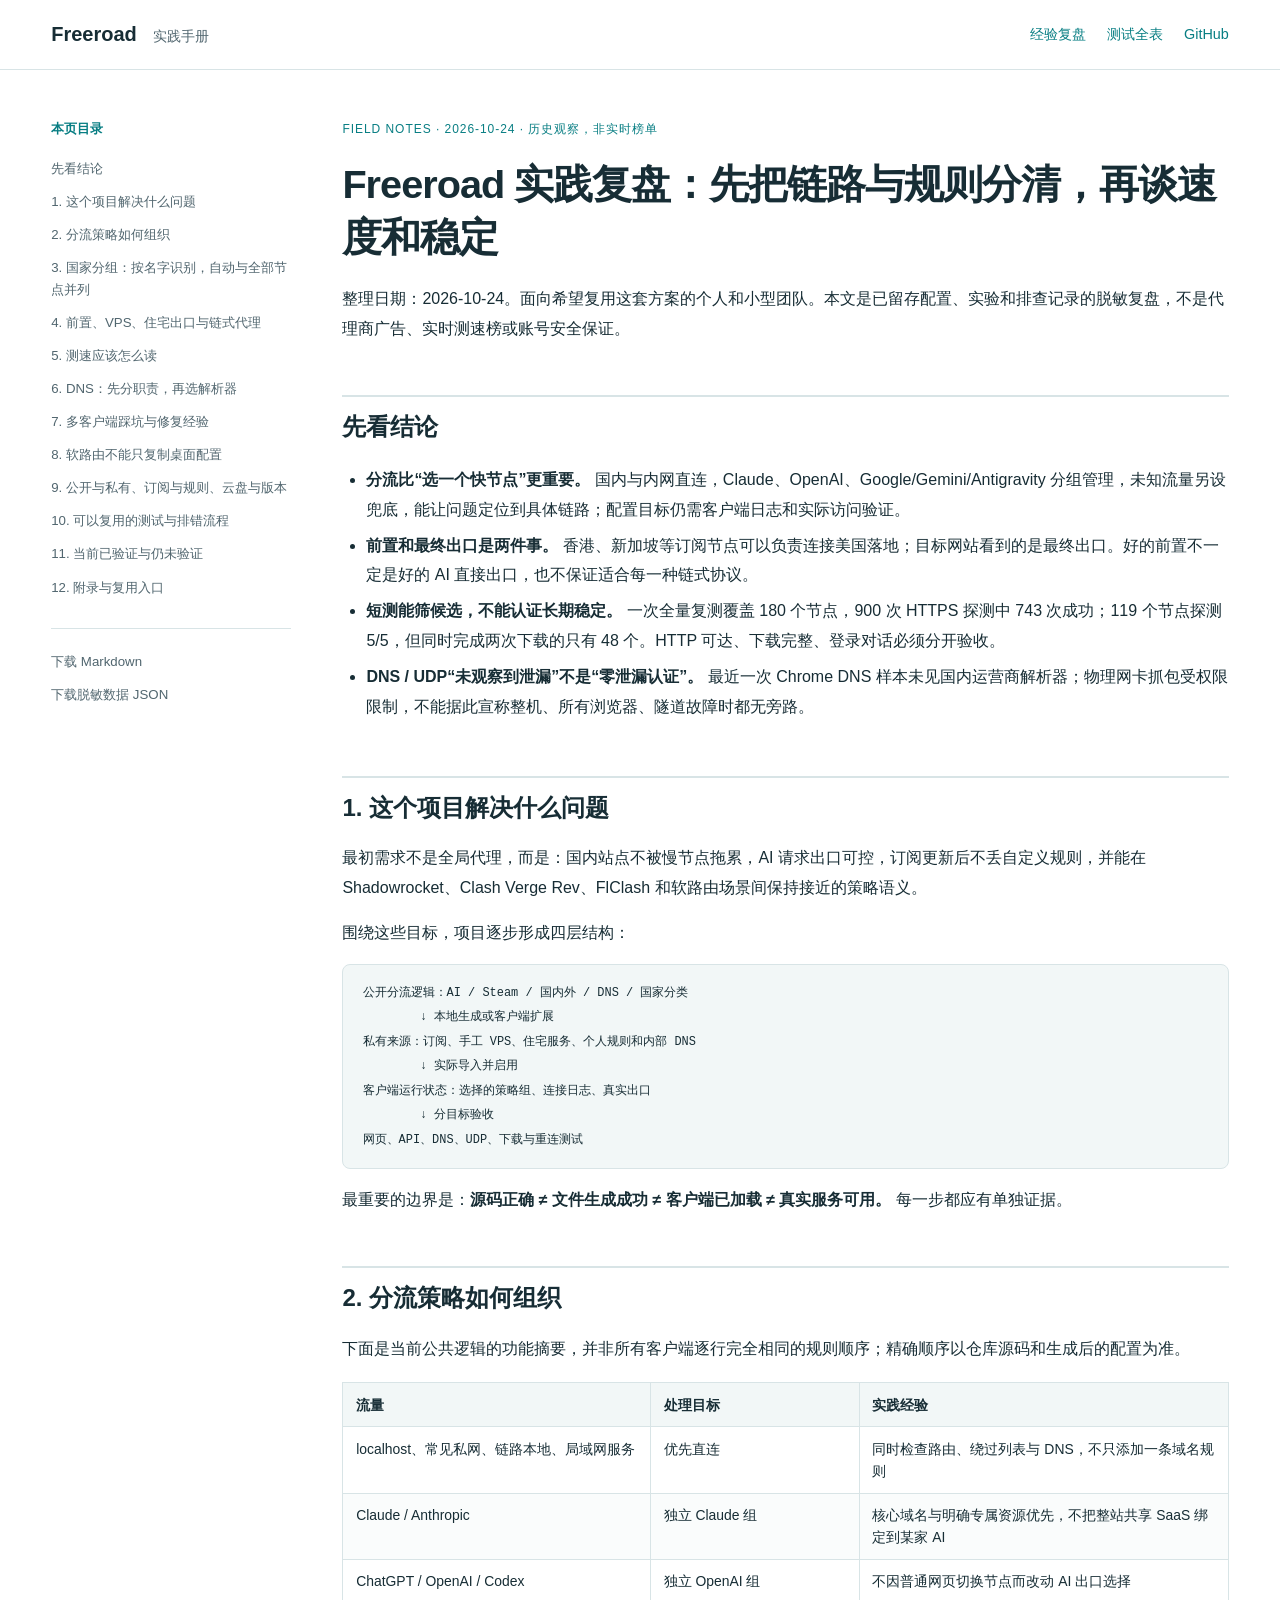
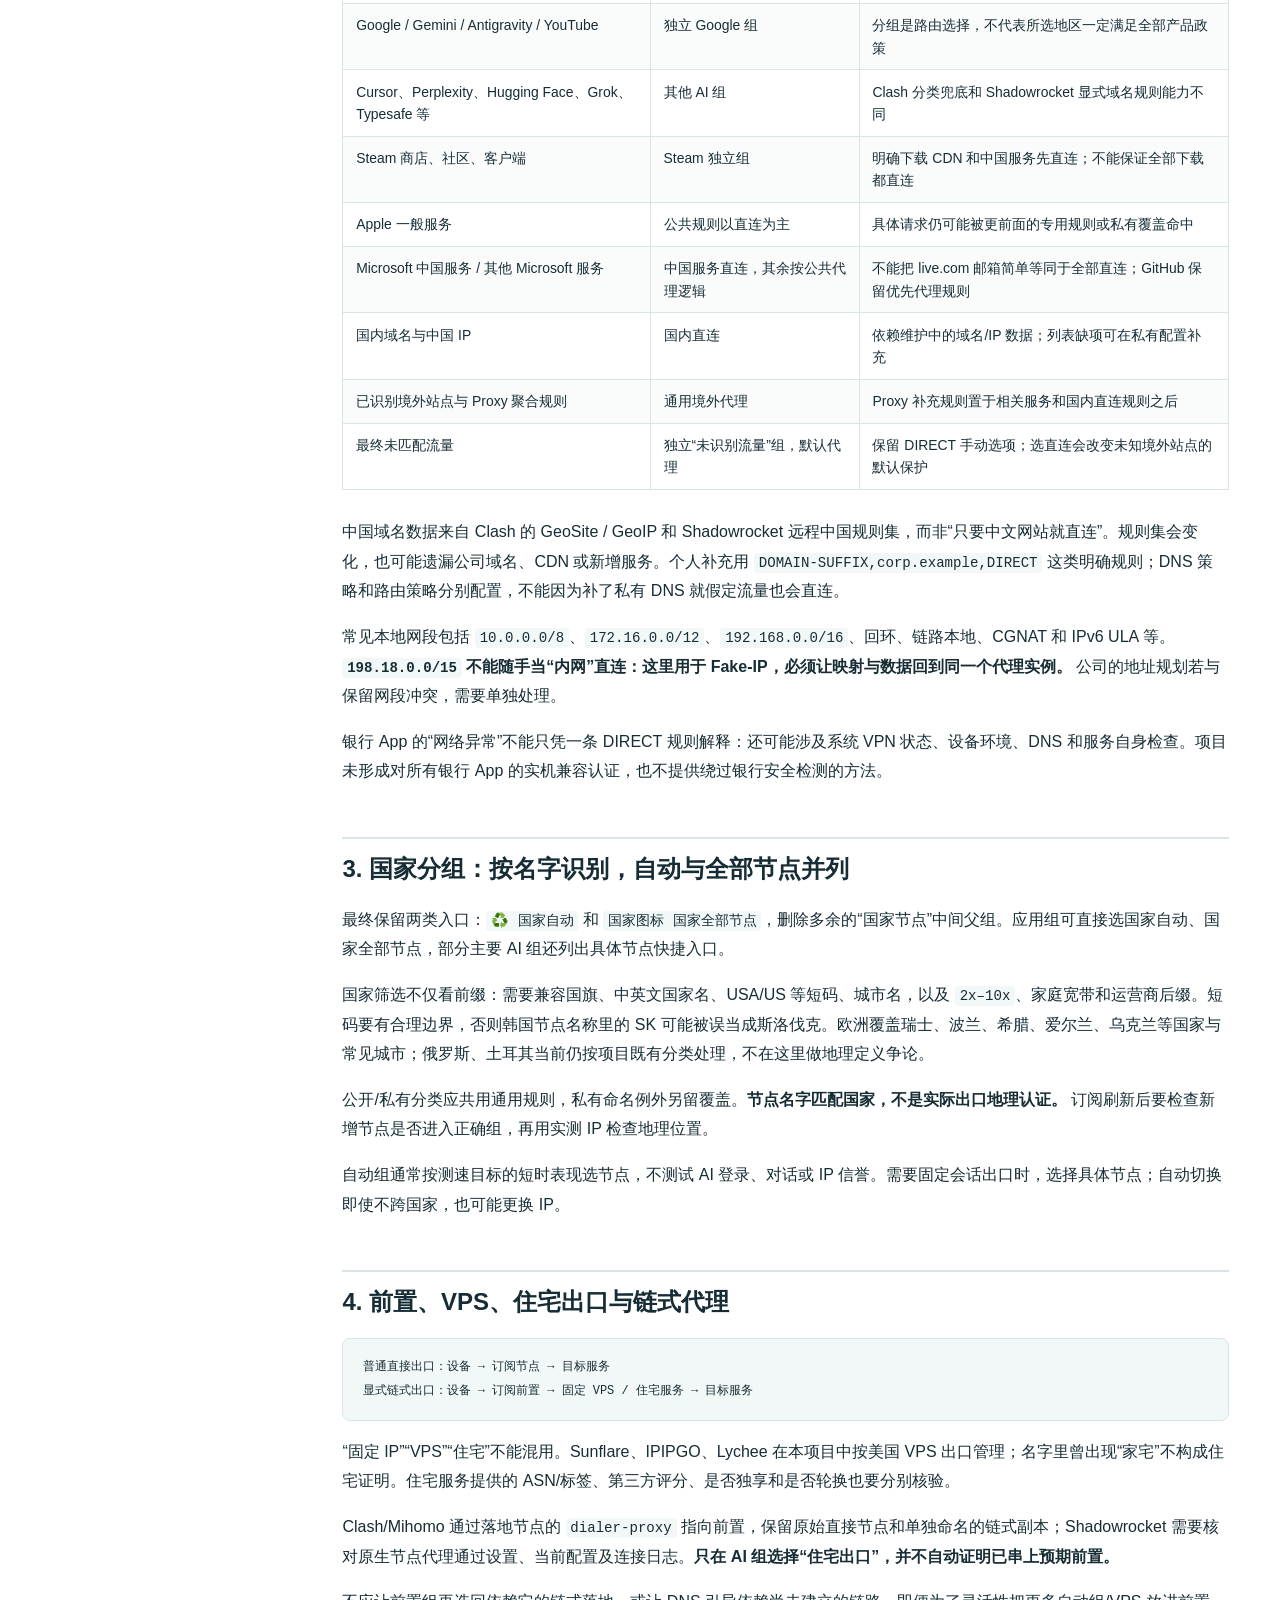
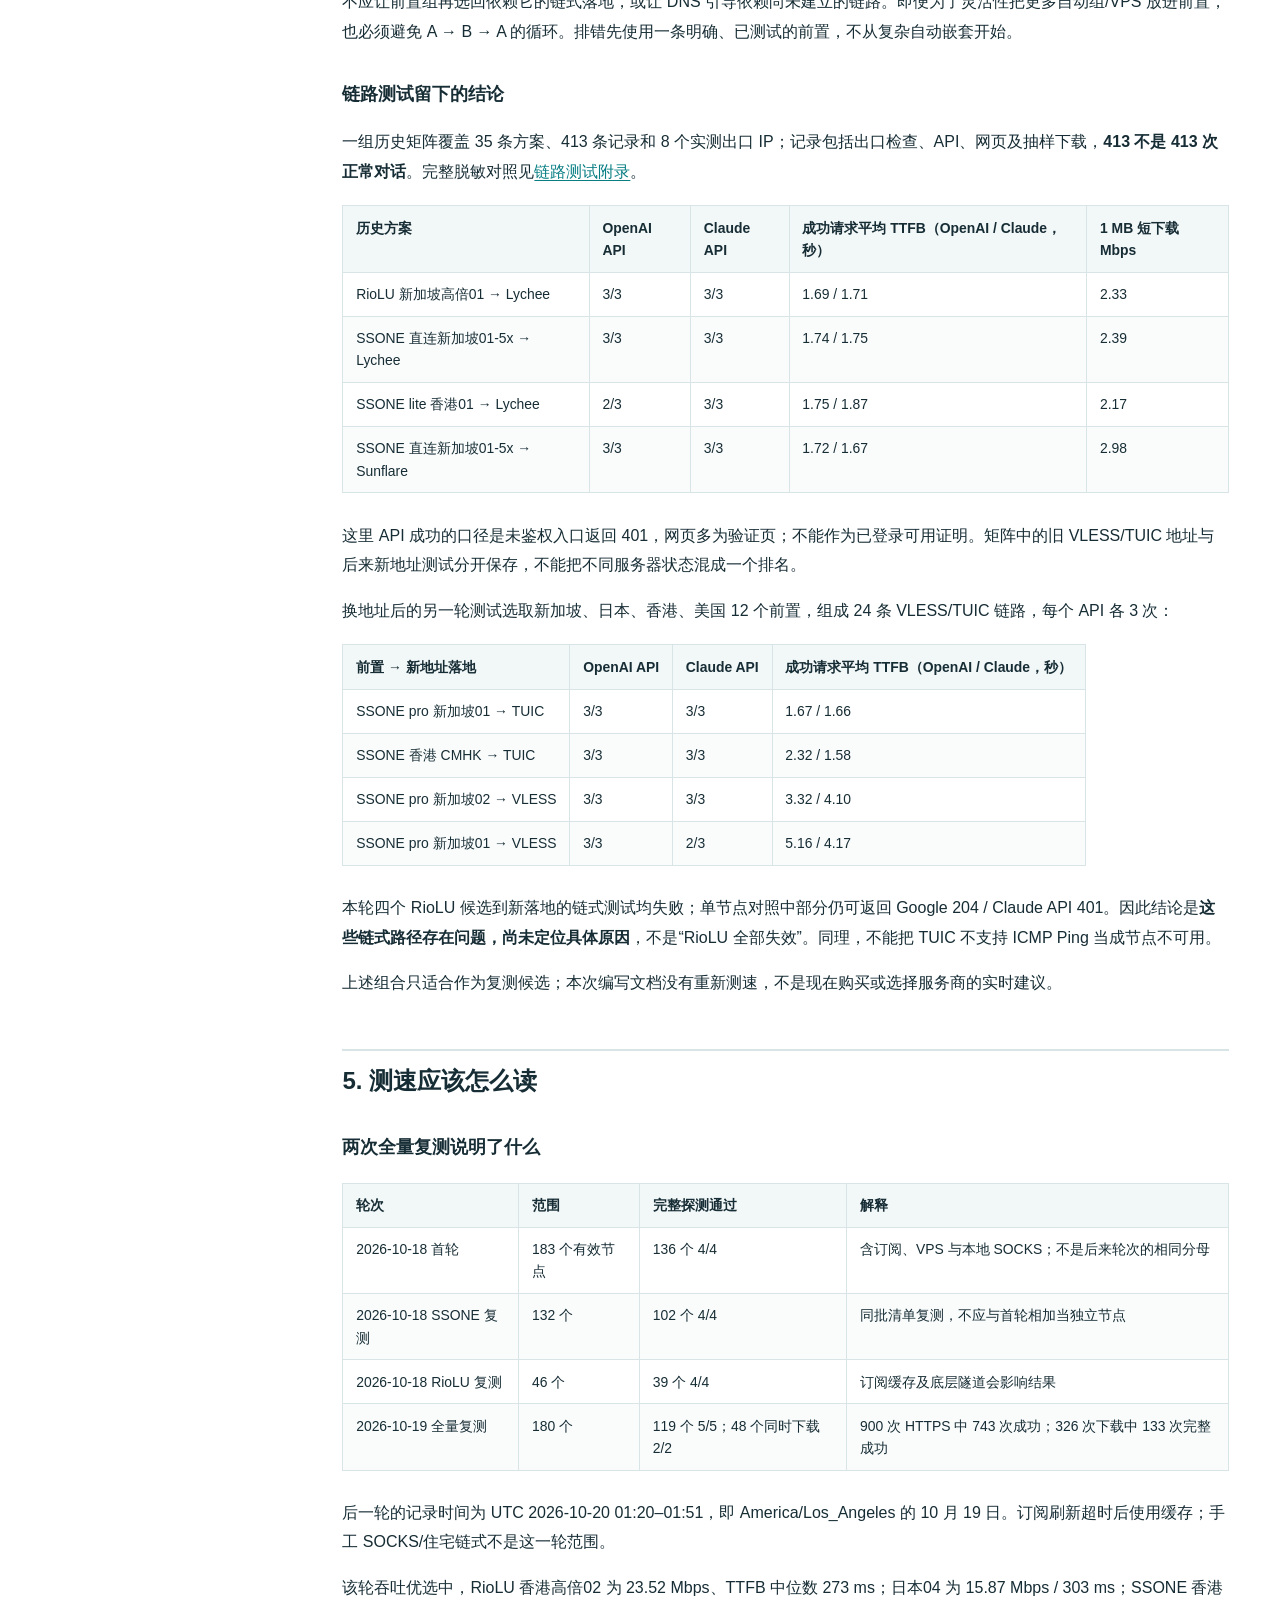
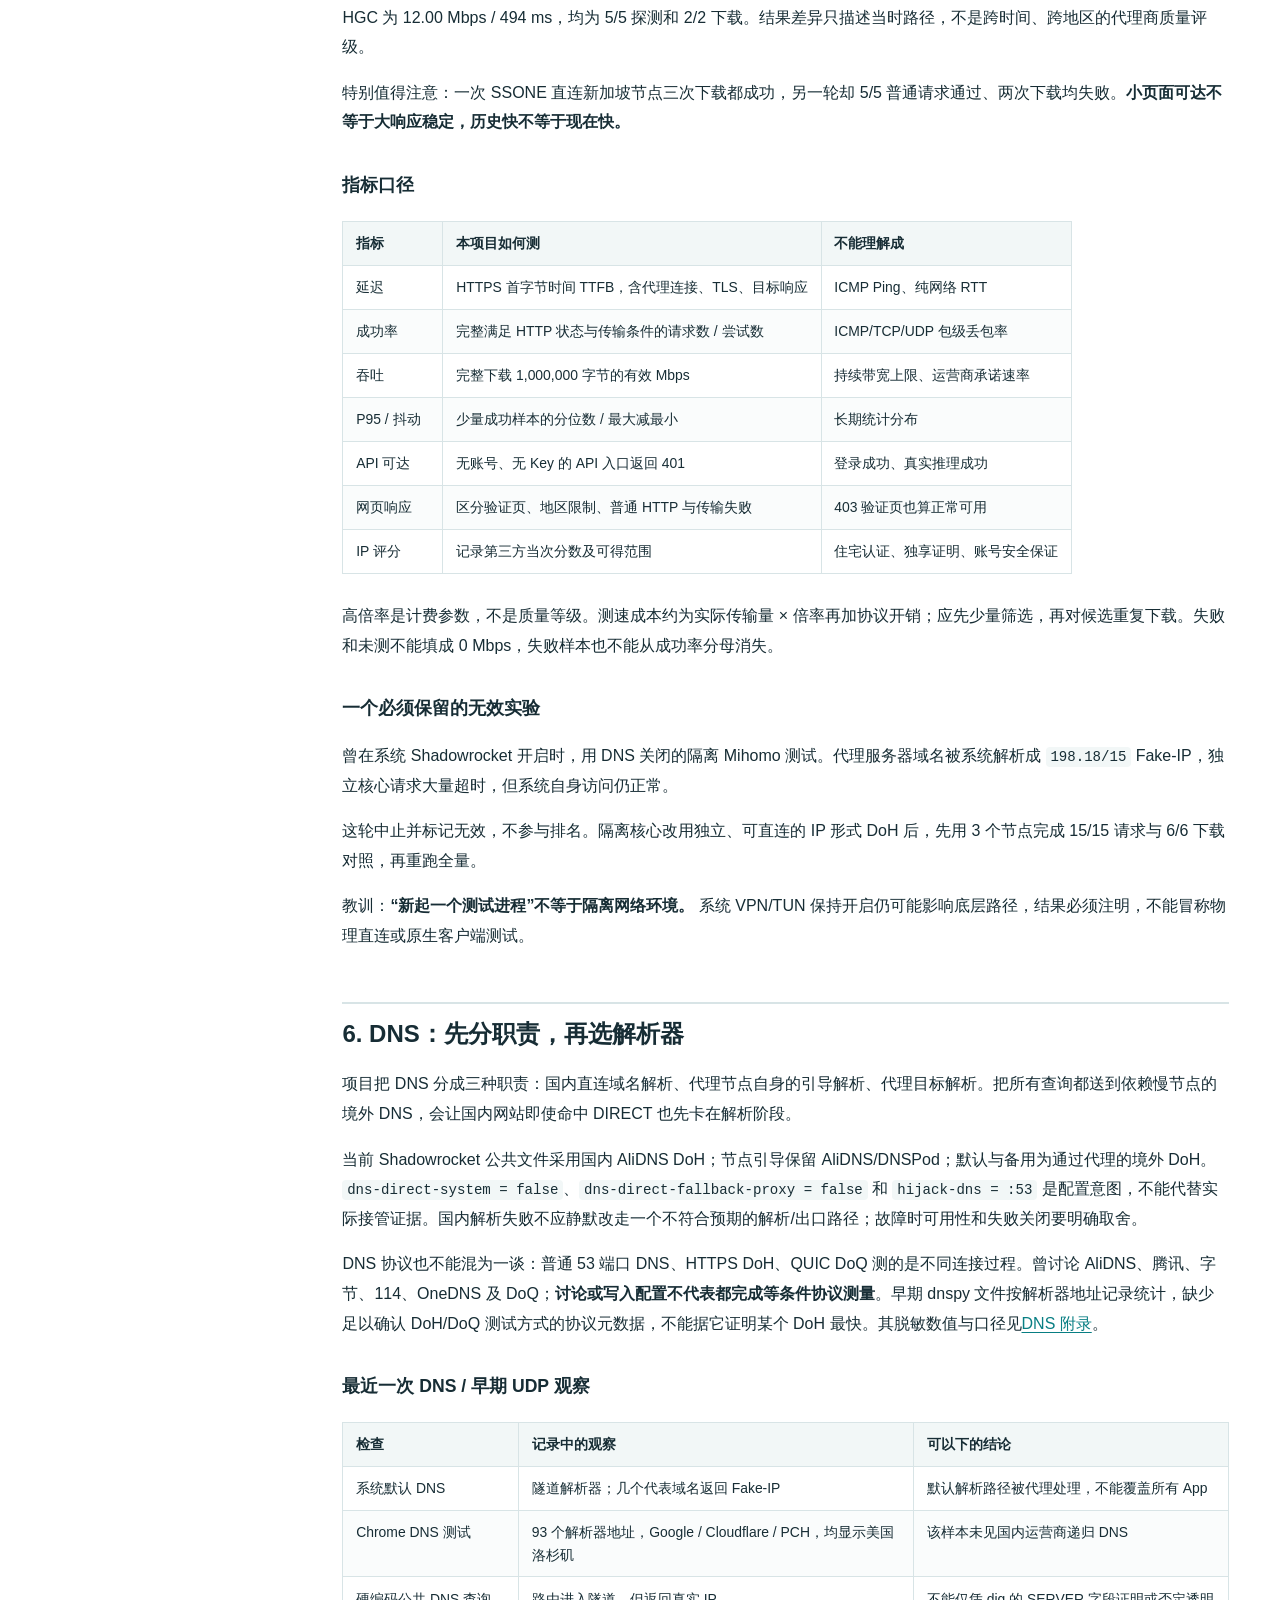
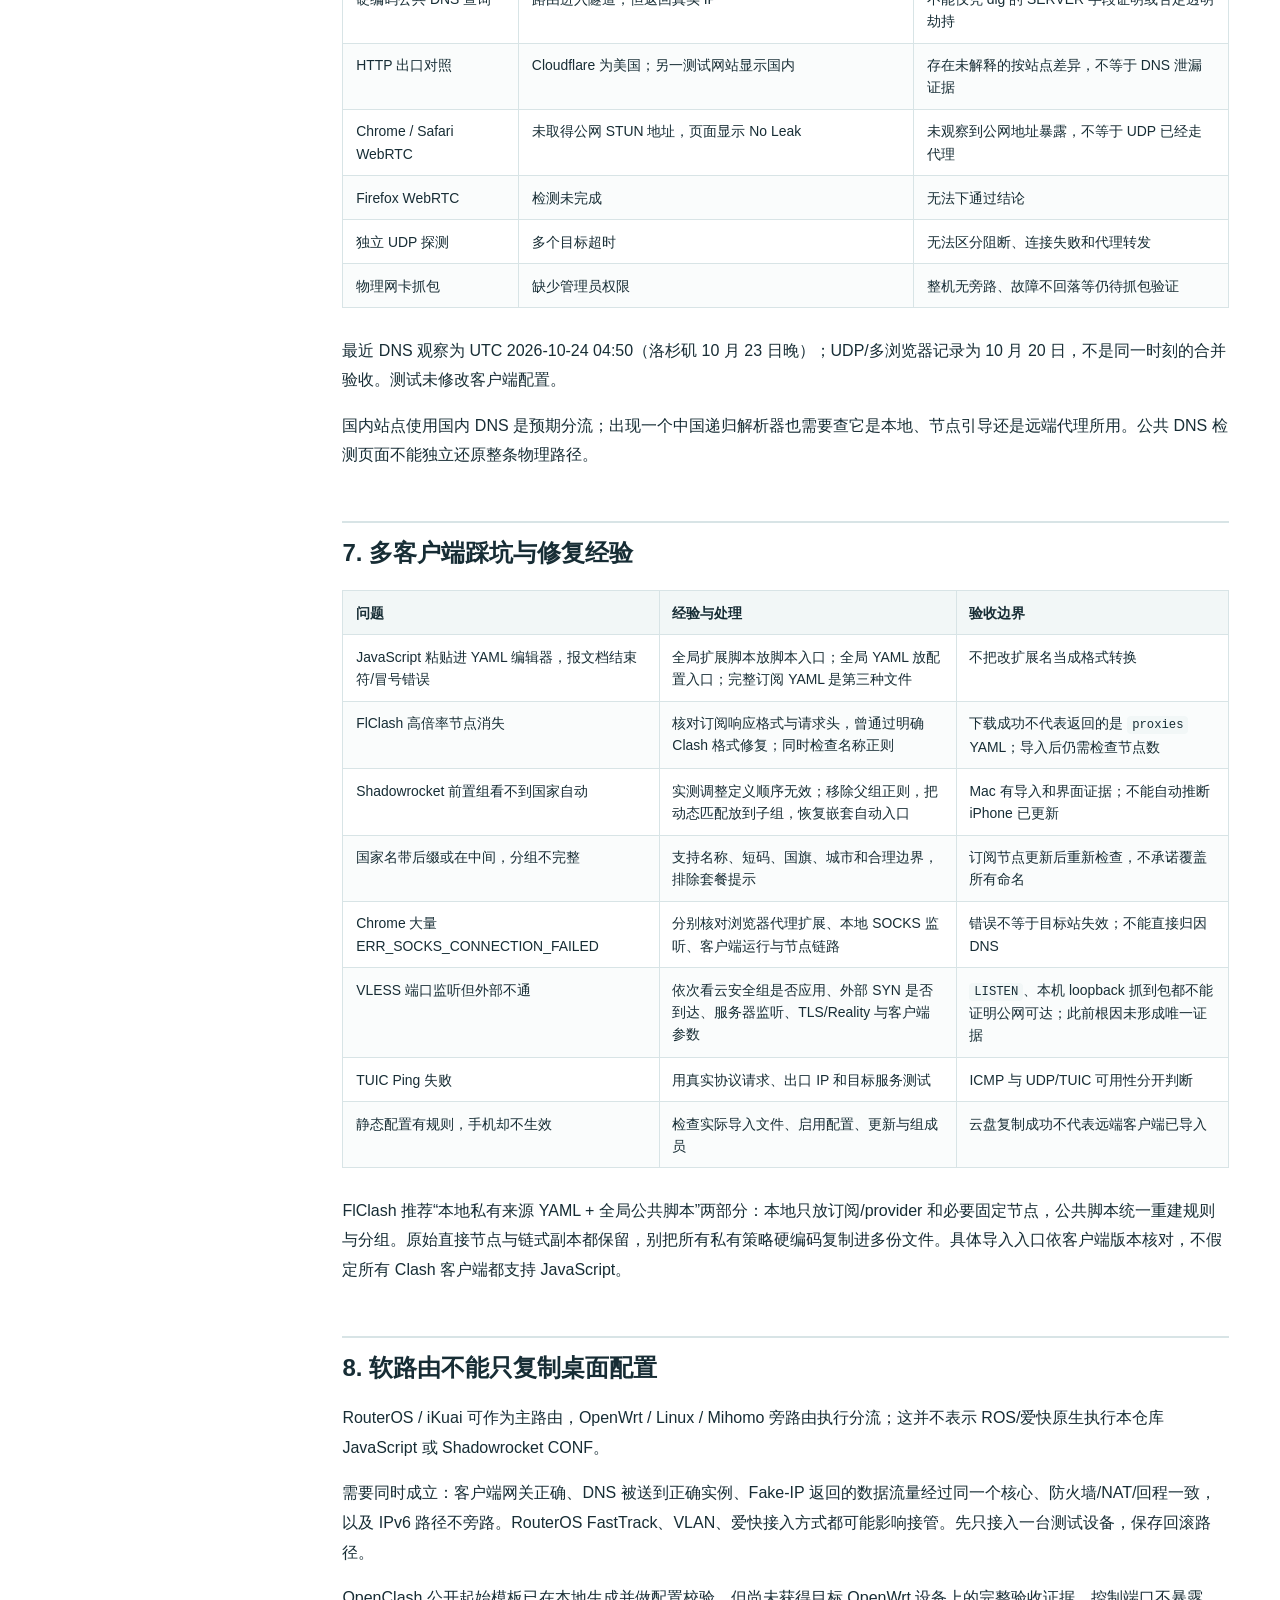
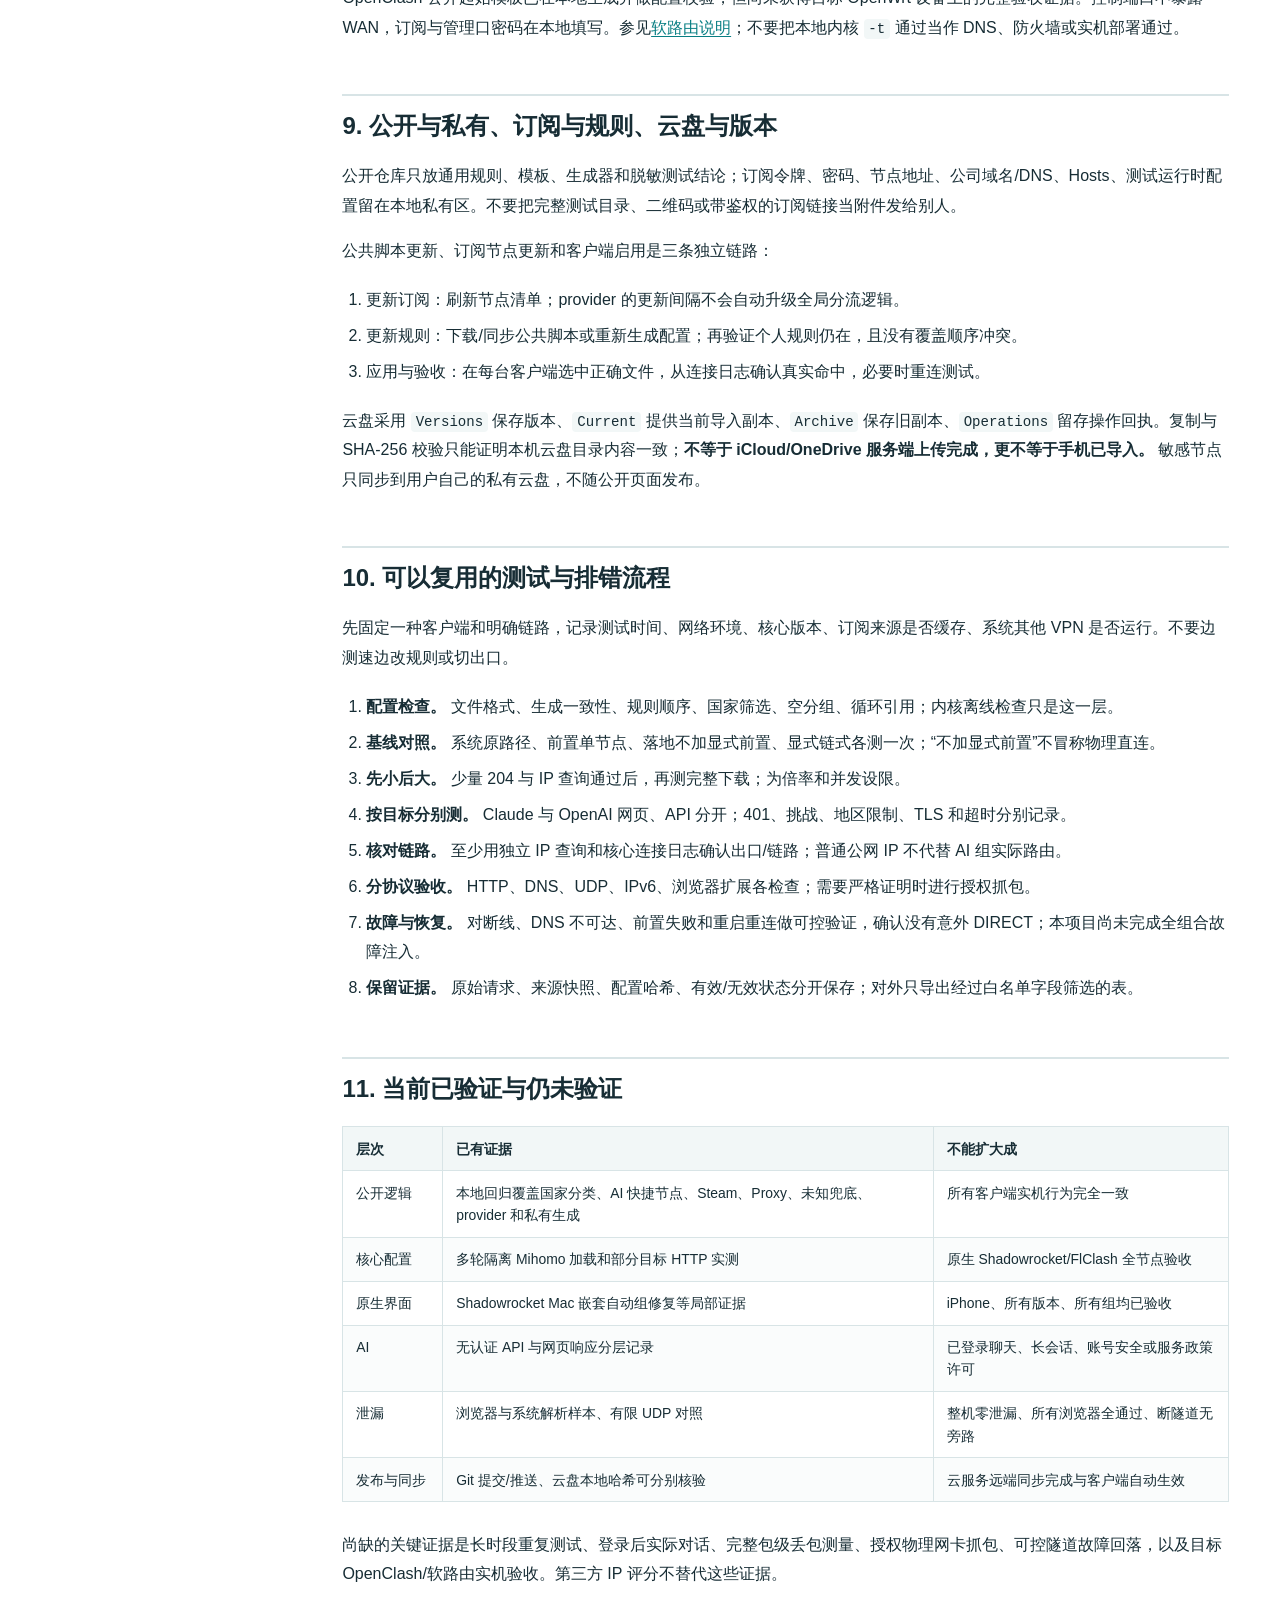
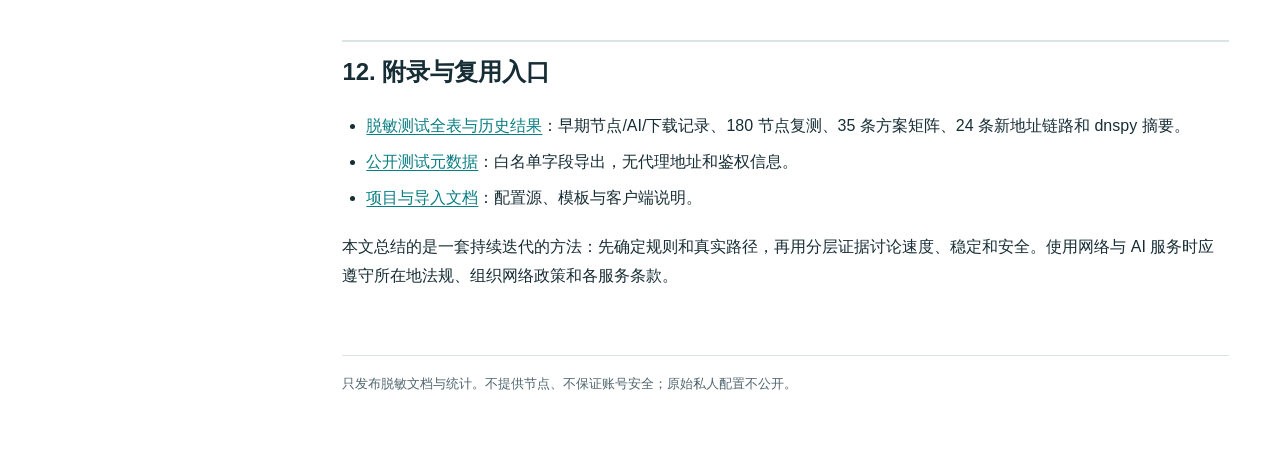
<file: index.html>
<!doctype html>
<html lang="zh-CN"><head><meta charset="utf-8"><meta name="viewport" content="width=device-width,initial-scale=1">
<meta name="description" content="Freeroad 多客户端分流、链式出口、DNS 与测试经验的脱敏复盘；区分真实观测与待验证结论。">
<title>Freeroad 实践复盘</title><link rel="stylesheet" href="./style.css"></head>
<body><header><a class="brand" href="./index.html">Freeroad <span>实践手册</span></a><nav aria-label="文档导航"><a href="./index.html">经验复盘</a><a href="./test-results.html">测试全表</a><a href="https://github.com/wikieden/freeroad">GitHub</a></nav></header>
<div class="shell"><aside aria-label="本页目录"><div class="aside-title">本页目录</div><a href="#先看结论">先看结论</a><a href="#1-这个项目解决什么问题">1. 这个项目解决什么问题</a><a href="#2-分流策略如何组织">2. 分流策略如何组织</a><a href="#3-国家分组按名字识别自动与全部节点并列">3. 国家分组：按名字识别，自动与全部节点并列</a><a href="#4-前置vps住宅出口与链式代理">4. 前置、VPS、住宅出口与链式代理</a><a href="#5-测速应该怎么读">5. 测速应该怎么读</a><a href="#6-dns先分职责再选解析器">6. DNS：先分职责，再选解析器</a><a href="#7-多客户端踩坑与修复经验">7. 多客户端踩坑与修复经验</a><a href="#8-软路由不能只复制桌面配置">8. 软路由不能只复制桌面配置</a><a href="#9-公开与私有订阅与规则云盘与版本">9. 公开与私有、订阅与规则、云盘与版本</a><a href="#10-可以复用的测试与排错流程">10. 可以复用的测试与排错流程</a><a href="#11-当前已验证与仍未验证">11. 当前已验证与仍未验证</a><a href="#12-附录与复用入口">12. 附录与复用入口</a><div class="downloads"><a href="./field-notes.md" download>下载 Markdown</a><a href="./evidence/public-test-data.json" download>下载脱敏数据 JSON</a></div></aside>
<main><div class="eyebrow">FIELD NOTES · 2026-10-24 · 历史观察，非实时榜单</div><article><h1 id="freeroad-实践复盘先把链路与规则分清再谈速度和稳定">Freeroad 实践复盘：先把链路与规则分清，再谈速度和稳定</h1>
<p dir="auto">整理日期：2026-10-24。面向希望复用这套方案的个人和小型团队。本文是已留存配置、实验和排查记录的脱敏复盘，不是代理商广告、实时测速榜或账号安全保证。</p>
<h2 id="先看结论">先看结论</h2>
<ul dir="auto">
<li><strong>分流比“选一个快节点”更重要。</strong> 国内与内网直连，Claude、OpenAI、Google/Gemini/Antigravity 分组管理，未知流量另设兜底，能让问题定位到具体链路；配置目标仍需客户端日志和实际访问验证。</li>
<li><strong>前置和最终出口是两件事。</strong> 香港、新加坡等订阅节点可以负责连接美国落地；目标网站看到的是最终出口。好的前置不一定是好的 AI 直接出口，也不保证适合每一种链式协议。</li>
<li><strong>短测能筛候选，不能认证长期稳定。</strong> 一次全量复测覆盖 180 个节点，900 次 HTTPS 探测中 743 次成功；119 个节点探测 5/5，但同时完成两次下载的只有 48 个。HTTP 可达、下载完整、登录对话必须分开验收。</li>
<li><strong>DNS / UDP“未观察到泄漏”不是“零泄漏认证”。</strong> 最近一次 Chrome DNS 样本未见国内运营商解析器；物理网卡抓包受权限限制，不能据此宣称整机、所有浏览器、隧道故障时都无旁路。</li>
</ul>
<h2 id="1-这个项目解决什么问题">1. 这个项目解决什么问题</h2>
<p dir="auto">最初需求不是全局代理，而是：国内站点不被慢节点拖累，AI 请求出口可控，订阅更新后不丢自定义规则，并能在 Shadowrocket、Clash Verge Rev、FlClash 和软路由场景间保持接近的策略语义。</p>
<p dir="auto">围绕这些目标，项目逐步形成四层结构：</p>
<pre lang="text" class="notranslate"><code class="notranslate">公开分流逻辑：AI / Steam / 国内外 / DNS / 国家分类
        ↓ 本地生成或客户端扩展
私有来源：订阅、手工 VPS、住宅服务、个人规则和内部 DNS
        ↓ 实际导入并启用
客户端运行状态：选择的策略组、连接日志、真实出口
        ↓ 分目标验收
网页、API、DNS、UDP、下载与重连测试
</code></pre>
<p dir="auto">最重要的边界是：<strong>源码正确 ≠ 文件生成成功 ≠ 客户端已加载 ≠ 真实服务可用。</strong> 每一步都应有单独证据。</p>
<h2 id="2-分流策略如何组织">2. 分流策略如何组织</h2>
<p dir="auto">下面是当前公共逻辑的功能摘要，并非所有客户端逐行完全相同的规则顺序；精确顺序以仓库源码和生成后的配置为准。</p>
<markdown-accessiblity-table><table role="table">
<thead>
<tr>
<th>流量</th>
<th>处理目标</th>
<th>实践经验</th>
</tr>
</thead>
<tbody>
<tr>
<td>localhost、常见私网、链路本地、局域网服务</td>
<td>优先直连</td>
<td>同时检查路由、绕过列表与 DNS，不只添加一条域名规则</td>
</tr>
<tr>
<td>Claude / Anthropic</td>
<td>独立 Claude 组</td>
<td>核心域名与明确专属资源优先，不把整站共享 SaaS 绑定到某家 AI</td>
</tr>
<tr>
<td>ChatGPT / OpenAI / Codex</td>
<td>独立 OpenAI 组</td>
<td>不因普通网页切换节点而改动 AI 出口选择</td>
</tr>
<tr>
<td>Google / Gemini / Antigravity / YouTube</td>
<td>独立 Google 组</td>
<td>分组是路由选择，不代表所选地区一定满足全部产品政策</td>
</tr>
<tr>
<td>Cursor、Perplexity、Hugging Face、Grok、Typesafe 等</td>
<td>其他 AI 组</td>
<td>Clash 分类兜底和 Shadowrocket 显式域名规则能力不同</td>
</tr>
<tr>
<td>Steam 商店、社区、客户端</td>
<td>Steam 独立组</td>
<td>明确下载 CDN 和中国服务先直连；不能保证全部下载都直连</td>
</tr>
<tr>
<td>Apple 一般服务</td>
<td>公共规则以直连为主</td>
<td>具体请求仍可能被更前面的专用规则或私有覆盖命中</td>
</tr>
<tr>
<td>Microsoft 中国服务 / 其他 Microsoft 服务</td>
<td>中国服务直连，其余按公共代理逻辑</td>
<td>不能把 live.com 邮箱简单等同于全部直连；GitHub 保留优先代理规则</td>
</tr>
<tr>
<td>国内域名与中国 IP</td>
<td>国内直连</td>
<td>依赖维护中的域名/IP 数据；列表缺项可在私有配置补充</td>
</tr>
<tr>
<td>已识别境外站点与 Proxy 聚合规则</td>
<td>通用境外代理</td>
<td>Proxy 补充规则置于相关服务和国内直连规则之后</td>
</tr>
<tr>
<td>最终未匹配流量</td>
<td>独立“未识别流量”组，默认代理</td>
<td>保留 DIRECT 手动选项；选直连会改变未知境外站点的默认保护</td>
</tr>
</tbody>
</table></markdown-accessiblity-table>
<p dir="auto">中国域名数据来自 Clash 的 GeoSite / GeoIP 和 Shadowrocket 远程中国规则集，而非“只要中文网站就直连”。规则集会变化，也可能遗漏公司域名、CDN 或新增服务。个人补充用 <code class="notranslate">DOMAIN-SUFFIX,corp.example,DIRECT</code> 这类明确规则；DNS 策略和路由策略分别配置，不能因为补了私有 DNS 就假定流量也会直连。</p>
<p dir="auto">常见本地网段包括 <code class="notranslate">10.0.0.0/8</code>、<code class="notranslate">172.16.0.0/12</code>、<code class="notranslate">192.168.0.0/16</code>、回环、链路本地、CGNAT 和 IPv6 ULA 等。<strong><code class="notranslate">198.18.0.0/15</code> 不能随手当“内网”直连：这里用于 Fake-IP，必须让映射与数据回到同一个代理实例。</strong> 公司的地址规划若与保留网段冲突，需要单独处理。</p>
<p dir="auto">银行 App 的“网络异常”不能只凭一条 DIRECT 规则解释：还可能涉及系统 VPN 状态、设备环境、DNS 和服务自身检查。项目未形成对所有银行 App 的实机兼容认证，也不提供绕过银行安全检测的方法。</p>
<h2 id="3-国家分组按名字识别自动与全部节点并列">3. 国家分组：按名字识别，自动与全部节点并列</h2>
<p dir="auto">最终保留两类入口：<code class="notranslate">♻️ 国家自动</code> 和 <code class="notranslate">国家图标 国家全部节点</code>，删除多余的“国家节点”中间父组。应用组可直接选国家自动、国家全部节点，部分主要 AI 组还列出具体节点快捷入口。</p>
<p dir="auto">国家筛选不仅看前缀：需要兼容国旗、中英文国家名、USA/US 等短码、城市名，以及 <code class="notranslate">2x–10x</code>、家庭宽带和运营商后缀。短码要有合理边界，否则韩国节点名称里的 SK 可能被误当成斯洛伐克。欧洲覆盖瑞士、波兰、希腊、爱尔兰、乌克兰等国家与常见城市；俄罗斯、土耳其当前仍按项目既有分类处理，不在这里做地理定义争论。</p>
<p dir="auto">公开/私有分类应共用通用规则，私有命名例外另留覆盖。<strong>节点名字匹配国家，不是实际出口地理认证。</strong> 订阅刷新后要检查新增节点是否进入正确组，再用实测 IP 检查地理位置。</p>
<p dir="auto">自动组通常按测速目标的短时表现选节点，不测试 AI 登录、对话或 IP 信誉。需要固定会话出口时，选择具体节点；自动切换即使不跨国家，也可能更换 IP。</p>
<h2 id="4-前置vps住宅出口与链式代理">4. 前置、VPS、住宅出口与链式代理</h2>
<pre lang="text" class="notranslate"><code class="notranslate">普通直接出口：设备 → 订阅节点 → 目标服务
显式链式出口：设备 → 订阅前置 → 固定 VPS / 住宅服务 → 目标服务
</code></pre>
<p dir="auto">“固定 IP”“VPS”“住宅”不能混用。Sunflare、IPIPGO、Lychee 在本项目中按美国 VPS 出口管理；名字里曾出现“家宅”不构成住宅证明。住宅服务提供的 ASN/标签、第三方评分、是否独享和是否轮换也要分别核验。</p>
<p dir="auto">Clash/Mihomo 通过落地节点的 <code class="notranslate">dialer-proxy</code> 指向前置，保留原始直接节点和单独命名的链式副本；Shadowrocket 需要核对原生节点代理通过设置、当前配置及连接日志。<strong>只在 AI 组选择“住宅出口”，并不自动证明已串上预期前置。</strong></p>
<p dir="auto">不应让前置组再选回依赖它的链式落地，或让 DNS 引导依赖尚未建立的链路。即便为了灵活性把更多自动组/VPS 放进前置，也必须避免 A → B → A 的循环。排错先使用一条明确、已测试的前置，不从复杂自动嵌套开始。</p>
<h3 id="链路测试留下的结论">链路测试留下的结论</h3>
<p dir="auto">一组历史矩阵覆盖 35 条方案、413 条记录和 8 个实测出口 IP；记录包括出口检查、API、网页及抽样下载，<strong>413 不是 413 次正常对话</strong>。完整脱敏对照见<a href="./test-results.html#%E9%93%BE%E5%BC%8F%E6%96%B9%E6%A1%88%E7%9F%A9%E9%98%B5">链路测试附录</a>。</p>
<markdown-accessiblity-table><table role="table">
<thead>
<tr>
<th>历史方案</th>
<th>OpenAI API</th>
<th>Claude API</th>
<th>成功请求平均 TTFB（OpenAI / Claude，秒）</th>
<th>1 MB 短下载 Mbps</th>
</tr>
</thead>
<tbody>
<tr>
<td>RioLU 新加坡高倍01 → Lychee</td>
<td>3/3</td>
<td>3/3</td>
<td>1.69 / 1.71</td>
<td>2.33</td>
</tr>
<tr>
<td>SSONE 直连新加坡01-5x → Lychee</td>
<td>3/3</td>
<td>3/3</td>
<td>1.74 / 1.75</td>
<td>2.39</td>
</tr>
<tr>
<td>SSONE lite 香港01 → Lychee</td>
<td>2/3</td>
<td>3/3</td>
<td>1.75 / 1.87</td>
<td>2.17</td>
</tr>
<tr>
<td>SSONE 直连新加坡01-5x → Sunflare</td>
<td>3/3</td>
<td>3/3</td>
<td>1.72 / 1.67</td>
<td>2.98</td>
</tr>
</tbody>
</table></markdown-accessiblity-table>
<p dir="auto">这里 API 成功的口径是未鉴权入口返回 401，网页多为验证页；不能作为已登录可用证明。矩阵中的旧 VLESS/TUIC 地址与后来新地址测试分开保存，不能把不同服务器状态混成一个排名。</p>
<p dir="auto">换地址后的另一轮测试选取新加坡、日本、香港、美国 12 个前置，组成 24 条 VLESS/TUIC 链路，每个 API 各 3 次：</p>
<markdown-accessiblity-table><table role="table">
<thead>
<tr>
<th>前置 → 新地址落地</th>
<th>OpenAI API</th>
<th>Claude API</th>
<th>成功请求平均 TTFB（OpenAI / Claude，秒）</th>
</tr>
</thead>
<tbody>
<tr>
<td>SSONE pro 新加坡01 → TUIC</td>
<td>3/3</td>
<td>3/3</td>
<td>1.67 / 1.66</td>
</tr>
<tr>
<td>SSONE 香港 CMHK → TUIC</td>
<td>3/3</td>
<td>3/3</td>
<td>2.32 / 1.58</td>
</tr>
<tr>
<td>SSONE pro 新加坡02 → VLESS</td>
<td>3/3</td>
<td>3/3</td>
<td>3.32 / 4.10</td>
</tr>
<tr>
<td>SSONE pro 新加坡01 → VLESS</td>
<td>3/3</td>
<td>2/3</td>
<td>5.16 / 4.17</td>
</tr>
</tbody>
</table></markdown-accessiblity-table>
<p dir="auto">本轮四个 RioLU 候选到新落地的链式测试均失败；单节点对照中部分仍可返回 Google 204 / Claude API 401。因此结论是<strong>这些链式路径存在问题，尚未定位具体原因</strong>，不是“RioLU 全部失效”。同理，不能把 TUIC 不支持 ICMP Ping 当成节点不可用。</p>
<p dir="auto">上述组合只适合作为复测候选；本次编写文档没有重新测速，不是现在购买或选择服务商的实时建议。</p>
<h2 id="5-测速应该怎么读">5. 测速应该怎么读</h2>
<h3 id="两次全量复测说明了什么">两次全量复测说明了什么</h3>
<markdown-accessiblity-table><table role="table">
<thead>
<tr>
<th>轮次</th>
<th>范围</th>
<th>完整探测通过</th>
<th>解释</th>
</tr>
</thead>
<tbody>
<tr>
<td>2026-10-18 首轮</td>
<td>183 个有效节点</td>
<td>136 个 4/4</td>
<td>含订阅、VPS 与本地 SOCKS；不是后来轮次的相同分母</td>
</tr>
<tr>
<td>2026-10-18 SSONE 复测</td>
<td>132 个</td>
<td>102 个 4/4</td>
<td>同批清单复测，不应与首轮相加当独立节点</td>
</tr>
<tr>
<td>2026-10-18 RioLU 复测</td>
<td>46 个</td>
<td>39 个 4/4</td>
<td>订阅缓存及底层隧道会影响结果</td>
</tr>
<tr>
<td>2026-10-19 全量复测</td>
<td>180 个</td>
<td>119 个 5/5；48 个同时下载 2/2</td>
<td>900 次 HTTPS 中 743 次成功；326 次下载中 133 次完整成功</td>
</tr>
</tbody>
</table></markdown-accessiblity-table>
<p dir="auto">后一轮的记录时间为 UTC 2026-10-20 01:20–01:51，即 America/Los_Angeles 的 10 月 19 日。订阅刷新超时后使用缓存；手工 SOCKS/住宅链式不是这一轮范围。</p>
<p dir="auto">该轮吞吐优选中，RioLU 香港高倍02 为 23.52 Mbps、TTFB 中位数 273 ms；日本04 为 15.87 Mbps / 303 ms；SSONE 香港 HGC 为 12.00 Mbps / 494 ms，均为 5/5 探测和 2/2 下载。结果差异只描述当时路径，不是跨时间、跨地区的代理商质量评级。</p>
<p dir="auto">特别值得注意：一次 SSONE 直连新加坡节点三次下载都成功，另一轮却 5/5 普通请求通过、两次下载均失败。<strong>小页面可达不等于大响应稳定，历史快不等于现在快。</strong></p>
<h3 id="指标口径">指标口径</h3>
<markdown-accessiblity-table><table role="table">
<thead>
<tr>
<th>指标</th>
<th>本项目如何测</th>
<th>不能理解成</th>
</tr>
</thead>
<tbody>
<tr>
<td>延迟</td>
<td>HTTPS 首字节时间 TTFB，含代理连接、TLS、目标响应</td>
<td>ICMP Ping、纯网络 RTT</td>
</tr>
<tr>
<td>成功率</td>
<td>完整满足 HTTP 状态与传输条件的请求数 / 尝试数</td>
<td>ICMP/TCP/UDP 包级丢包率</td>
</tr>
<tr>
<td>吞吐</td>
<td>完整下载 1,000,000 字节的有效 Mbps</td>
<td>持续带宽上限、运营商承诺速率</td>
</tr>
<tr>
<td>P95 / 抖动</td>
<td>少量成功样本的分位数 / 最大减最小</td>
<td>长期统计分布</td>
</tr>
<tr>
<td>API 可达</td>
<td>无账号、无 Key 的 API 入口返回 401</td>
<td>登录成功、真实推理成功</td>
</tr>
<tr>
<td>网页响应</td>
<td>区分验证页、地区限制、普通 HTTP 与传输失败</td>
<td>403 验证页也算正常可用</td>
</tr>
<tr>
<td>IP 评分</td>
<td>记录第三方当次分数及可得范围</td>
<td>住宅认证、独享证明、账号安全保证</td>
</tr>
</tbody>
</table></markdown-accessiblity-table>
<p dir="auto">高倍率是计费参数，不是质量等级。测速成本约为实际传输量 × 倍率再加协议开销；应先少量筛选，再对候选重复下载。失败和未测不能填成 0 Mbps，失败样本也不能从成功率分母消失。</p>
<h3 id="一个必须保留的无效实验">一个必须保留的无效实验</h3>
<p dir="auto">曾在系统 Shadowrocket 开启时，用 DNS 关闭的隔离 Mihomo 测试。代理服务器域名被系统解析成 <code class="notranslate">198.18/15</code> Fake-IP，独立核心请求大量超时，但系统自身访问仍正常。</p>
<p dir="auto">这轮中止并标记无效，不参与排名。隔离核心改用独立、可直连的 IP 形式 DoH 后，先用 3 个节点完成 15/15 请求与 6/6 下载对照，再重跑全量。</p>
<p dir="auto">教训：<strong>“新起一个测试进程”不等于隔离网络环境。</strong> 系统 VPN/TUN 保持开启仍可能影响底层路径，结果必须注明，不能冒称物理直连或原生客户端测试。</p>
<h2 id="6-dns先分职责再选解析器">6. DNS：先分职责，再选解析器</h2>
<p dir="auto">项目把 DNS 分成三种职责：国内直连域名解析、代理节点自身的引导解析、代理目标解析。把所有查询都送到依赖慢节点的境外 DNS，会让国内网站即使命中 DIRECT 也先卡在解析阶段。</p>
<p dir="auto">当前 Shadowrocket 公共文件采用国内 AliDNS DoH；节点引导保留 AliDNS/DNSPod；默认与备用为通过代理的境外 DoH。<code class="notranslate">dns-direct-system = false</code>、<code class="notranslate">dns-direct-fallback-proxy = false</code> 和 <code class="notranslate">hijack-dns = :53</code> 是配置意图，不能代替实际接管证据。国内解析失败不应静默改走一个不符合预期的解析/出口路径；故障时可用性和失败关闭要明确取舍。</p>
<p dir="auto">DNS 协议也不能混为一谈：普通 53 端口 DNS、HTTPS DoH、QUIC DoQ 测的是不同连接过程。曾讨论 AliDNS、腾讯、字节、114、OneDNS 及 DoQ；<strong>讨论或写入配置不代表都完成等条件协议测量</strong>。早期 dnspy 文件按解析器地址记录统计，缺少足以确认 DoH/DoQ 测试方式的协议元数据，不能据它证明某个 DoH 最快。其脱敏数值与口径见<a href="./test-results.html#dnspy-%E5%8E%86%E5%8F%B2%E5%BF%AB%E7%85%A7">DNS 附录</a>。</p>
<h3 id="最近一次-dns--早期-udp-观察">最近一次 DNS / 早期 UDP 观察</h3>
<markdown-accessiblity-table><table role="table">
<thead>
<tr>
<th>检查</th>
<th>记录中的观察</th>
<th>可以下的结论</th>
</tr>
</thead>
<tbody>
<tr>
<td>系统默认 DNS</td>
<td>隧道解析器；几个代表域名返回 Fake-IP</td>
<td>默认解析路径被代理处理，不能覆盖所有 App</td>
</tr>
<tr>
<td>Chrome DNS 测试</td>
<td>93 个解析器地址，Google / Cloudflare / PCH，均显示美国洛杉矶</td>
<td>该样本未见国内运营商递归 DNS</td>
</tr>
<tr>
<td>硬编码公共 DNS 查询</td>
<td>路由进入隧道，但返回真实 IP</td>
<td>不能仅凭 dig 的 SERVER 字段证明或否定透明劫持</td>
</tr>
<tr>
<td>HTTP 出口对照</td>
<td>Cloudflare 为美国；另一测试网站显示国内</td>
<td>存在未解释的按站点差异，不等于 DNS 泄漏证据</td>
</tr>
<tr>
<td>Chrome / Safari WebRTC</td>
<td>未取得公网 STUN 地址，页面显示 No Leak</td>
<td>未观察到公网地址暴露，不等于 UDP 已经走代理</td>
</tr>
<tr>
<td>Firefox WebRTC</td>
<td>检测未完成</td>
<td>无法下通过结论</td>
</tr>
<tr>
<td>独立 UDP 探测</td>
<td>多个目标超时</td>
<td>无法区分阻断、连接失败和代理转发</td>
</tr>
<tr>
<td>物理网卡抓包</td>
<td>缺少管理员权限</td>
<td>整机无旁路、故障不回落等仍待抓包验证</td>
</tr>
</tbody>
</table></markdown-accessiblity-table>
<p dir="auto">最近 DNS 观察为 UTC 2026-10-24 04:50（洛杉矶 10 月 23 日晚）；UDP/多浏览器记录为 10 月 20 日，不是同一时刻的合并验收。测试未修改客户端配置。</p>
<p dir="auto">国内站点使用国内 DNS 是预期分流；出现一个中国递归解析器也需要查它是本地、节点引导还是远端代理所用。公共 DNS 检测页面不能独立还原整条物理路径。</p>
<h2 id="7-多客户端踩坑与修复经验">7. 多客户端踩坑与修复经验</h2>
<markdown-accessiblity-table><table role="table">
<thead>
<tr>
<th>问题</th>
<th>经验与处理</th>
<th>验收边界</th>
</tr>
</thead>
<tbody>
<tr>
<td>JavaScript 粘贴进 YAML 编辑器，报文档结束符/冒号错误</td>
<td>全局扩展脚本放脚本入口；全局 YAML 放配置入口；完整订阅 YAML 是第三种文件</td>
<td>不把改扩展名当成格式转换</td>
</tr>
<tr>
<td>FlClash 高倍率节点消失</td>
<td>核对订阅响应格式与请求头，曾通过明确 Clash 格式修复；同时检查名称正则</td>
<td>下载成功不代表返回的是 <code class="notranslate">proxies</code> YAML；导入后仍需检查节点数</td>
</tr>
<tr>
<td>Shadowrocket 前置组看不到国家自动</td>
<td>实测调整定义顺序无效；移除父组正则，把动态匹配放到子组，恢复嵌套自动入口</td>
<td>Mac 有导入和界面证据；不能自动推断 iPhone 已更新</td>
</tr>
<tr>
<td>国家名带后缀或在中间，分组不完整</td>
<td>支持名称、短码、国旗、城市和合理边界，排除套餐提示</td>
<td>订阅节点更新后重新检查，不承诺覆盖所有命名</td>
</tr>
<tr>
<td>Chrome 大量 ERR_SOCKS_CONNECTION_FAILED</td>
<td>分别核对浏览器代理扩展、本地 SOCKS 监听、客户端运行与节点链路</td>
<td>错误不等于目标站失效；不能直接归因 DNS</td>
</tr>
<tr>
<td>VLESS 端口监听但外部不通</td>
<td>依次看云安全组是否应用、外部 SYN 是否到达、服务器监听、TLS/Reality 与客户端参数</td>
<td><code class="notranslate">LISTEN</code>、本机 loopback 抓到包都不能证明公网可达；此前根因未形成唯一证据</td>
</tr>
<tr>
<td>TUIC Ping 失败</td>
<td>用真实协议请求、出口 IP 和目标服务测试</td>
<td>ICMP 与 UDP/TUIC 可用性分开判断</td>
</tr>
<tr>
<td>静态配置有规则，手机却不生效</td>
<td>检查实际导入文件、启用配置、更新与组成员</td>
<td>云盘复制成功不代表远端客户端已导入</td>
</tr>
</tbody>
</table></markdown-accessiblity-table>
<p dir="auto">FlClash 推荐“本地私有来源 YAML + 全局公共脚本”两部分：本地只放订阅/provider 和必要固定节点，公共脚本统一重建规则与分组。原始直接节点与链式副本都保留，别把所有私有策略硬编码复制进多份文件。具体导入入口依客户端版本核对，不假定所有 Clash 客户端都支持 JavaScript。</p>
<h2 id="8-软路由不能只复制桌面配置">8. 软路由不能只复制桌面配置</h2>
<p dir="auto">RouterOS / iKuai 可作为主路由，OpenWrt / Linux / Mihomo 旁路由执行分流；这并不表示 ROS/爱快原生执行本仓库 JavaScript 或 Shadowrocket CONF。</p>
<p dir="auto">需要同时成立：客户端网关正确、DNS 被送到正确实例、Fake-IP 返回的数据流量经过同一个核心、防火墙/NAT/回程一致，以及 IPv6 路径不旁路。RouterOS FastTrack、VLAN、爱快接入方式都可能影响接管。先只接入一台测试设备，保存回滚路径。</p>
<p dir="auto">OpenClash 公开起始模板已在本地生成并做配置校验，但尚未获得目标 OpenWrt 设备上的完整验收证据。控制端口不暴露 WAN，订阅与管理口密码在本地填写。参见<a href="https://github.com/wikieden/freeroad/blob/main/docs/soft-router.md">软路由说明</a>；不要把本地内核 <code class="notranslate">-t</code> 通过当作 DNS、防火墙或实机部署通过。</p>
<h2 id="9-公开与私有订阅与规则云盘与版本">9. 公开与私有、订阅与规则、云盘与版本</h2>
<p dir="auto">公开仓库只放通用规则、模板、生成器和脱敏测试结论；订阅令牌、密码、节点地址、公司域名/DNS、Hosts、测试运行时配置留在本地私有区。不要把完整测试目录、二维码或带鉴权的订阅链接当附件发给别人。</p>
<p dir="auto">公共脚本更新、订阅节点更新和客户端启用是三条独立链路：</p>
<ol dir="auto">
<li>更新订阅：刷新节点清单；provider 的更新间隔不会自动升级全局分流逻辑。</li>
<li>更新规则：下载/同步公共脚本或重新生成配置；再验证个人规则仍在，且没有覆盖顺序冲突。</li>
<li>应用与验收：在每台客户端选中正确文件，从连接日志确认真实命中，必要时重连测试。</li>
</ol>
<p dir="auto">云盘采用 <code class="notranslate">Versions</code> 保存版本、<code class="notranslate">Current</code> 提供当前导入副本、<code class="notranslate">Archive</code> 保存旧副本、<code class="notranslate">Operations</code> 留存操作回执。复制与 SHA-256 校验只能证明本机云盘目录内容一致；<strong>不等于 iCloud/OneDrive 服务端上传完成，更不等于手机已导入。</strong> 敏感节点只同步到用户自己的私有云盘，不随公开页面发布。</p>
<h2 id="10-可以复用的测试与排错流程">10. 可以复用的测试与排错流程</h2>
<p dir="auto">先固定一种客户端和明确链路，记录测试时间、网络环境、核心版本、订阅来源是否缓存、系统其他 VPN 是否运行。不要边测速边改规则或切出口。</p>
<ol dir="auto">
<li><strong>配置检查。</strong> 文件格式、生成一致性、规则顺序、国家筛选、空分组、循环引用；内核离线检查只是这一层。</li>
<li><strong>基线对照。</strong> 系统原路径、前置单节点、落地不加显式前置、显式链式各测一次；“不加显式前置”不冒称物理直连。</li>
<li><strong>先小后大。</strong> 少量 204 与 IP 查询通过后，再测完整下载；为倍率和并发设限。</li>
<li><strong>按目标分别测。</strong> Claude 与 OpenAI 网页、API 分开；401、挑战、地区限制、TLS 和超时分别记录。</li>
<li><strong>核对链路。</strong> 至少用独立 IP 查询和核心连接日志确认出口/链路；普通公网 IP 不代替 AI 组实际路由。</li>
<li><strong>分协议验收。</strong> HTTP、DNS、UDP、IPv6、浏览器扩展各检查；需要严格证明时进行授权抓包。</li>
<li><strong>故障与恢复。</strong> 对断线、DNS 不可达、前置失败和重启重连做可控验证，确认没有意外 DIRECT；本项目尚未完成全组合故障注入。</li>
<li><strong>保留证据。</strong> 原始请求、来源快照、配置哈希、有效/无效状态分开保存；对外只导出经过白名单字段筛选的表。</li>
</ol>
<h2 id="11-当前已验证与仍未验证">11. 当前已验证与仍未验证</h2>
<markdown-accessiblity-table><table role="table">
<thead>
<tr>
<th>层次</th>
<th>已有证据</th>
<th>不能扩大成</th>
</tr>
</thead>
<tbody>
<tr>
<td>公开逻辑</td>
<td>本地回归覆盖国家分类、AI 快捷节点、Steam、Proxy、未知兜底、provider 和私有生成</td>
<td>所有客户端实机行为完全一致</td>
</tr>
<tr>
<td>核心配置</td>
<td>多轮隔离 Mihomo 加载和部分目标 HTTP 实测</td>
<td>原生 Shadowrocket/FlClash 全节点验收</td>
</tr>
<tr>
<td>原生界面</td>
<td>Shadowrocket Mac 嵌套自动组修复等局部证据</td>
<td>iPhone、所有版本、所有组均已验收</td>
</tr>
<tr>
<td>AI</td>
<td>无认证 API 与网页响应分层记录</td>
<td>已登录聊天、长会话、账号安全或服务政策许可</td>
</tr>
<tr>
<td>泄漏</td>
<td>浏览器与系统解析样本、有限 UDP 对照</td>
<td>整机零泄漏、所有浏览器全通过、断隧道无旁路</td>
</tr>
<tr>
<td>发布与同步</td>
<td>Git 提交/推送、云盘本地哈希可分别核验</td>
<td>云服务远端同步完成与客户端自动生效</td>
</tr>
</tbody>
</table></markdown-accessiblity-table>
<p dir="auto">尚缺的关键证据是长时段重复测试、登录后实际对话、完整包级丢包测量、授权物理网卡抓包、可控隧道故障回落，以及目标 OpenClash/软路由实机验收。第三方 IP 评分不替代这些证据。</p>
<h2 id="12-附录与复用入口">12. 附录与复用入口</h2>
<ul dir="auto">
<li><a href="./test-results.html">脱敏测试全表与历史结果</a>：早期节点/AI/下载记录、180 节点复测、35 条方案矩阵、24 条新地址链路和 dnspy 摘要。</li>
<li><a href="./evidence/public-test-data.json">公开测试元数据</a>：白名单字段导出，无代理地址和鉴权信息。</li>
<li><a href="https://github.com/wikieden/freeroad">项目与导入文档</a>：配置源、模板与客户端说明。</li>
</ul>
<p dir="auto">本文总结的是一套持续迭代的方法：先确定规则和真实路径，再用分层证据讨论速度、稳定和安全。使用网络与 AI 服务时应遵守所在地法规、组织网络政策和各服务条款。</p></article><footer>只发布脱敏文档与统计。不提供节点、不保证账号安全；原始私人配置不公开。</footer></main></div></body></html>
</file>
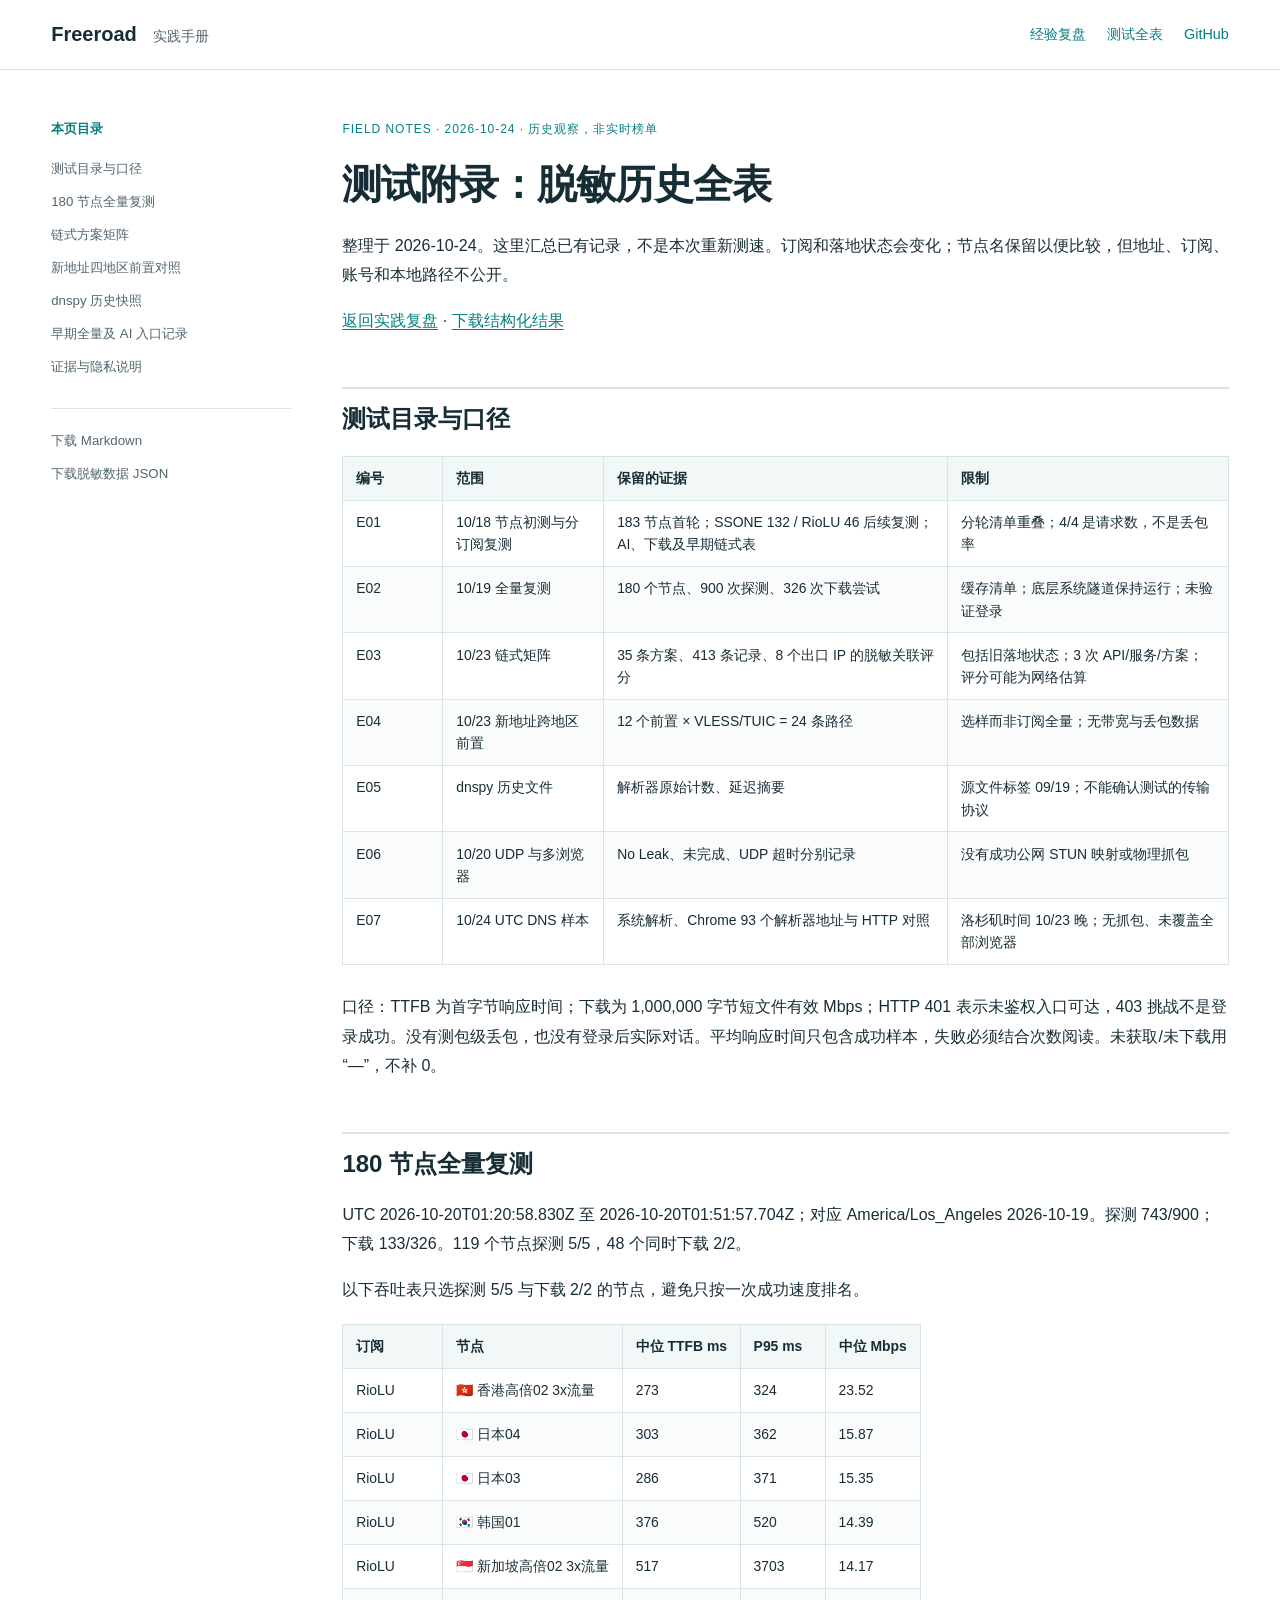
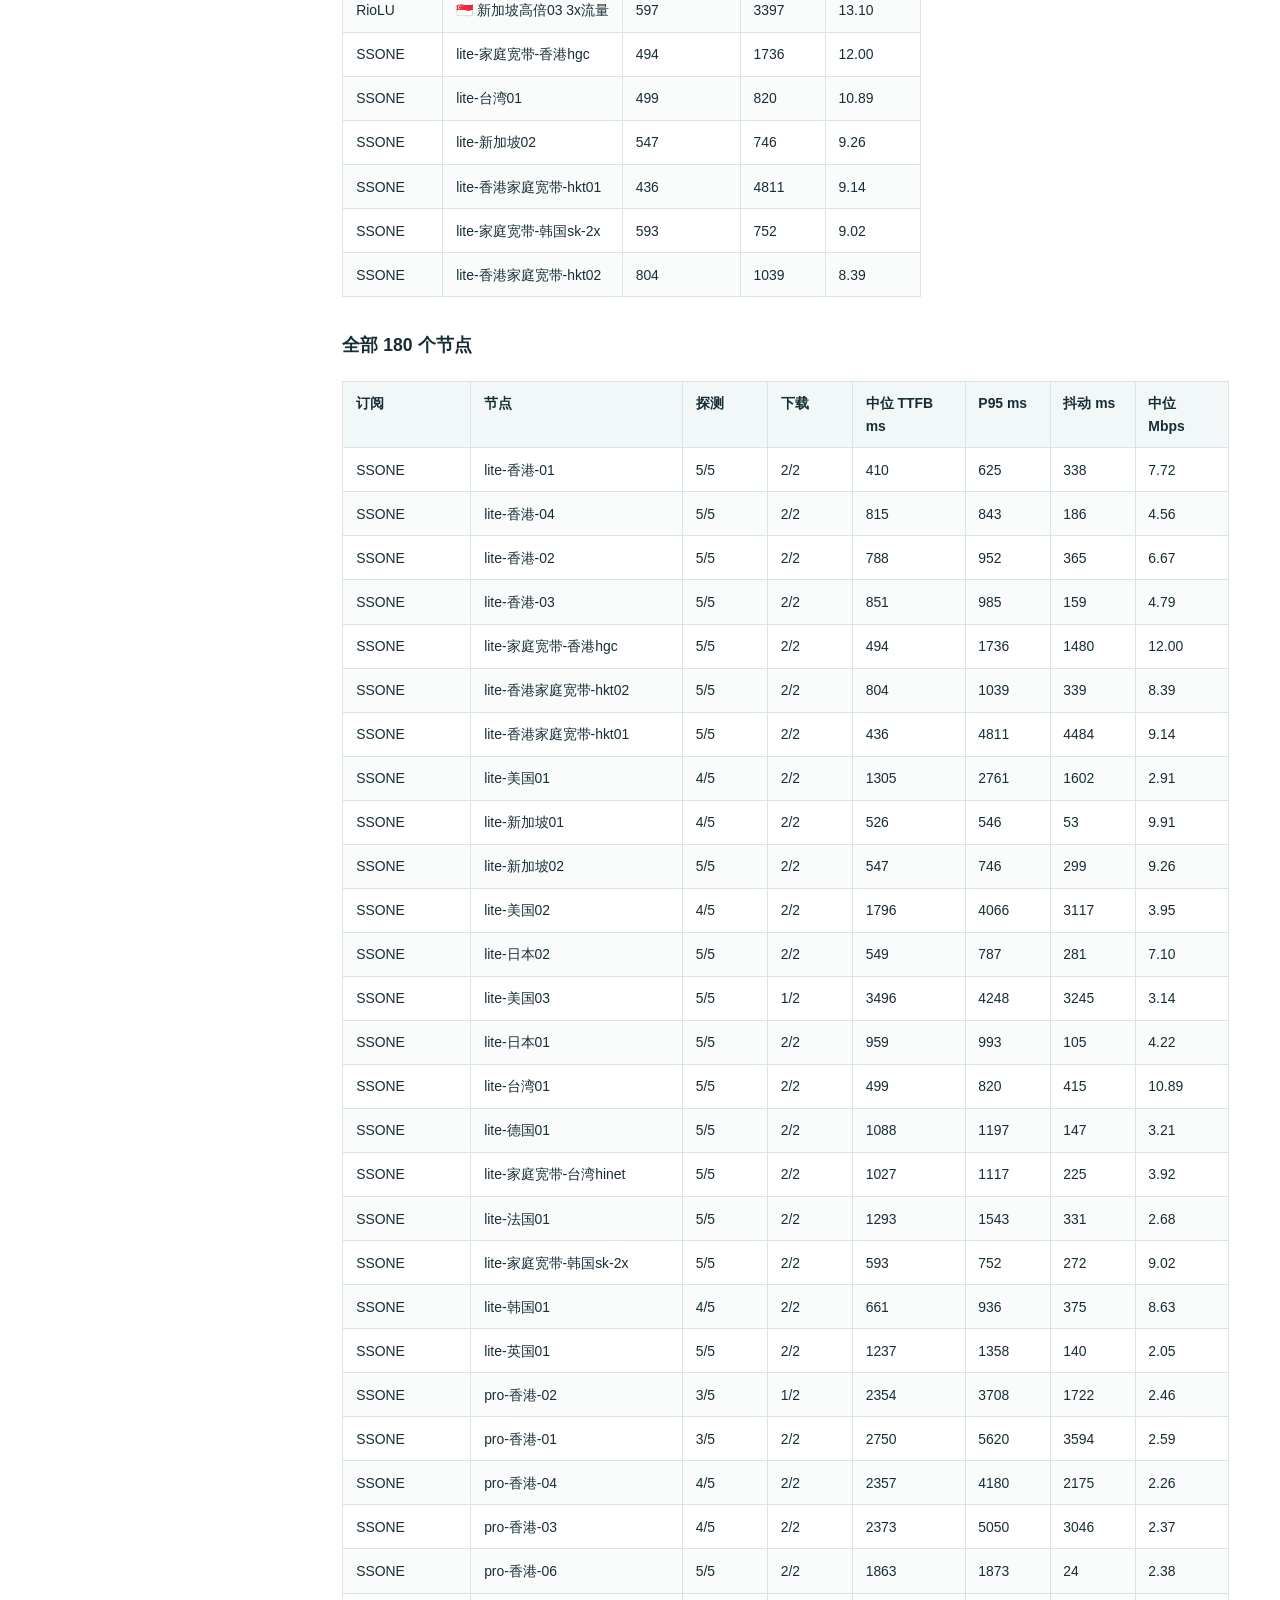
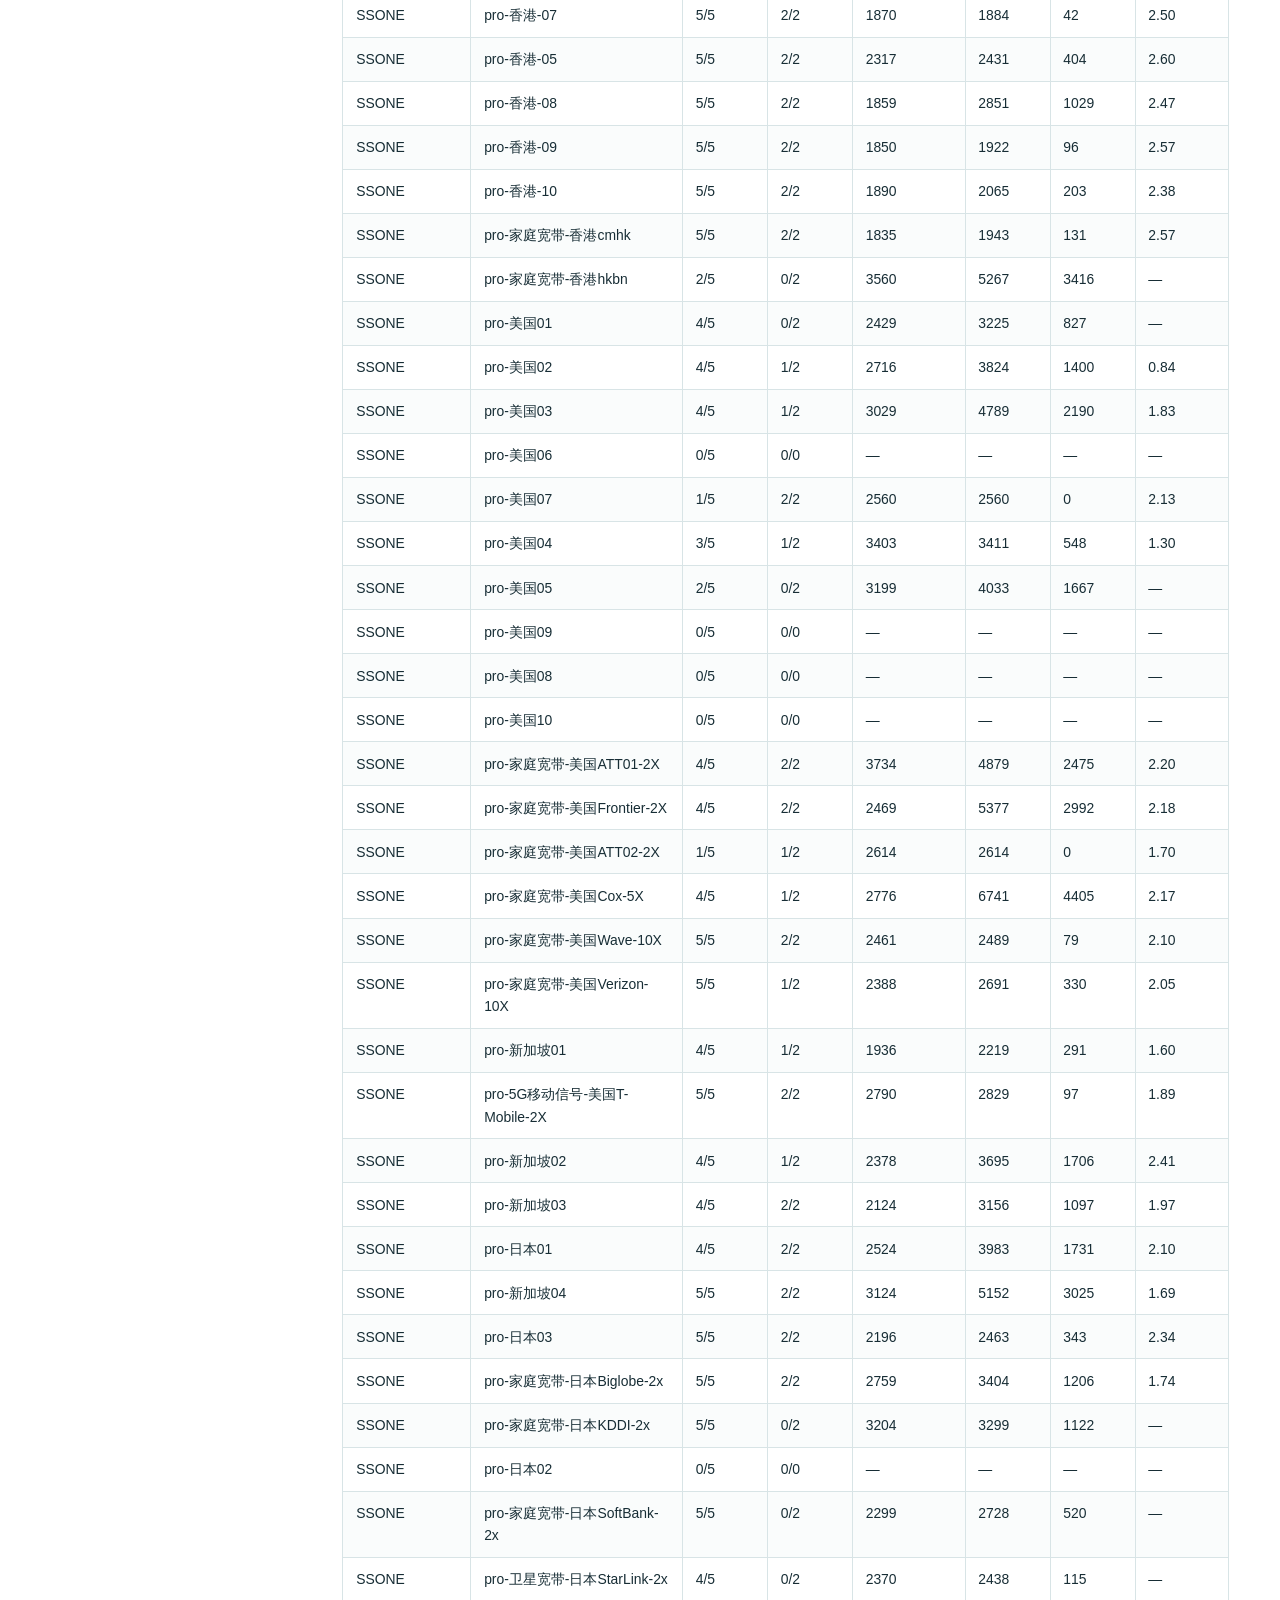
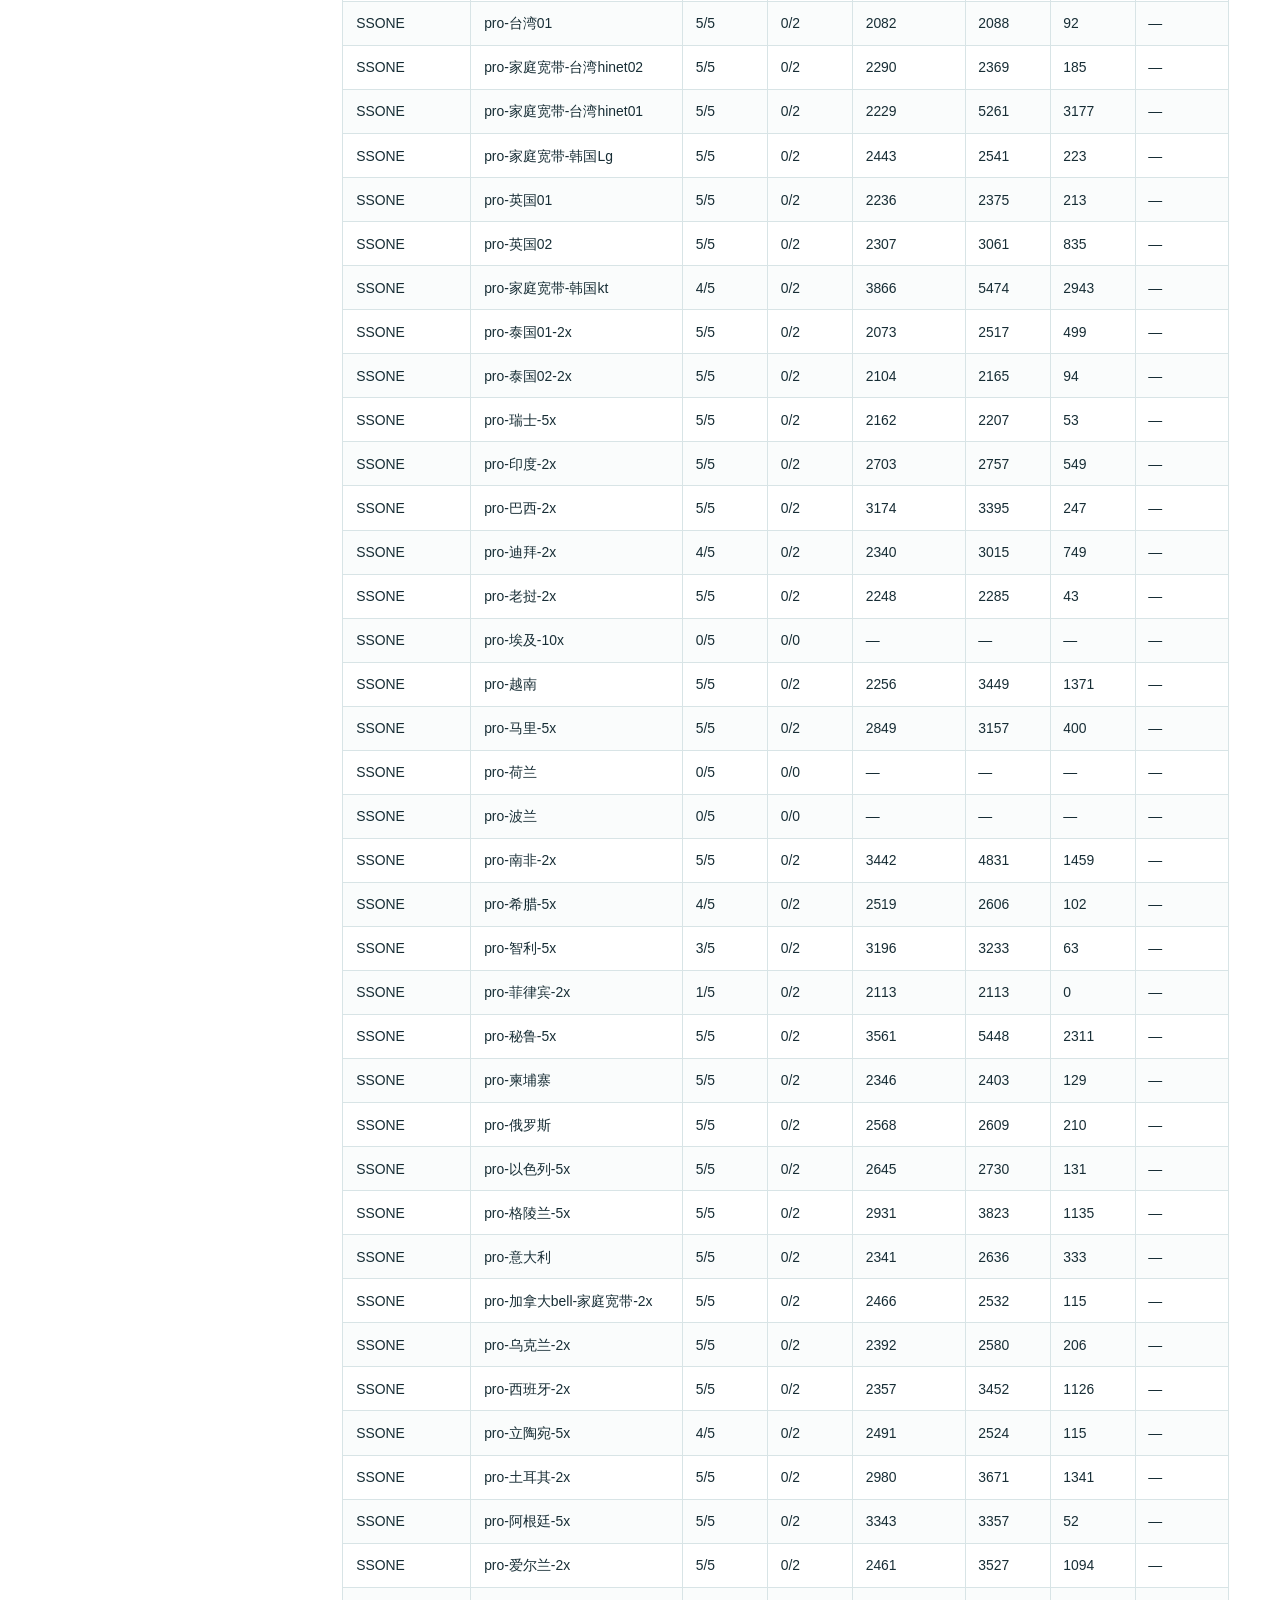
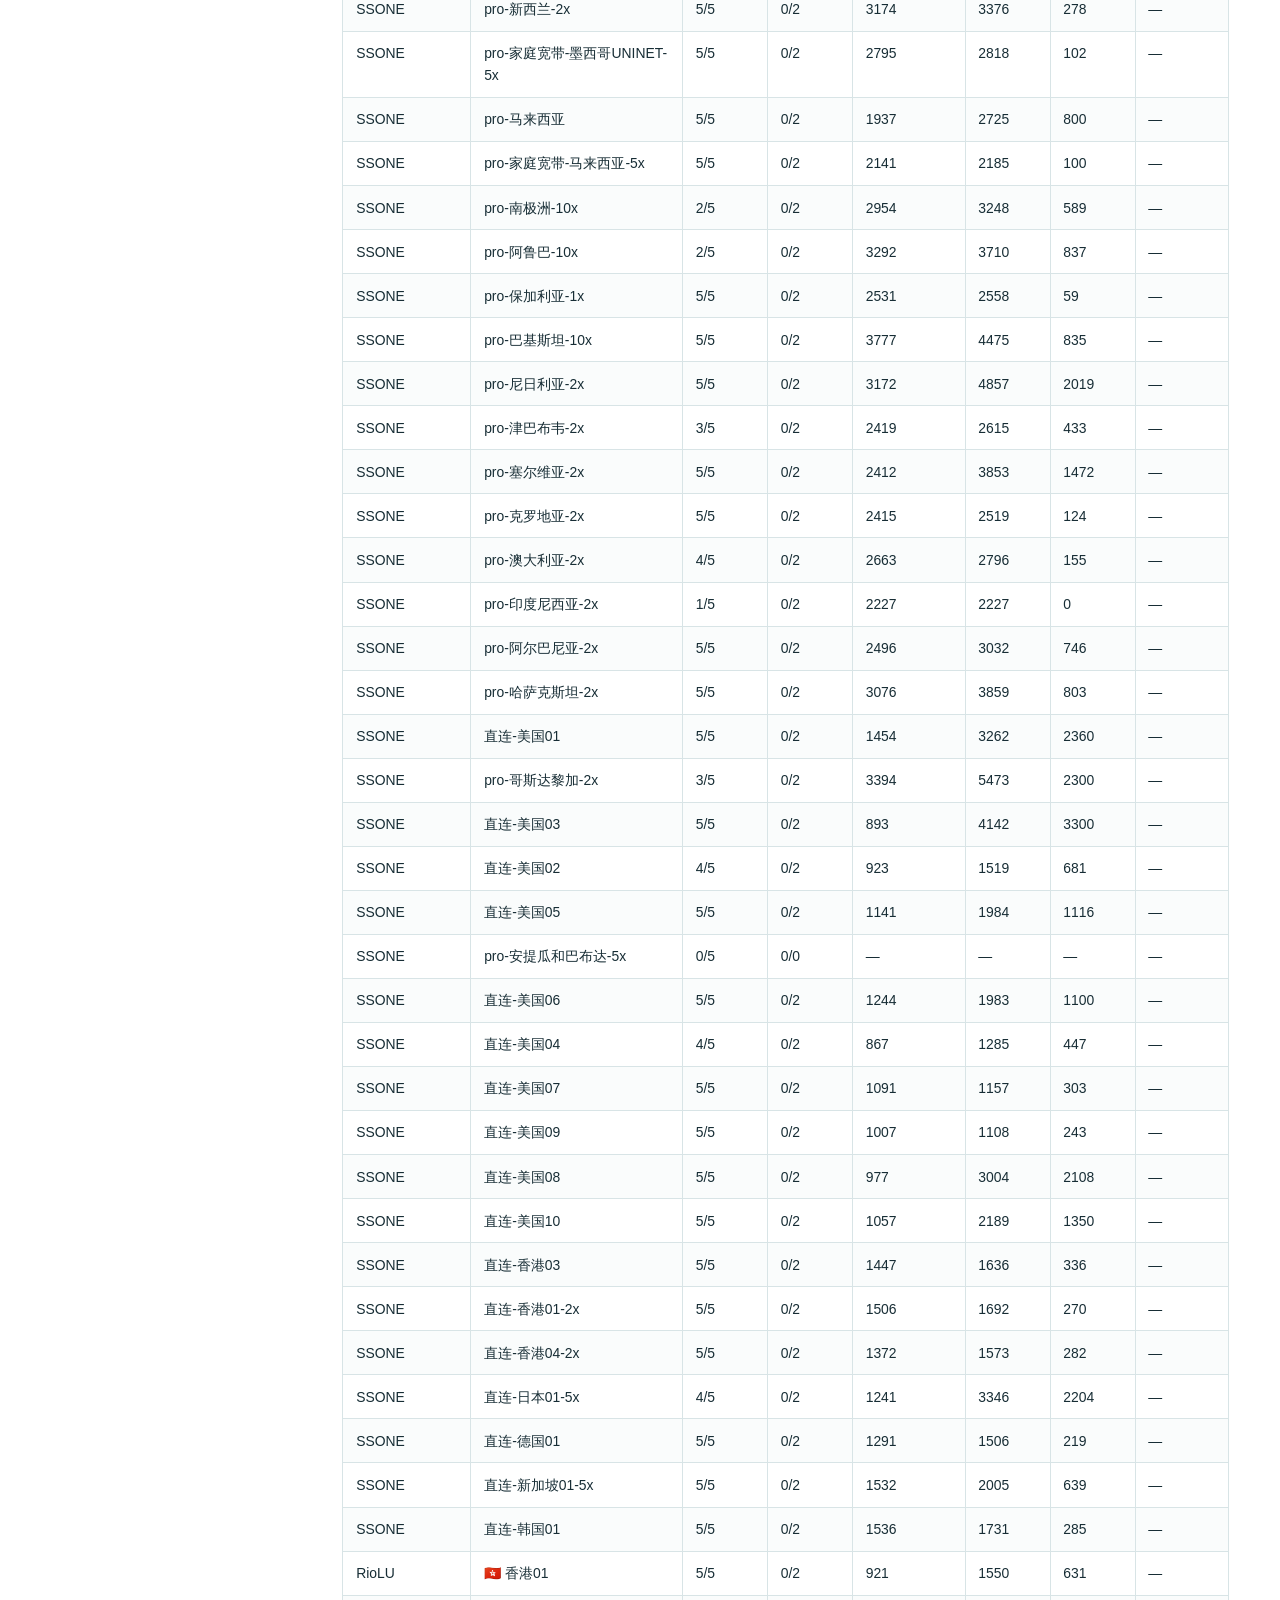
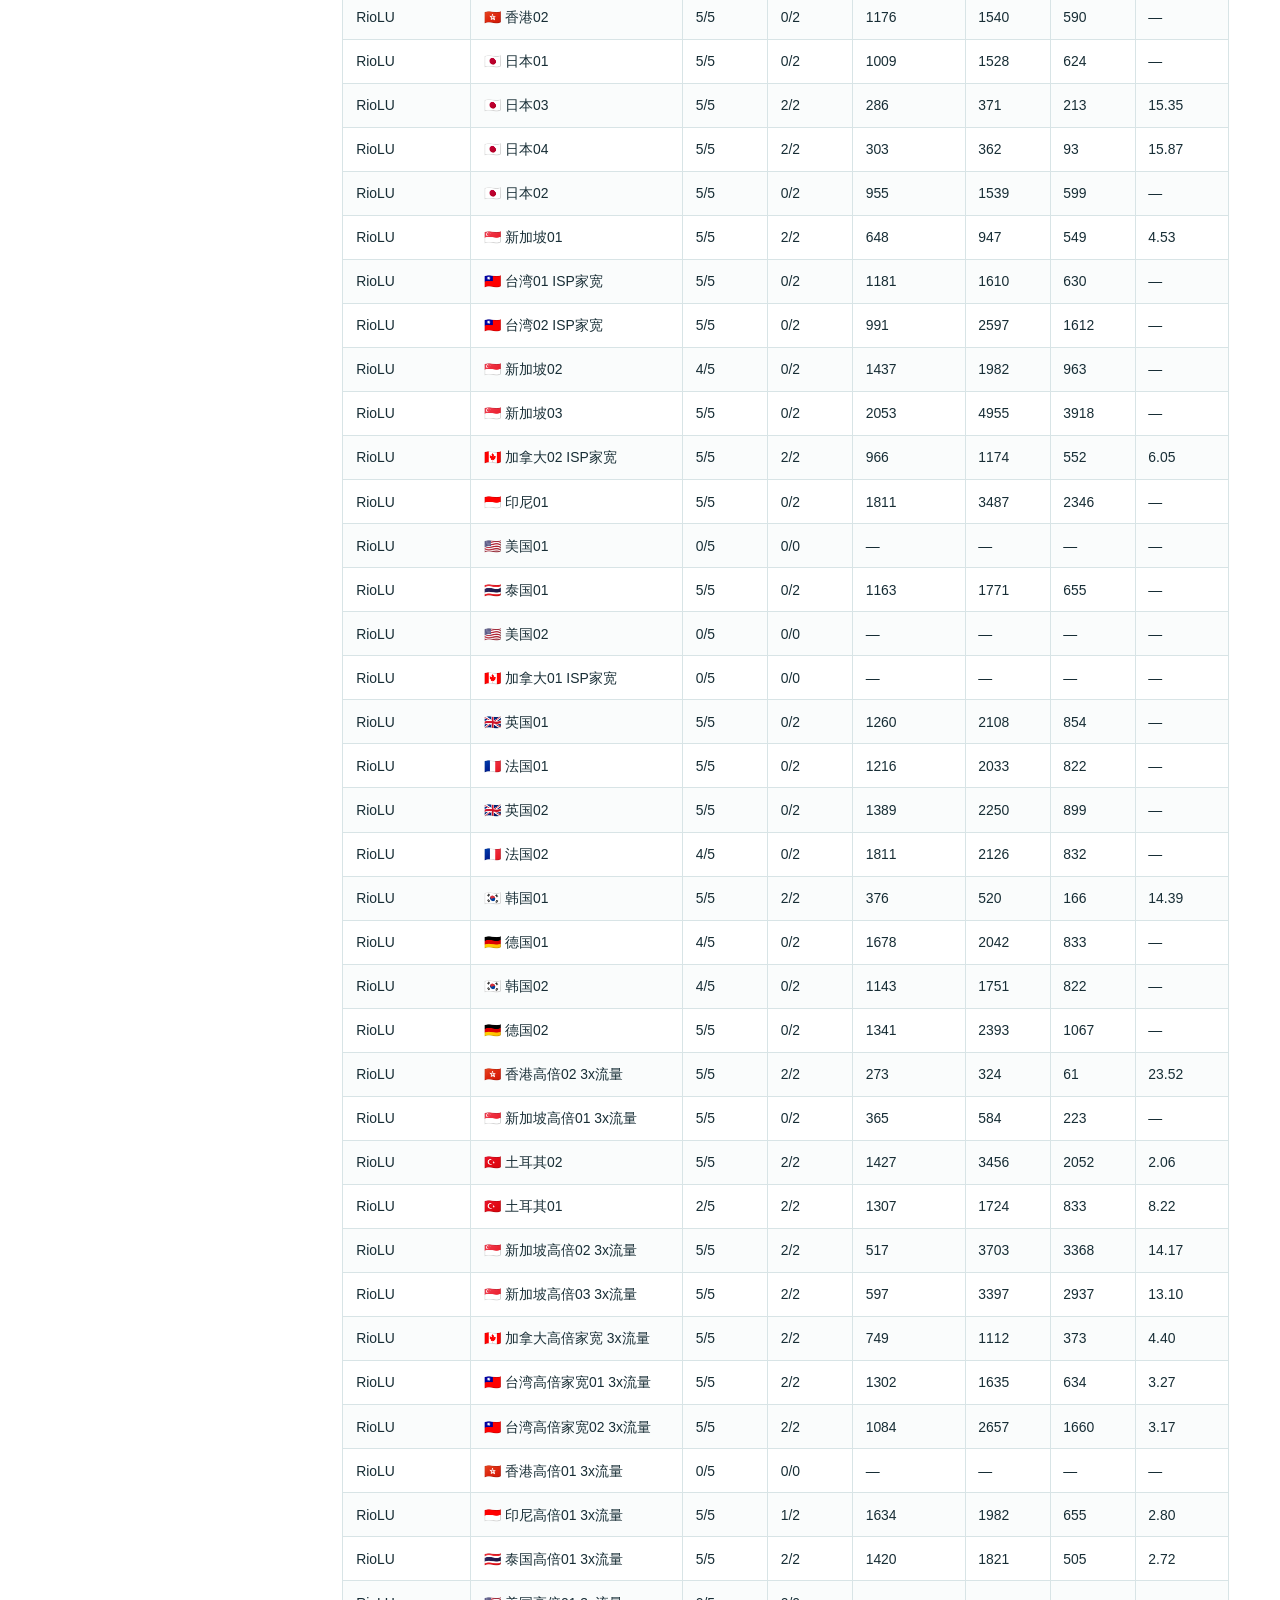
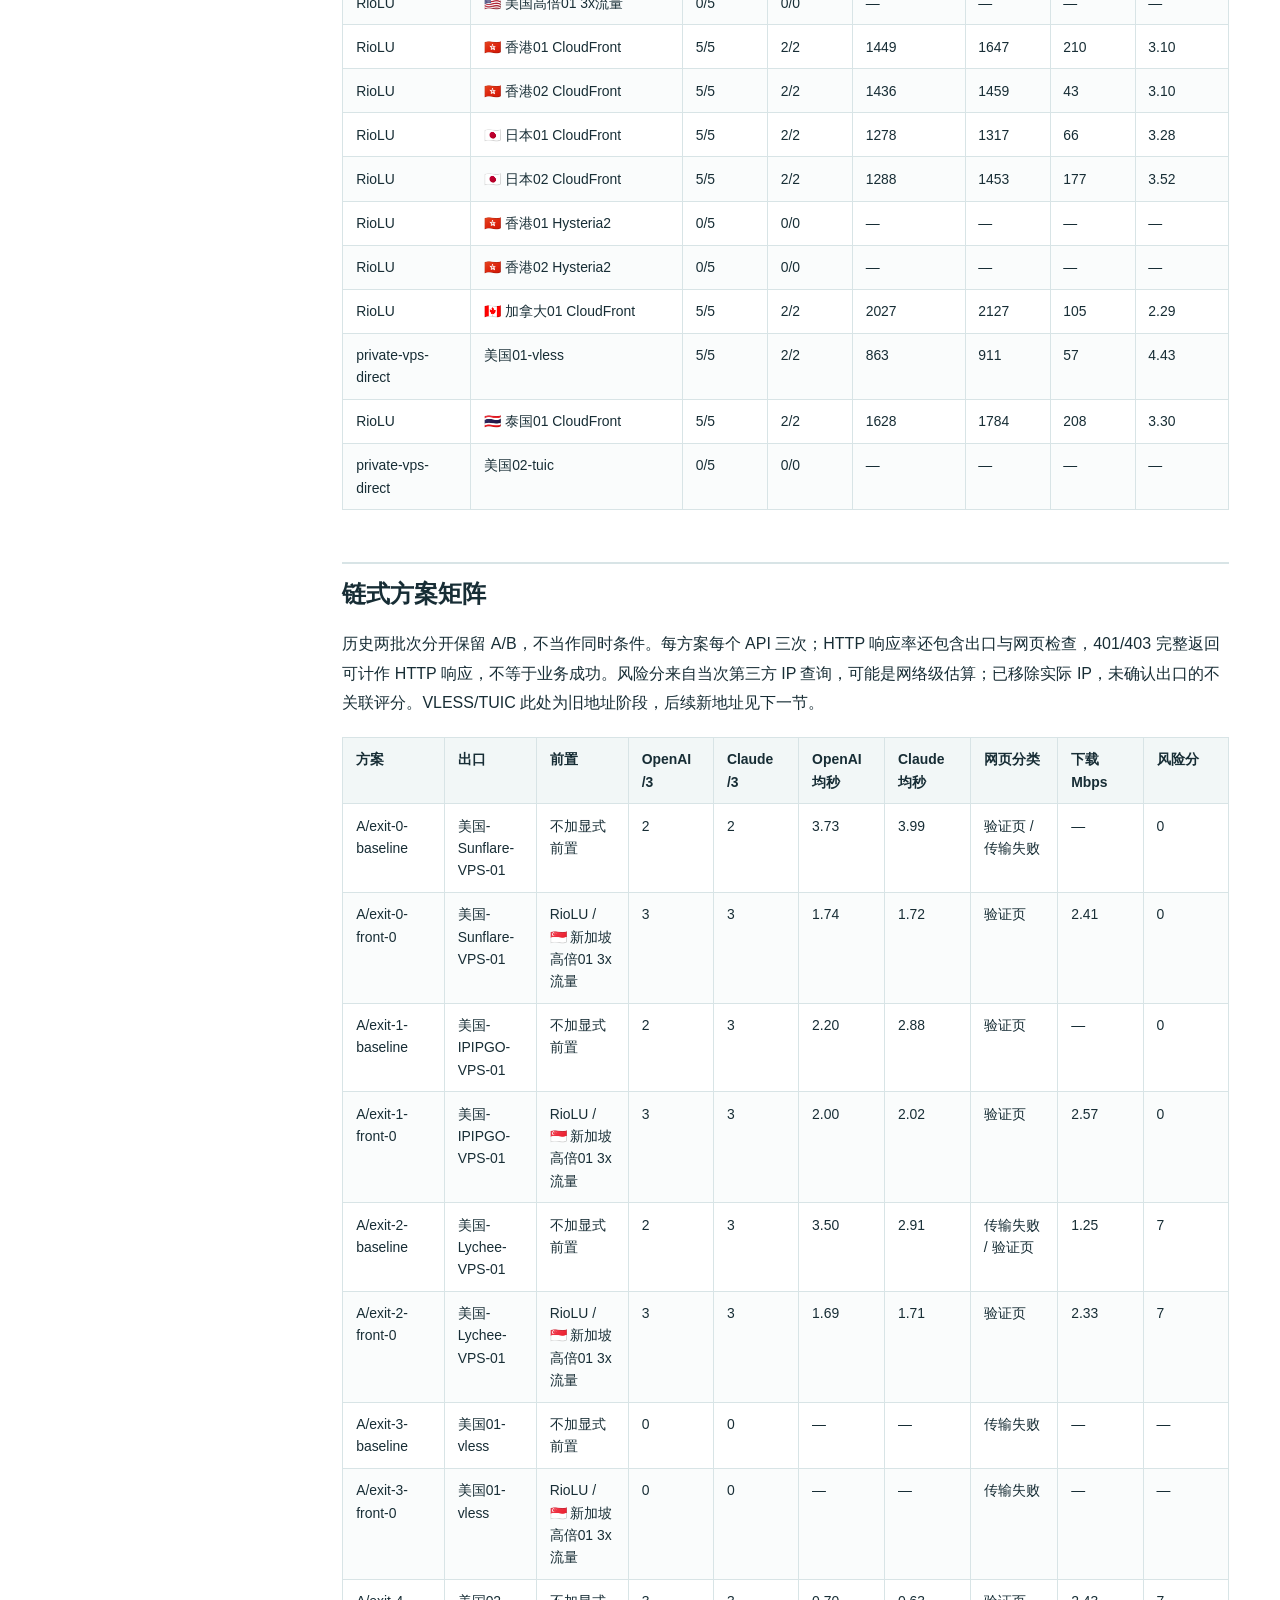
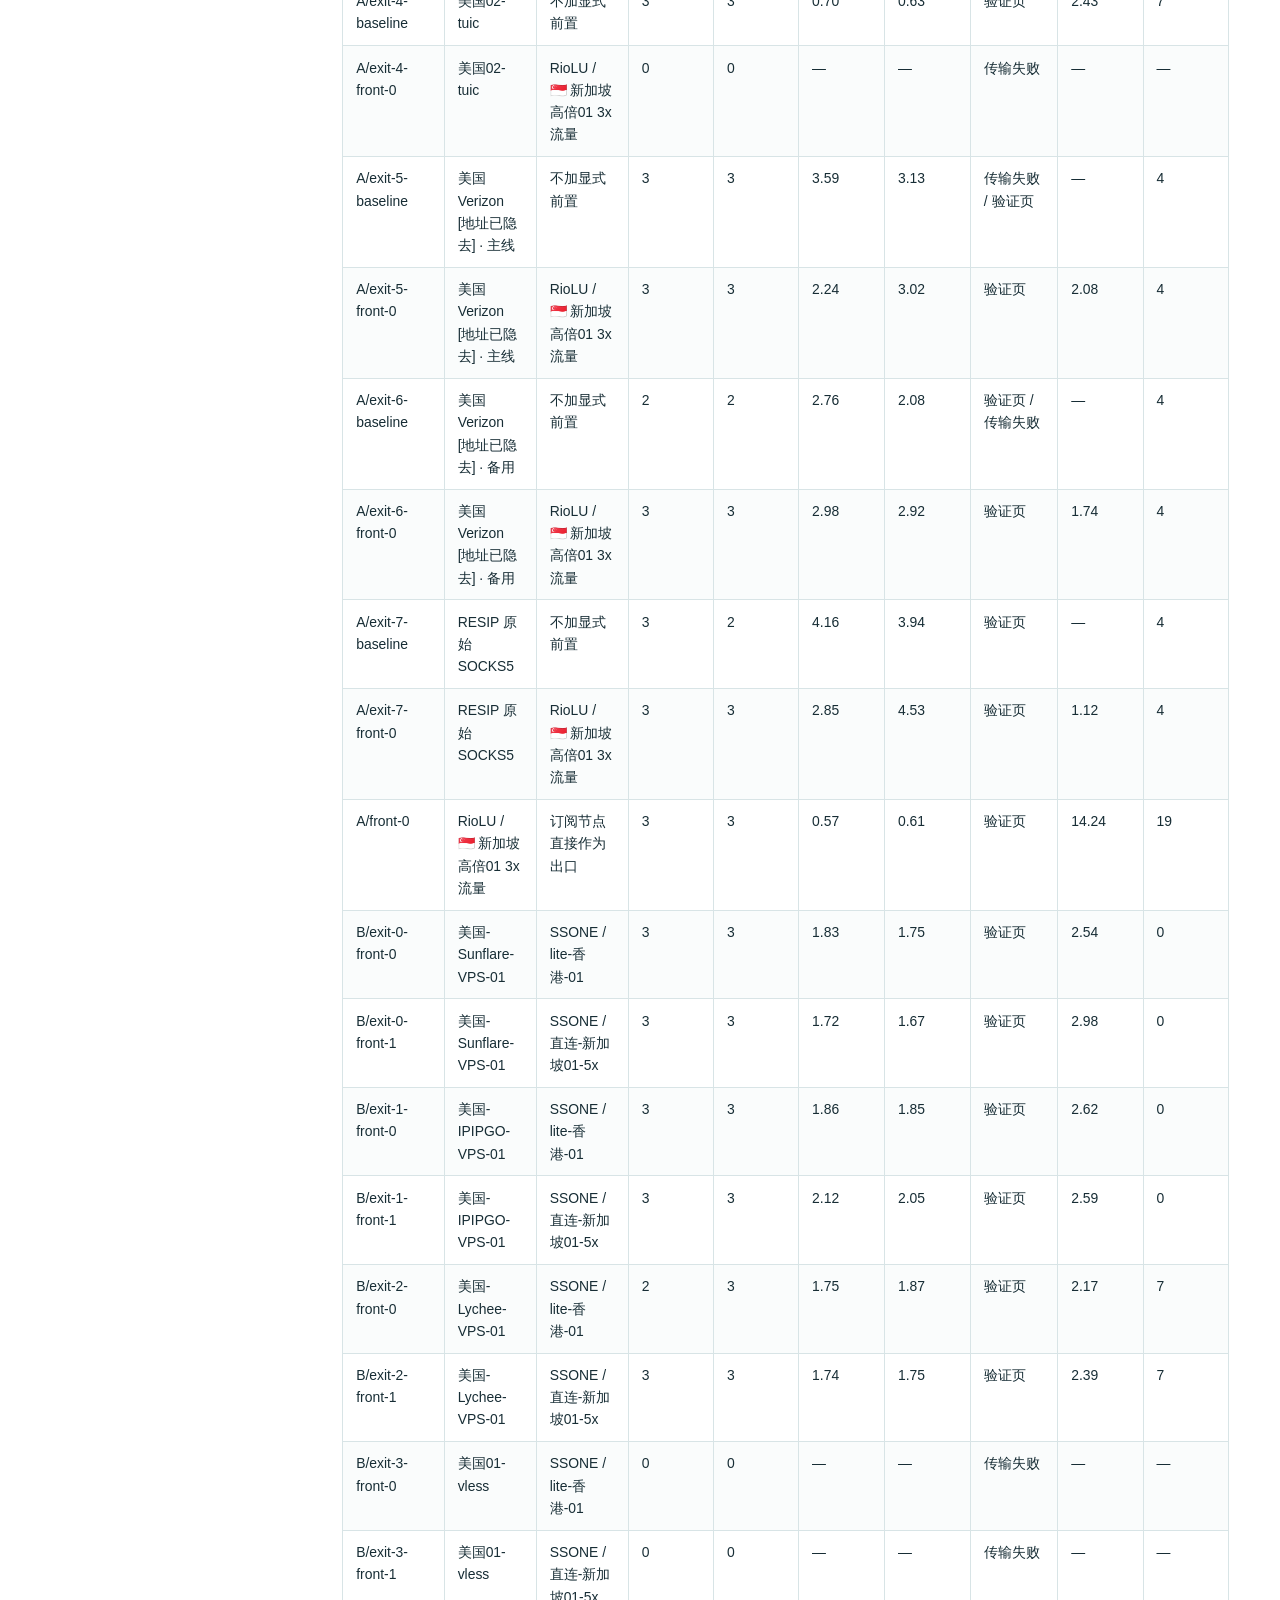
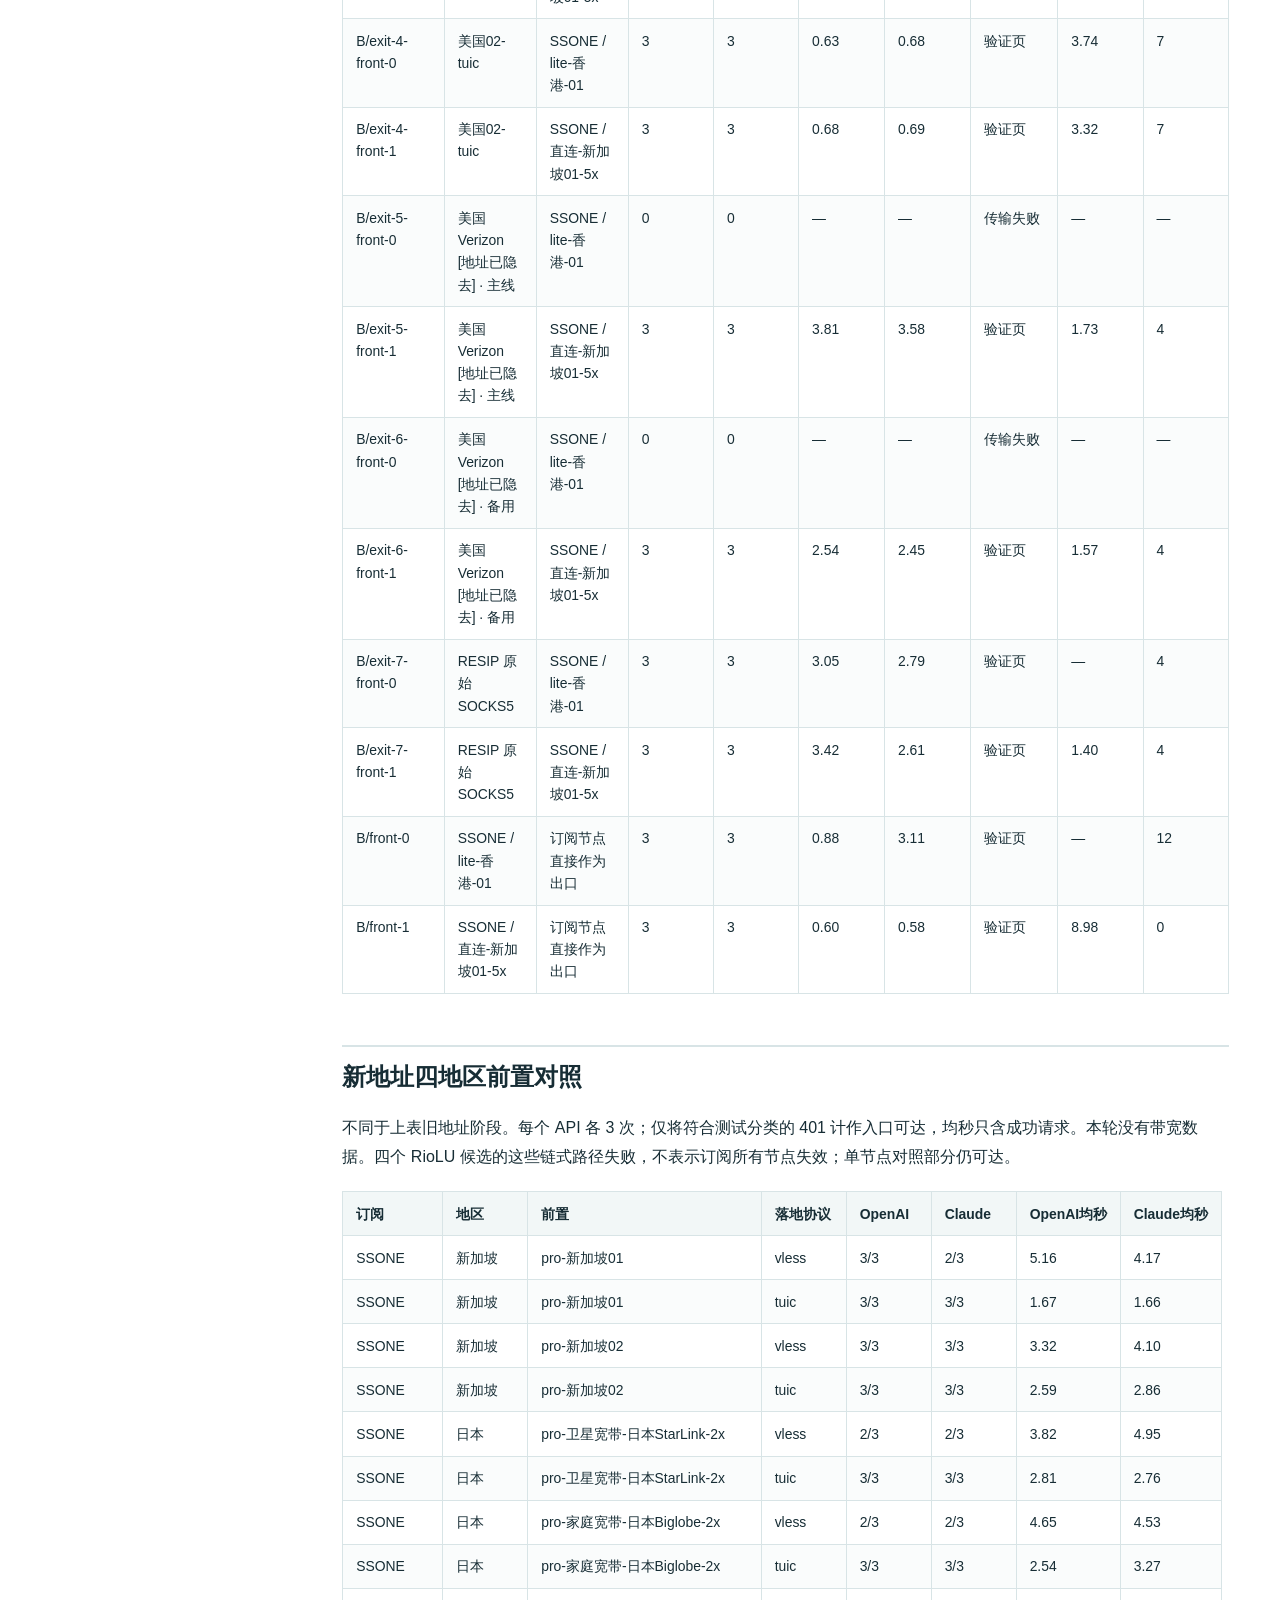
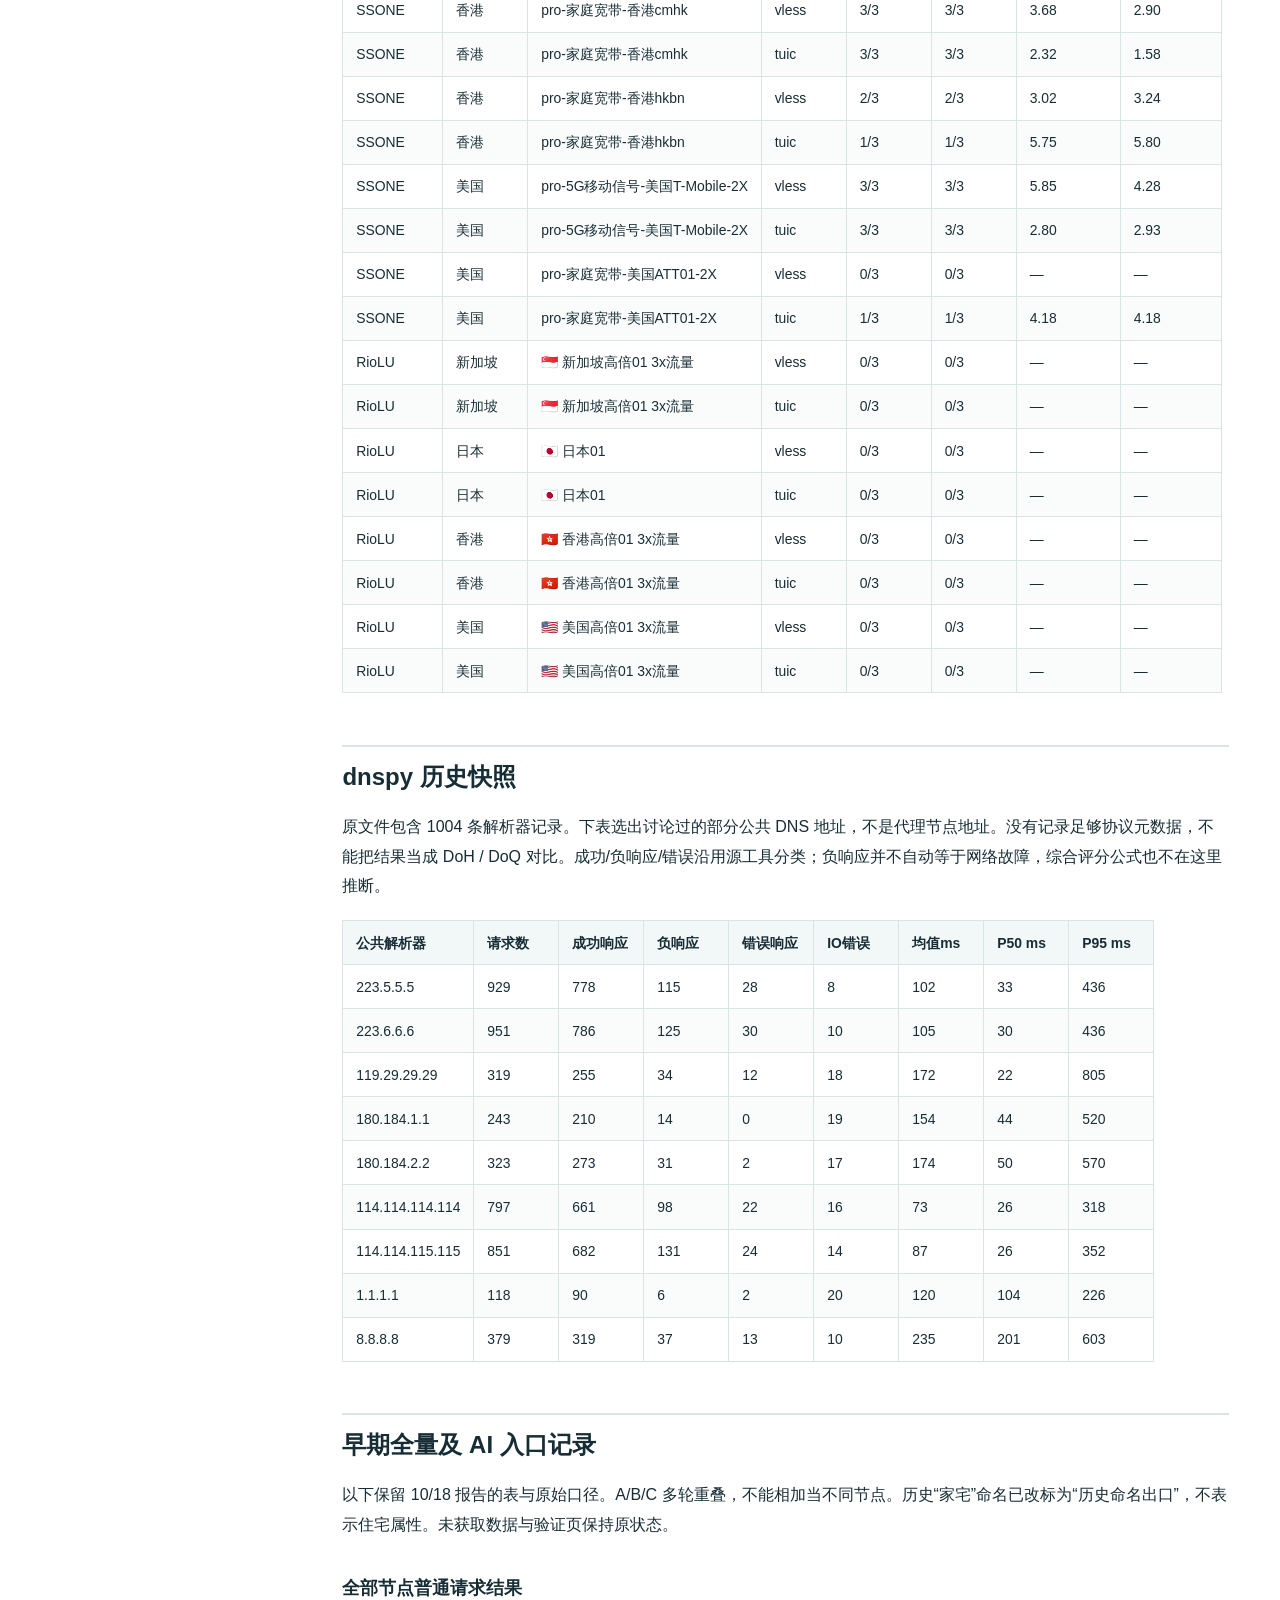
<file: test-results.html>
<!doctype html>
<html lang="zh-CN"><head><meta charset="utf-8"><meta name="viewport" content="width=device-width,initial-scale=1">
<meta name="description" content="Freeroad 多客户端分流、链式出口、DNS 与测试经验的脱敏复盘；区分真实观测与待验证结论。">
<title>Freeroad 测试附录</title><link rel="stylesheet" href="./style.css"></head>
<body><header><a class="brand" href="./index.html">Freeroad <span>实践手册</span></a><nav aria-label="文档导航"><a href="./index.html">经验复盘</a><a href="./test-results.html">测试全表</a><a href="https://github.com/wikieden/freeroad">GitHub</a></nav></header>
<div class="shell"><aside aria-label="本页目录"><div class="aside-title">本页目录</div><a href="#测试目录与口径">测试目录与口径</a><a href="#180-节点全量复测">180 节点全量复测</a><a href="#链式方案矩阵">链式方案矩阵</a><a href="#新地址四地区前置对照">新地址四地区前置对照</a><a href="#dnspy-历史快照">dnspy 历史快照</a><a href="#早期全量及-ai-入口记录">早期全量及 AI 入口记录</a><a href="#证据与隐私说明">证据与隐私说明</a><div class="downloads"><a href="./test-results.md" download>下载 Markdown</a><a href="./evidence/public-test-data.json" download>下载脱敏数据 JSON</a></div></aside>
<main><div class="eyebrow">FIELD NOTES · 2026-10-24 · 历史观察，非实时榜单</div><article><h1 id="测试附录脱敏历史全表">测试附录：脱敏历史全表</h1>
<p dir="auto">整理于 2026-10-24。这里汇总已有记录，不是本次重新测速。订阅和落地状态会变化；节点名保留以便比较，但地址、订阅、账号和本地路径不公开。</p>
<p dir="auto"><a href="./index.html">返回实践复盘</a> · <a href="./evidence/public-test-data.json">下载结构化结果</a></p>
<h2 id="测试目录与口径">测试目录与口径</h2>
<markdown-accessiblity-table><table role="table">
<thead>
<tr>
<th>编号</th>
<th>范围</th>
<th>保留的证据</th>
<th>限制</th>
</tr>
</thead>
<tbody>
<tr>
<td>E01</td>
<td>10/18 节点初测与分订阅复测</td>
<td>183 节点首轮；SSONE 132 / RioLU 46 后续复测；AI、下载及早期链式表</td>
<td>分轮清单重叠；4/4 是请求数，不是丢包率</td>
</tr>
<tr>
<td>E02</td>
<td>10/19 全量复测</td>
<td>180 个节点、900 次探测、326 次下载尝试</td>
<td>缓存清单；底层系统隧道保持运行；未验证登录</td>
</tr>
<tr>
<td>E03</td>
<td>10/23 链式矩阵</td>
<td>35 条方案、413 条记录、8 个出口 IP 的脱敏关联评分</td>
<td>包括旧落地状态；3 次 API/服务/方案；评分可能为网络估算</td>
</tr>
<tr>
<td>E04</td>
<td>10/23 新地址跨地区前置</td>
<td>12 个前置 × VLESS/TUIC = 24 条路径</td>
<td>选样而非订阅全量；无带宽与丢包数据</td>
</tr>
<tr>
<td>E05</td>
<td>dnspy 历史文件</td>
<td>解析器原始计数、延迟摘要</td>
<td>源文件标签 09/19；不能确认测试的传输协议</td>
</tr>
<tr>
<td>E06</td>
<td>10/20 UDP 与多浏览器</td>
<td>No Leak、未完成、UDP 超时分别记录</td>
<td>没有成功公网 STUN 映射或物理抓包</td>
</tr>
<tr>
<td>E07</td>
<td>10/24 UTC DNS 样本</td>
<td>系统解析、Chrome 93 个解析器地址与 HTTP 对照</td>
<td>洛杉矶时间 10/23 晚；无抓包、未覆盖全部浏览器</td>
</tr>
</tbody>
</table></markdown-accessiblity-table>
<p dir="auto">口径：TTFB 为首字节响应时间；下载为 1,000,000 字节短文件有效 Mbps；HTTP 401 表示未鉴权入口可达，403 挑战不是登录成功。没有测包级丢包，也没有登录后实际对话。平均响应时间只包含成功样本，失败必须结合次数阅读。未获取/未下载用“—”，不补 0。</p>
<h2 id="180-节点全量复测">180 节点全量复测</h2>
<p dir="auto">UTC 2026-10-20T01:20:58.830Z 至 2026-10-20T01:51:57.704Z；对应 America/Los_Angeles 2026-10-19。探测 743/900；下载 133/326。119 个节点探测 5/5，48 个同时下载 2/2。</p>
<p dir="auto">以下吞吐表只选探测 5/5 与下载 2/2 的节点，避免只按一次成功速度排名。</p>
<markdown-accessiblity-table><table role="table">
<thead>
<tr>
<th>订阅</th>
<th>节点</th>
<th>中位 TTFB ms</th>
<th>P95 ms</th>
<th>中位 Mbps</th>
</tr>
</thead>
<tbody>
<tr>
<td>RioLU</td>
<td>🇭🇰 香港高倍02 3x流量</td>
<td>273</td>
<td>324</td>
<td>23.52</td>
</tr>
<tr>
<td>RioLU</td>
<td>🇯🇵 日本04</td>
<td>303</td>
<td>362</td>
<td>15.87</td>
</tr>
<tr>
<td>RioLU</td>
<td>🇯🇵 日本03</td>
<td>286</td>
<td>371</td>
<td>15.35</td>
</tr>
<tr>
<td>RioLU</td>
<td>🇰🇷 韩国01</td>
<td>376</td>
<td>520</td>
<td>14.39</td>
</tr>
<tr>
<td>RioLU</td>
<td>🇸🇬 新加坡高倍02 3x流量</td>
<td>517</td>
<td>3703</td>
<td>14.17</td>
</tr>
<tr>
<td>RioLU</td>
<td>🇸🇬 新加坡高倍03 3x流量</td>
<td>597</td>
<td>3397</td>
<td>13.10</td>
</tr>
<tr>
<td>SSONE</td>
<td>lite-家庭宽带-香港hgc</td>
<td>494</td>
<td>1736</td>
<td>12.00</td>
</tr>
<tr>
<td>SSONE</td>
<td>lite-台湾01</td>
<td>499</td>
<td>820</td>
<td>10.89</td>
</tr>
<tr>
<td>SSONE</td>
<td>lite-新加坡02</td>
<td>547</td>
<td>746</td>
<td>9.26</td>
</tr>
<tr>
<td>SSONE</td>
<td>lite-香港家庭宽带-hkt01</td>
<td>436</td>
<td>4811</td>
<td>9.14</td>
</tr>
<tr>
<td>SSONE</td>
<td>lite-家庭宽带-韩国sk-2x</td>
<td>593</td>
<td>752</td>
<td>9.02</td>
</tr>
<tr>
<td>SSONE</td>
<td>lite-香港家庭宽带-hkt02</td>
<td>804</td>
<td>1039</td>
<td>8.39</td>
</tr>
</tbody>
</table></markdown-accessiblity-table>
<h3 id="全部-180-个节点">全部 180 个节点</h3>
<markdown-accessiblity-table><table role="table">
<thead>
<tr>
<th>订阅</th>
<th>节点</th>
<th>探测</th>
<th>下载</th>
<th>中位 TTFB ms</th>
<th>P95 ms</th>
<th>抖动 ms</th>
<th>中位 Mbps</th>
</tr>
</thead>
<tbody>
<tr>
<td>SSONE</td>
<td>lite-香港-01</td>
<td>5/5</td>
<td>2/2</td>
<td>410</td>
<td>625</td>
<td>338</td>
<td>7.72</td>
</tr>
<tr>
<td>SSONE</td>
<td>lite-香港-04</td>
<td>5/5</td>
<td>2/2</td>
<td>815</td>
<td>843</td>
<td>186</td>
<td>4.56</td>
</tr>
<tr>
<td>SSONE</td>
<td>lite-香港-02</td>
<td>5/5</td>
<td>2/2</td>
<td>788</td>
<td>952</td>
<td>365</td>
<td>6.67</td>
</tr>
<tr>
<td>SSONE</td>
<td>lite-香港-03</td>
<td>5/5</td>
<td>2/2</td>
<td>851</td>
<td>985</td>
<td>159</td>
<td>4.79</td>
</tr>
<tr>
<td>SSONE</td>
<td>lite-家庭宽带-香港hgc</td>
<td>5/5</td>
<td>2/2</td>
<td>494</td>
<td>1736</td>
<td>1480</td>
<td>12.00</td>
</tr>
<tr>
<td>SSONE</td>
<td>lite-香港家庭宽带-hkt02</td>
<td>5/5</td>
<td>2/2</td>
<td>804</td>
<td>1039</td>
<td>339</td>
<td>8.39</td>
</tr>
<tr>
<td>SSONE</td>
<td>lite-香港家庭宽带-hkt01</td>
<td>5/5</td>
<td>2/2</td>
<td>436</td>
<td>4811</td>
<td>4484</td>
<td>9.14</td>
</tr>
<tr>
<td>SSONE</td>
<td>lite-美国01</td>
<td>4/5</td>
<td>2/2</td>
<td>1305</td>
<td>2761</td>
<td>1602</td>
<td>2.91</td>
</tr>
<tr>
<td>SSONE</td>
<td>lite-新加坡01</td>
<td>4/5</td>
<td>2/2</td>
<td>526</td>
<td>546</td>
<td>53</td>
<td>9.91</td>
</tr>
<tr>
<td>SSONE</td>
<td>lite-新加坡02</td>
<td>5/5</td>
<td>2/2</td>
<td>547</td>
<td>746</td>
<td>299</td>
<td>9.26</td>
</tr>
<tr>
<td>SSONE</td>
<td>lite-美国02</td>
<td>4/5</td>
<td>2/2</td>
<td>1796</td>
<td>4066</td>
<td>3117</td>
<td>3.95</td>
</tr>
<tr>
<td>SSONE</td>
<td>lite-日本02</td>
<td>5/5</td>
<td>2/2</td>
<td>549</td>
<td>787</td>
<td>281</td>
<td>7.10</td>
</tr>
<tr>
<td>SSONE</td>
<td>lite-美国03</td>
<td>5/5</td>
<td>1/2</td>
<td>3496</td>
<td>4248</td>
<td>3245</td>
<td>3.14</td>
</tr>
<tr>
<td>SSONE</td>
<td>lite-日本01</td>
<td>5/5</td>
<td>2/2</td>
<td>959</td>
<td>993</td>
<td>105</td>
<td>4.22</td>
</tr>
<tr>
<td>SSONE</td>
<td>lite-台湾01</td>
<td>5/5</td>
<td>2/2</td>
<td>499</td>
<td>820</td>
<td>415</td>
<td>10.89</td>
</tr>
<tr>
<td>SSONE</td>
<td>lite-德国01</td>
<td>5/5</td>
<td>2/2</td>
<td>1088</td>
<td>1197</td>
<td>147</td>
<td>3.21</td>
</tr>
<tr>
<td>SSONE</td>
<td>lite-家庭宽带-台湾hinet</td>
<td>5/5</td>
<td>2/2</td>
<td>1027</td>
<td>1117</td>
<td>225</td>
<td>3.92</td>
</tr>
<tr>
<td>SSONE</td>
<td>lite-法国01</td>
<td>5/5</td>
<td>2/2</td>
<td>1293</td>
<td>1543</td>
<td>331</td>
<td>2.68</td>
</tr>
<tr>
<td>SSONE</td>
<td>lite-家庭宽带-韩国sk-2x</td>
<td>5/5</td>
<td>2/2</td>
<td>593</td>
<td>752</td>
<td>272</td>
<td>9.02</td>
</tr>
<tr>
<td>SSONE</td>
<td>lite-韩国01</td>
<td>4/5</td>
<td>2/2</td>
<td>661</td>
<td>936</td>
<td>375</td>
<td>8.63</td>
</tr>
<tr>
<td>SSONE</td>
<td>lite-英国01</td>
<td>5/5</td>
<td>2/2</td>
<td>1237</td>
<td>1358</td>
<td>140</td>
<td>2.05</td>
</tr>
<tr>
<td>SSONE</td>
<td>pro-香港-02</td>
<td>3/5</td>
<td>1/2</td>
<td>2354</td>
<td>3708</td>
<td>1722</td>
<td>2.46</td>
</tr>
<tr>
<td>SSONE</td>
<td>pro-香港-01</td>
<td>3/5</td>
<td>2/2</td>
<td>2750</td>
<td>5620</td>
<td>3594</td>
<td>2.59</td>
</tr>
<tr>
<td>SSONE</td>
<td>pro-香港-04</td>
<td>4/5</td>
<td>2/2</td>
<td>2357</td>
<td>4180</td>
<td>2175</td>
<td>2.26</td>
</tr>
<tr>
<td>SSONE</td>
<td>pro-香港-03</td>
<td>4/5</td>
<td>2/2</td>
<td>2373</td>
<td>5050</td>
<td>3046</td>
<td>2.37</td>
</tr>
<tr>
<td>SSONE</td>
<td>pro-香港-06</td>
<td>5/5</td>
<td>2/2</td>
<td>1863</td>
<td>1873</td>
<td>24</td>
<td>2.38</td>
</tr>
<tr>
<td>SSONE</td>
<td>pro-香港-07</td>
<td>5/5</td>
<td>2/2</td>
<td>1870</td>
<td>1884</td>
<td>42</td>
<td>2.50</td>
</tr>
<tr>
<td>SSONE</td>
<td>pro-香港-05</td>
<td>5/5</td>
<td>2/2</td>
<td>2317</td>
<td>2431</td>
<td>404</td>
<td>2.60</td>
</tr>
<tr>
<td>SSONE</td>
<td>pro-香港-08</td>
<td>5/5</td>
<td>2/2</td>
<td>1859</td>
<td>2851</td>
<td>1029</td>
<td>2.47</td>
</tr>
<tr>
<td>SSONE</td>
<td>pro-香港-09</td>
<td>5/5</td>
<td>2/2</td>
<td>1850</td>
<td>1922</td>
<td>96</td>
<td>2.57</td>
</tr>
<tr>
<td>SSONE</td>
<td>pro-香港-10</td>
<td>5/5</td>
<td>2/2</td>
<td>1890</td>
<td>2065</td>
<td>203</td>
<td>2.38</td>
</tr>
<tr>
<td>SSONE</td>
<td>pro-家庭宽带-香港cmhk</td>
<td>5/5</td>
<td>2/2</td>
<td>1835</td>
<td>1943</td>
<td>131</td>
<td>2.57</td>
</tr>
<tr>
<td>SSONE</td>
<td>pro-家庭宽带-香港hkbn</td>
<td>2/5</td>
<td>0/2</td>
<td>3560</td>
<td>5267</td>
<td>3416</td>
<td>—</td>
</tr>
<tr>
<td>SSONE</td>
<td>pro-美国01</td>
<td>4/5</td>
<td>0/2</td>
<td>2429</td>
<td>3225</td>
<td>827</td>
<td>—</td>
</tr>
<tr>
<td>SSONE</td>
<td>pro-美国02</td>
<td>4/5</td>
<td>1/2</td>
<td>2716</td>
<td>3824</td>
<td>1400</td>
<td>0.84</td>
</tr>
<tr>
<td>SSONE</td>
<td>pro-美国03</td>
<td>4/5</td>
<td>1/2</td>
<td>3029</td>
<td>4789</td>
<td>2190</td>
<td>1.83</td>
</tr>
<tr>
<td>SSONE</td>
<td>pro-美国06</td>
<td>0/5</td>
<td>0/0</td>
<td>—</td>
<td>—</td>
<td>—</td>
<td>—</td>
</tr>
<tr>
<td>SSONE</td>
<td>pro-美国07</td>
<td>1/5</td>
<td>2/2</td>
<td>2560</td>
<td>2560</td>
<td>0</td>
<td>2.13</td>
</tr>
<tr>
<td>SSONE</td>
<td>pro-美国04</td>
<td>3/5</td>
<td>1/2</td>
<td>3403</td>
<td>3411</td>
<td>548</td>
<td>1.30</td>
</tr>
<tr>
<td>SSONE</td>
<td>pro-美国05</td>
<td>2/5</td>
<td>0/2</td>
<td>3199</td>
<td>4033</td>
<td>1667</td>
<td>—</td>
</tr>
<tr>
<td>SSONE</td>
<td>pro-美国09</td>
<td>0/5</td>
<td>0/0</td>
<td>—</td>
<td>—</td>
<td>—</td>
<td>—</td>
</tr>
<tr>
<td>SSONE</td>
<td>pro-美国08</td>
<td>0/5</td>
<td>0/0</td>
<td>—</td>
<td>—</td>
<td>—</td>
<td>—</td>
</tr>
<tr>
<td>SSONE</td>
<td>pro-美国10</td>
<td>0/5</td>
<td>0/0</td>
<td>—</td>
<td>—</td>
<td>—</td>
<td>—</td>
</tr>
<tr>
<td>SSONE</td>
<td>pro-家庭宽带-美国ATT01-2X</td>
<td>4/5</td>
<td>2/2</td>
<td>3734</td>
<td>4879</td>
<td>2475</td>
<td>2.20</td>
</tr>
<tr>
<td>SSONE</td>
<td>pro-家庭宽带-美国Frontier-2X</td>
<td>4/5</td>
<td>2/2</td>
<td>2469</td>
<td>5377</td>
<td>2992</td>
<td>2.18</td>
</tr>
<tr>
<td>SSONE</td>
<td>pro-家庭宽带-美国ATT02-2X</td>
<td>1/5</td>
<td>1/2</td>
<td>2614</td>
<td>2614</td>
<td>0</td>
<td>1.70</td>
</tr>
<tr>
<td>SSONE</td>
<td>pro-家庭宽带-美国Cox-5X</td>
<td>4/5</td>
<td>1/2</td>
<td>2776</td>
<td>6741</td>
<td>4405</td>
<td>2.17</td>
</tr>
<tr>
<td>SSONE</td>
<td>pro-家庭宽带-美国Wave-10X</td>
<td>5/5</td>
<td>2/2</td>
<td>2461</td>
<td>2489</td>
<td>79</td>
<td>2.10</td>
</tr>
<tr>
<td>SSONE</td>
<td>pro-家庭宽带-美国Verizon-10X</td>
<td>5/5</td>
<td>1/2</td>
<td>2388</td>
<td>2691</td>
<td>330</td>
<td>2.05</td>
</tr>
<tr>
<td>SSONE</td>
<td>pro-新加坡01</td>
<td>4/5</td>
<td>1/2</td>
<td>1936</td>
<td>2219</td>
<td>291</td>
<td>1.60</td>
</tr>
<tr>
<td>SSONE</td>
<td>pro-5G移动信号-美国T-Mobile-2X</td>
<td>5/5</td>
<td>2/2</td>
<td>2790</td>
<td>2829</td>
<td>97</td>
<td>1.89</td>
</tr>
<tr>
<td>SSONE</td>
<td>pro-新加坡02</td>
<td>4/5</td>
<td>1/2</td>
<td>2378</td>
<td>3695</td>
<td>1706</td>
<td>2.41</td>
</tr>
<tr>
<td>SSONE</td>
<td>pro-新加坡03</td>
<td>4/5</td>
<td>2/2</td>
<td>2124</td>
<td>3156</td>
<td>1097</td>
<td>1.97</td>
</tr>
<tr>
<td>SSONE</td>
<td>pro-日本01</td>
<td>4/5</td>
<td>2/2</td>
<td>2524</td>
<td>3983</td>
<td>1731</td>
<td>2.10</td>
</tr>
<tr>
<td>SSONE</td>
<td>pro-新加坡04</td>
<td>5/5</td>
<td>2/2</td>
<td>3124</td>
<td>5152</td>
<td>3025</td>
<td>1.69</td>
</tr>
<tr>
<td>SSONE</td>
<td>pro-日本03</td>
<td>5/5</td>
<td>2/2</td>
<td>2196</td>
<td>2463</td>
<td>343</td>
<td>2.34</td>
</tr>
<tr>
<td>SSONE</td>
<td>pro-家庭宽带-日本Biglobe-2x</td>
<td>5/5</td>
<td>2/2</td>
<td>2759</td>
<td>3404</td>
<td>1206</td>
<td>1.74</td>
</tr>
<tr>
<td>SSONE</td>
<td>pro-家庭宽带-日本KDDI-2x</td>
<td>5/5</td>
<td>0/2</td>
<td>3204</td>
<td>3299</td>
<td>1122</td>
<td>—</td>
</tr>
<tr>
<td>SSONE</td>
<td>pro-日本02</td>
<td>0/5</td>
<td>0/0</td>
<td>—</td>
<td>—</td>
<td>—</td>
<td>—</td>
</tr>
<tr>
<td>SSONE</td>
<td>pro-家庭宽带-日本SoftBank-2x</td>
<td>5/5</td>
<td>0/2</td>
<td>2299</td>
<td>2728</td>
<td>520</td>
<td>—</td>
</tr>
<tr>
<td>SSONE</td>
<td>pro-卫星宽带-日本StarLink-2x</td>
<td>4/5</td>
<td>0/2</td>
<td>2370</td>
<td>2438</td>
<td>115</td>
<td>—</td>
</tr>
<tr>
<td>SSONE</td>
<td>pro-台湾01</td>
<td>5/5</td>
<td>0/2</td>
<td>2082</td>
<td>2088</td>
<td>92</td>
<td>—</td>
</tr>
<tr>
<td>SSONE</td>
<td>pro-家庭宽带-台湾hinet02</td>
<td>5/5</td>
<td>0/2</td>
<td>2290</td>
<td>2369</td>
<td>185</td>
<td>—</td>
</tr>
<tr>
<td>SSONE</td>
<td>pro-家庭宽带-台湾hinet01</td>
<td>5/5</td>
<td>0/2</td>
<td>2229</td>
<td>5261</td>
<td>3177</td>
<td>—</td>
</tr>
<tr>
<td>SSONE</td>
<td>pro-家庭宽带-韩国Lg</td>
<td>5/5</td>
<td>0/2</td>
<td>2443</td>
<td>2541</td>
<td>223</td>
<td>—</td>
</tr>
<tr>
<td>SSONE</td>
<td>pro-英国01</td>
<td>5/5</td>
<td>0/2</td>
<td>2236</td>
<td>2375</td>
<td>213</td>
<td>—</td>
</tr>
<tr>
<td>SSONE</td>
<td>pro-英国02</td>
<td>5/5</td>
<td>0/2</td>
<td>2307</td>
<td>3061</td>
<td>835</td>
<td>—</td>
</tr>
<tr>
<td>SSONE</td>
<td>pro-家庭宽带-韩国kt</td>
<td>4/5</td>
<td>0/2</td>
<td>3866</td>
<td>5474</td>
<td>2943</td>
<td>—</td>
</tr>
<tr>
<td>SSONE</td>
<td>pro-泰国01-2x</td>
<td>5/5</td>
<td>0/2</td>
<td>2073</td>
<td>2517</td>
<td>499</td>
<td>—</td>
</tr>
<tr>
<td>SSONE</td>
<td>pro-泰国02-2x</td>
<td>5/5</td>
<td>0/2</td>
<td>2104</td>
<td>2165</td>
<td>94</td>
<td>—</td>
</tr>
<tr>
<td>SSONE</td>
<td>pro-瑞士-5x</td>
<td>5/5</td>
<td>0/2</td>
<td>2162</td>
<td>2207</td>
<td>53</td>
<td>—</td>
</tr>
<tr>
<td>SSONE</td>
<td>pro-印度-2x</td>
<td>5/5</td>
<td>0/2</td>
<td>2703</td>
<td>2757</td>
<td>549</td>
<td>—</td>
</tr>
<tr>
<td>SSONE</td>
<td>pro-巴西-2x</td>
<td>5/5</td>
<td>0/2</td>
<td>3174</td>
<td>3395</td>
<td>247</td>
<td>—</td>
</tr>
<tr>
<td>SSONE</td>
<td>pro-迪拜-2x</td>
<td>4/5</td>
<td>0/2</td>
<td>2340</td>
<td>3015</td>
<td>749</td>
<td>—</td>
</tr>
<tr>
<td>SSONE</td>
<td>pro-老挝-2x</td>
<td>5/5</td>
<td>0/2</td>
<td>2248</td>
<td>2285</td>
<td>43</td>
<td>—</td>
</tr>
<tr>
<td>SSONE</td>
<td>pro-埃及-10x</td>
<td>0/5</td>
<td>0/0</td>
<td>—</td>
<td>—</td>
<td>—</td>
<td>—</td>
</tr>
<tr>
<td>SSONE</td>
<td>pro-越南</td>
<td>5/5</td>
<td>0/2</td>
<td>2256</td>
<td>3449</td>
<td>1371</td>
<td>—</td>
</tr>
<tr>
<td>SSONE</td>
<td>pro-马里-5x</td>
<td>5/5</td>
<td>0/2</td>
<td>2849</td>
<td>3157</td>
<td>400</td>
<td>—</td>
</tr>
<tr>
<td>SSONE</td>
<td>pro-荷兰</td>
<td>0/5</td>
<td>0/0</td>
<td>—</td>
<td>—</td>
<td>—</td>
<td>—</td>
</tr>
<tr>
<td>SSONE</td>
<td>pro-波兰</td>
<td>0/5</td>
<td>0/0</td>
<td>—</td>
<td>—</td>
<td>—</td>
<td>—</td>
</tr>
<tr>
<td>SSONE</td>
<td>pro-南非-2x</td>
<td>5/5</td>
<td>0/2</td>
<td>3442</td>
<td>4831</td>
<td>1459</td>
<td>—</td>
</tr>
<tr>
<td>SSONE</td>
<td>pro-希腊-5x</td>
<td>4/5</td>
<td>0/2</td>
<td>2519</td>
<td>2606</td>
<td>102</td>
<td>—</td>
</tr>
<tr>
<td>SSONE</td>
<td>pro-智利-5x</td>
<td>3/5</td>
<td>0/2</td>
<td>3196</td>
<td>3233</td>
<td>63</td>
<td>—</td>
</tr>
<tr>
<td>SSONE</td>
<td>pro-菲律宾-2x</td>
<td>1/5</td>
<td>0/2</td>
<td>2113</td>
<td>2113</td>
<td>0</td>
<td>—</td>
</tr>
<tr>
<td>SSONE</td>
<td>pro-秘鲁-5x</td>
<td>5/5</td>
<td>0/2</td>
<td>3561</td>
<td>5448</td>
<td>2311</td>
<td>—</td>
</tr>
<tr>
<td>SSONE</td>
<td>pro-柬埔寨</td>
<td>5/5</td>
<td>0/2</td>
<td>2346</td>
<td>2403</td>
<td>129</td>
<td>—</td>
</tr>
<tr>
<td>SSONE</td>
<td>pro-俄罗斯</td>
<td>5/5</td>
<td>0/2</td>
<td>2568</td>
<td>2609</td>
<td>210</td>
<td>—</td>
</tr>
<tr>
<td>SSONE</td>
<td>pro-以色列-5x</td>
<td>5/5</td>
<td>0/2</td>
<td>2645</td>
<td>2730</td>
<td>131</td>
<td>—</td>
</tr>
<tr>
<td>SSONE</td>
<td>pro-格陵兰-5x</td>
<td>5/5</td>
<td>0/2</td>
<td>2931</td>
<td>3823</td>
<td>1135</td>
<td>—</td>
</tr>
<tr>
<td>SSONE</td>
<td>pro-意大利</td>
<td>5/5</td>
<td>0/2</td>
<td>2341</td>
<td>2636</td>
<td>333</td>
<td>—</td>
</tr>
<tr>
<td>SSONE</td>
<td>pro-加拿大bell-家庭宽带-2x</td>
<td>5/5</td>
<td>0/2</td>
<td>2466</td>
<td>2532</td>
<td>115</td>
<td>—</td>
</tr>
<tr>
<td>SSONE</td>
<td>pro-乌克兰-2x</td>
<td>5/5</td>
<td>0/2</td>
<td>2392</td>
<td>2580</td>
<td>206</td>
<td>—</td>
</tr>
<tr>
<td>SSONE</td>
<td>pro-西班牙-2x</td>
<td>5/5</td>
<td>0/2</td>
<td>2357</td>
<td>3452</td>
<td>1126</td>
<td>—</td>
</tr>
<tr>
<td>SSONE</td>
<td>pro-立陶宛-5x</td>
<td>4/5</td>
<td>0/2</td>
<td>2491</td>
<td>2524</td>
<td>115</td>
<td>—</td>
</tr>
<tr>
<td>SSONE</td>
<td>pro-土耳其-2x</td>
<td>5/5</td>
<td>0/2</td>
<td>2980</td>
<td>3671</td>
<td>1341</td>
<td>—</td>
</tr>
<tr>
<td>SSONE</td>
<td>pro-阿根廷-5x</td>
<td>5/5</td>
<td>0/2</td>
<td>3343</td>
<td>3357</td>
<td>52</td>
<td>—</td>
</tr>
<tr>
<td>SSONE</td>
<td>pro-爱尔兰-2x</td>
<td>5/5</td>
<td>0/2</td>
<td>2461</td>
<td>3527</td>
<td>1094</td>
<td>—</td>
</tr>
<tr>
<td>SSONE</td>
<td>pro-新西兰-2x</td>
<td>5/5</td>
<td>0/2</td>
<td>3174</td>
<td>3376</td>
<td>278</td>
<td>—</td>
</tr>
<tr>
<td>SSONE</td>
<td>pro-家庭宽带-墨西哥UNINET-5x</td>
<td>5/5</td>
<td>0/2</td>
<td>2795</td>
<td>2818</td>
<td>102</td>
<td>—</td>
</tr>
<tr>
<td>SSONE</td>
<td>pro-马来西亚</td>
<td>5/5</td>
<td>0/2</td>
<td>1937</td>
<td>2725</td>
<td>800</td>
<td>—</td>
</tr>
<tr>
<td>SSONE</td>
<td>pro-家庭宽带-马来西亚-5x</td>
<td>5/5</td>
<td>0/2</td>
<td>2141</td>
<td>2185</td>
<td>100</td>
<td>—</td>
</tr>
<tr>
<td>SSONE</td>
<td>pro-南极洲-10x</td>
<td>2/5</td>
<td>0/2</td>
<td>2954</td>
<td>3248</td>
<td>589</td>
<td>—</td>
</tr>
<tr>
<td>SSONE</td>
<td>pro-阿鲁巴-10x</td>
<td>2/5</td>
<td>0/2</td>
<td>3292</td>
<td>3710</td>
<td>837</td>
<td>—</td>
</tr>
<tr>
<td>SSONE</td>
<td>pro-保加利亚-1x</td>
<td>5/5</td>
<td>0/2</td>
<td>2531</td>
<td>2558</td>
<td>59</td>
<td>—</td>
</tr>
<tr>
<td>SSONE</td>
<td>pro-巴基斯坦-10x</td>
<td>5/5</td>
<td>0/2</td>
<td>3777</td>
<td>4475</td>
<td>835</td>
<td>—</td>
</tr>
<tr>
<td>SSONE</td>
<td>pro-尼日利亚-2x</td>
<td>5/5</td>
<td>0/2</td>
<td>3172</td>
<td>4857</td>
<td>2019</td>
<td>—</td>
</tr>
<tr>
<td>SSONE</td>
<td>pro-津巴布韦-2x</td>
<td>3/5</td>
<td>0/2</td>
<td>2419</td>
<td>2615</td>
<td>433</td>
<td>—</td>
</tr>
<tr>
<td>SSONE</td>
<td>pro-塞尔维亚-2x</td>
<td>5/5</td>
<td>0/2</td>
<td>2412</td>
<td>3853</td>
<td>1472</td>
<td>—</td>
</tr>
<tr>
<td>SSONE</td>
<td>pro-克罗地亚-2x</td>
<td>5/5</td>
<td>0/2</td>
<td>2415</td>
<td>2519</td>
<td>124</td>
<td>—</td>
</tr>
<tr>
<td>SSONE</td>
<td>pro-澳大利亚-2x</td>
<td>4/5</td>
<td>0/2</td>
<td>2663</td>
<td>2796</td>
<td>155</td>
<td>—</td>
</tr>
<tr>
<td>SSONE</td>
<td>pro-印度尼西亚-2x</td>
<td>1/5</td>
<td>0/2</td>
<td>2227</td>
<td>2227</td>
<td>0</td>
<td>—</td>
</tr>
<tr>
<td>SSONE</td>
<td>pro-阿尔巴尼亚-2x</td>
<td>5/5</td>
<td>0/2</td>
<td>2496</td>
<td>3032</td>
<td>746</td>
<td>—</td>
</tr>
<tr>
<td>SSONE</td>
<td>pro-哈萨克斯坦-2x</td>
<td>5/5</td>
<td>0/2</td>
<td>3076</td>
<td>3859</td>
<td>803</td>
<td>—</td>
</tr>
<tr>
<td>SSONE</td>
<td>直连-美国01</td>
<td>5/5</td>
<td>0/2</td>
<td>1454</td>
<td>3262</td>
<td>2360</td>
<td>—</td>
</tr>
<tr>
<td>SSONE</td>
<td>pro-哥斯达黎加-2x</td>
<td>3/5</td>
<td>0/2</td>
<td>3394</td>
<td>5473</td>
<td>2300</td>
<td>—</td>
</tr>
<tr>
<td>SSONE</td>
<td>直连-美国03</td>
<td>5/5</td>
<td>0/2</td>
<td>893</td>
<td>4142</td>
<td>3300</td>
<td>—</td>
</tr>
<tr>
<td>SSONE</td>
<td>直连-美国02</td>
<td>4/5</td>
<td>0/2</td>
<td>923</td>
<td>1519</td>
<td>681</td>
<td>—</td>
</tr>
<tr>
<td>SSONE</td>
<td>直连-美国05</td>
<td>5/5</td>
<td>0/2</td>
<td>1141</td>
<td>1984</td>
<td>1116</td>
<td>—</td>
</tr>
<tr>
<td>SSONE</td>
<td>pro-安提瓜和巴布达-5x</td>
<td>0/5</td>
<td>0/0</td>
<td>—</td>
<td>—</td>
<td>—</td>
<td>—</td>
</tr>
<tr>
<td>SSONE</td>
<td>直连-美国06</td>
<td>5/5</td>
<td>0/2</td>
<td>1244</td>
<td>1983</td>
<td>1100</td>
<td>—</td>
</tr>
<tr>
<td>SSONE</td>
<td>直连-美国04</td>
<td>4/5</td>
<td>0/2</td>
<td>867</td>
<td>1285</td>
<td>447</td>
<td>—</td>
</tr>
<tr>
<td>SSONE</td>
<td>直连-美国07</td>
<td>5/5</td>
<td>0/2</td>
<td>1091</td>
<td>1157</td>
<td>303</td>
<td>—</td>
</tr>
<tr>
<td>SSONE</td>
<td>直连-美国09</td>
<td>5/5</td>
<td>0/2</td>
<td>1007</td>
<td>1108</td>
<td>243</td>
<td>—</td>
</tr>
<tr>
<td>SSONE</td>
<td>直连-美国08</td>
<td>5/5</td>
<td>0/2</td>
<td>977</td>
<td>3004</td>
<td>2108</td>
<td>—</td>
</tr>
<tr>
<td>SSONE</td>
<td>直连-美国10</td>
<td>5/5</td>
<td>0/2</td>
<td>1057</td>
<td>2189</td>
<td>1350</td>
<td>—</td>
</tr>
<tr>
<td>SSONE</td>
<td>直连-香港03</td>
<td>5/5</td>
<td>0/2</td>
<td>1447</td>
<td>1636</td>
<td>336</td>
<td>—</td>
</tr>
<tr>
<td>SSONE</td>
<td>直连-香港01-2x</td>
<td>5/5</td>
<td>0/2</td>
<td>1506</td>
<td>1692</td>
<td>270</td>
<td>—</td>
</tr>
<tr>
<td>SSONE</td>
<td>直连-香港04-2x</td>
<td>5/5</td>
<td>0/2</td>
<td>1372</td>
<td>1573</td>
<td>282</td>
<td>—</td>
</tr>
<tr>
<td>SSONE</td>
<td>直连-日本01-5x</td>
<td>4/5</td>
<td>0/2</td>
<td>1241</td>
<td>3346</td>
<td>2204</td>
<td>—</td>
</tr>
<tr>
<td>SSONE</td>
<td>直连-德国01</td>
<td>5/5</td>
<td>0/2</td>
<td>1291</td>
<td>1506</td>
<td>219</td>
<td>—</td>
</tr>
<tr>
<td>SSONE</td>
<td>直连-新加坡01-5x</td>
<td>5/5</td>
<td>0/2</td>
<td>1532</td>
<td>2005</td>
<td>639</td>
<td>—</td>
</tr>
<tr>
<td>SSONE</td>
<td>直连-韩国01</td>
<td>5/5</td>
<td>0/2</td>
<td>1536</td>
<td>1731</td>
<td>285</td>
<td>—</td>
</tr>
<tr>
<td>RioLU</td>
<td>🇭🇰 香港01</td>
<td>5/5</td>
<td>0/2</td>
<td>921</td>
<td>1550</td>
<td>631</td>
<td>—</td>
</tr>
<tr>
<td>RioLU</td>
<td>🇭🇰 香港02</td>
<td>5/5</td>
<td>0/2</td>
<td>1176</td>
<td>1540</td>
<td>590</td>
<td>—</td>
</tr>
<tr>
<td>RioLU</td>
<td>🇯🇵 日本01</td>
<td>5/5</td>
<td>0/2</td>
<td>1009</td>
<td>1528</td>
<td>624</td>
<td>—</td>
</tr>
<tr>
<td>RioLU</td>
<td>🇯🇵 日本03</td>
<td>5/5</td>
<td>2/2</td>
<td>286</td>
<td>371</td>
<td>213</td>
<td>15.35</td>
</tr>
<tr>
<td>RioLU</td>
<td>🇯🇵 日本04</td>
<td>5/5</td>
<td>2/2</td>
<td>303</td>
<td>362</td>
<td>93</td>
<td>15.87</td>
</tr>
<tr>
<td>RioLU</td>
<td>🇯🇵 日本02</td>
<td>5/5</td>
<td>0/2</td>
<td>955</td>
<td>1539</td>
<td>599</td>
<td>—</td>
</tr>
<tr>
<td>RioLU</td>
<td>🇸🇬 新加坡01</td>
<td>5/5</td>
<td>2/2</td>
<td>648</td>
<td>947</td>
<td>549</td>
<td>4.53</td>
</tr>
<tr>
<td>RioLU</td>
<td>🇹🇼 台湾01 ISP家宽</td>
<td>5/5</td>
<td>0/2</td>
<td>1181</td>
<td>1610</td>
<td>630</td>
<td>—</td>
</tr>
<tr>
<td>RioLU</td>
<td>🇹🇼 台湾02 ISP家宽</td>
<td>5/5</td>
<td>0/2</td>
<td>991</td>
<td>2597</td>
<td>1612</td>
<td>—</td>
</tr>
<tr>
<td>RioLU</td>
<td>🇸🇬 新加坡02</td>
<td>4/5</td>
<td>0/2</td>
<td>1437</td>
<td>1982</td>
<td>963</td>
<td>—</td>
</tr>
<tr>
<td>RioLU</td>
<td>🇸🇬 新加坡03</td>
<td>5/5</td>
<td>0/2</td>
<td>2053</td>
<td>4955</td>
<td>3918</td>
<td>—</td>
</tr>
<tr>
<td>RioLU</td>
<td>🇨🇦 加拿大02 ISP家宽</td>
<td>5/5</td>
<td>2/2</td>
<td>966</td>
<td>1174</td>
<td>552</td>
<td>6.05</td>
</tr>
<tr>
<td>RioLU</td>
<td>🇮🇩 印尼01</td>
<td>5/5</td>
<td>0/2</td>
<td>1811</td>
<td>3487</td>
<td>2346</td>
<td>—</td>
</tr>
<tr>
<td>RioLU</td>
<td>🇺🇸 美国01</td>
<td>0/5</td>
<td>0/0</td>
<td>—</td>
<td>—</td>
<td>—</td>
<td>—</td>
</tr>
<tr>
<td>RioLU</td>
<td>🇹🇭 泰国01</td>
<td>5/5</td>
<td>0/2</td>
<td>1163</td>
<td>1771</td>
<td>655</td>
<td>—</td>
</tr>
<tr>
<td>RioLU</td>
<td>🇺🇸 美国02</td>
<td>0/5</td>
<td>0/0</td>
<td>—</td>
<td>—</td>
<td>—</td>
<td>—</td>
</tr>
<tr>
<td>RioLU</td>
<td>🇨🇦 加拿大01 ISP家宽</td>
<td>0/5</td>
<td>0/0</td>
<td>—</td>
<td>—</td>
<td>—</td>
<td>—</td>
</tr>
<tr>
<td>RioLU</td>
<td>🇬🇧 英国01</td>
<td>5/5</td>
<td>0/2</td>
<td>1260</td>
<td>2108</td>
<td>854</td>
<td>—</td>
</tr>
<tr>
<td>RioLU</td>
<td>🇫🇷 法国01</td>
<td>5/5</td>
<td>0/2</td>
<td>1216</td>
<td>2033</td>
<td>822</td>
<td>—</td>
</tr>
<tr>
<td>RioLU</td>
<td>🇬🇧 英国02</td>
<td>5/5</td>
<td>0/2</td>
<td>1389</td>
<td>2250</td>
<td>899</td>
<td>—</td>
</tr>
<tr>
<td>RioLU</td>
<td>🇫🇷 法国02</td>
<td>4/5</td>
<td>0/2</td>
<td>1811</td>
<td>2126</td>
<td>832</td>
<td>—</td>
</tr>
<tr>
<td>RioLU</td>
<td>🇰🇷 韩国01</td>
<td>5/5</td>
<td>2/2</td>
<td>376</td>
<td>520</td>
<td>166</td>
<td>14.39</td>
</tr>
<tr>
<td>RioLU</td>
<td>🇩🇪 德国01</td>
<td>4/5</td>
<td>0/2</td>
<td>1678</td>
<td>2042</td>
<td>833</td>
<td>—</td>
</tr>
<tr>
<td>RioLU</td>
<td>🇰🇷 韩国02</td>
<td>4/5</td>
<td>0/2</td>
<td>1143</td>
<td>1751</td>
<td>822</td>
<td>—</td>
</tr>
<tr>
<td>RioLU</td>
<td>🇩🇪 德国02</td>
<td>5/5</td>
<td>0/2</td>
<td>1341</td>
<td>2393</td>
<td>1067</td>
<td>—</td>
</tr>
<tr>
<td>RioLU</td>
<td>🇭🇰 香港高倍02 3x流量</td>
<td>5/5</td>
<td>2/2</td>
<td>273</td>
<td>324</td>
<td>61</td>
<td>23.52</td>
</tr>
<tr>
<td>RioLU</td>
<td>🇸🇬 新加坡高倍01 3x流量</td>
<td>5/5</td>
<td>0/2</td>
<td>365</td>
<td>584</td>
<td>223</td>
<td>—</td>
</tr>
<tr>
<td>RioLU</td>
<td>🇹🇷 土耳其02</td>
<td>5/5</td>
<td>2/2</td>
<td>1427</td>
<td>3456</td>
<td>2052</td>
<td>2.06</td>
</tr>
<tr>
<td>RioLU</td>
<td>🇹🇷 土耳其01</td>
<td>2/5</td>
<td>2/2</td>
<td>1307</td>
<td>1724</td>
<td>833</td>
<td>8.22</td>
</tr>
<tr>
<td>RioLU</td>
<td>🇸🇬 新加坡高倍02 3x流量</td>
<td>5/5</td>
<td>2/2</td>
<td>517</td>
<td>3703</td>
<td>3368</td>
<td>14.17</td>
</tr>
<tr>
<td>RioLU</td>
<td>🇸🇬 新加坡高倍03 3x流量</td>
<td>5/5</td>
<td>2/2</td>
<td>597</td>
<td>3397</td>
<td>2937</td>
<td>13.10</td>
</tr>
<tr>
<td>RioLU</td>
<td>🇨🇦 加拿大高倍家宽 3x流量</td>
<td>5/5</td>
<td>2/2</td>
<td>749</td>
<td>1112</td>
<td>373</td>
<td>4.40</td>
</tr>
<tr>
<td>RioLU</td>
<td>🇹🇼 台湾高倍家宽01 3x流量</td>
<td>5/5</td>
<td>2/2</td>
<td>1302</td>
<td>1635</td>
<td>634</td>
<td>3.27</td>
</tr>
<tr>
<td>RioLU</td>
<td>🇹🇼 台湾高倍家宽02 3x流量</td>
<td>5/5</td>
<td>2/2</td>
<td>1084</td>
<td>2657</td>
<td>1660</td>
<td>3.17</td>
</tr>
<tr>
<td>RioLU</td>
<td>🇭🇰 香港高倍01 3x流量</td>
<td>0/5</td>
<td>0/0</td>
<td>—</td>
<td>—</td>
<td>—</td>
<td>—</td>
</tr>
<tr>
<td>RioLU</td>
<td>🇮🇩 印尼高倍01 3x流量</td>
<td>5/5</td>
<td>1/2</td>
<td>1634</td>
<td>1982</td>
<td>655</td>
<td>2.80</td>
</tr>
<tr>
<td>RioLU</td>
<td>🇹🇭 泰国高倍01 3x流量</td>
<td>5/5</td>
<td>2/2</td>
<td>1420</td>
<td>1821</td>
<td>505</td>
<td>2.72</td>
</tr>
<tr>
<td>RioLU</td>
<td>🇺🇸 美国高倍01 3x流量</td>
<td>0/5</td>
<td>0/0</td>
<td>—</td>
<td>—</td>
<td>—</td>
<td>—</td>
</tr>
<tr>
<td>RioLU</td>
<td>🇭🇰 香港01 CloudFront</td>
<td>5/5</td>
<td>2/2</td>
<td>1449</td>
<td>1647</td>
<td>210</td>
<td>3.10</td>
</tr>
<tr>
<td>RioLU</td>
<td>🇭🇰 香港02  CloudFront</td>
<td>5/5</td>
<td>2/2</td>
<td>1436</td>
<td>1459</td>
<td>43</td>
<td>3.10</td>
</tr>
<tr>
<td>RioLU</td>
<td>🇯🇵 日本01 CloudFront</td>
<td>5/5</td>
<td>2/2</td>
<td>1278</td>
<td>1317</td>
<td>66</td>
<td>3.28</td>
</tr>
<tr>
<td>RioLU</td>
<td>🇯🇵 日本02 CloudFront</td>
<td>5/5</td>
<td>2/2</td>
<td>1288</td>
<td>1453</td>
<td>177</td>
<td>3.52</td>
</tr>
<tr>
<td>RioLU</td>
<td>🇭🇰 香港01 Hysteria2</td>
<td>0/5</td>
<td>0/0</td>
<td>—</td>
<td>—</td>
<td>—</td>
<td>—</td>
</tr>
<tr>
<td>RioLU</td>
<td>🇭🇰 香港02 Hysteria2</td>
<td>0/5</td>
<td>0/0</td>
<td>—</td>
<td>—</td>
<td>—</td>
<td>—</td>
</tr>
<tr>
<td>RioLU</td>
<td>🇨🇦 加拿大01 CloudFront</td>
<td>5/5</td>
<td>2/2</td>
<td>2027</td>
<td>2127</td>
<td>105</td>
<td>2.29</td>
</tr>
<tr>
<td>private-vps-direct</td>
<td>美国01-vless</td>
<td>5/5</td>
<td>2/2</td>
<td>863</td>
<td>911</td>
<td>57</td>
<td>4.43</td>
</tr>
<tr>
<td>RioLU</td>
<td>🇹🇭 泰国01 CloudFront</td>
<td>5/5</td>
<td>2/2</td>
<td>1628</td>
<td>1784</td>
<td>208</td>
<td>3.30</td>
</tr>
<tr>
<td>private-vps-direct</td>
<td>美国02-tuic</td>
<td>0/5</td>
<td>0/0</td>
<td>—</td>
<td>—</td>
<td>—</td>
<td>—</td>
</tr>
</tbody>
</table></markdown-accessiblity-table>
<h2 id="链式方案矩阵">链式方案矩阵</h2>
<p dir="auto">历史两批次分开保留 A/B，不当作同时条件。每方案每个 API 三次；HTTP 响应率还包含出口与网页检查，401/403 完整返回可计作 HTTP 响应，不等于业务成功。风险分来自当次第三方 IP 查询，可能是网络级估算；已移除实际 IP，未确认出口的不关联评分。VLESS/TUIC 此处为旧地址阶段，后续新地址见下一节。</p>
<markdown-accessiblity-table><table role="table">
<thead>
<tr>
<th>方案</th>
<th>出口</th>
<th>前置</th>
<th>OpenAI /3</th>
<th>Claude /3</th>
<th>OpenAI均秒</th>
<th>Claude均秒</th>
<th>网页分类</th>
<th>下载Mbps</th>
<th>风险分</th>
</tr>
</thead>
<tbody>
<tr>
<td>A/exit-0-baseline</td>
<td>美国-Sunflare-VPS-01</td>
<td>不加显式前置</td>
<td>2</td>
<td>2</td>
<td>3.73</td>
<td>3.99</td>
<td>验证页 / 传输失败</td>
<td>—</td>
<td>0</td>
</tr>
<tr>
<td>A/exit-0-front-0</td>
<td>美国-Sunflare-VPS-01</td>
<td>RioLU / 🇸🇬 新加坡高倍01 3x流量</td>
<td>3</td>
<td>3</td>
<td>1.74</td>
<td>1.72</td>
<td>验证页</td>
<td>2.41</td>
<td>0</td>
</tr>
<tr>
<td>A/exit-1-baseline</td>
<td>美国-IPIPGO-VPS-01</td>
<td>不加显式前置</td>
<td>2</td>
<td>3</td>
<td>2.20</td>
<td>2.88</td>
<td>验证页</td>
<td>—</td>
<td>0</td>
</tr>
<tr>
<td>A/exit-1-front-0</td>
<td>美国-IPIPGO-VPS-01</td>
<td>RioLU / 🇸🇬 新加坡高倍01 3x流量</td>
<td>3</td>
<td>3</td>
<td>2.00</td>
<td>2.02</td>
<td>验证页</td>
<td>2.57</td>
<td>0</td>
</tr>
<tr>
<td>A/exit-2-baseline</td>
<td>美国-Lychee-VPS-01</td>
<td>不加显式前置</td>
<td>2</td>
<td>3</td>
<td>3.50</td>
<td>2.91</td>
<td>传输失败 / 验证页</td>
<td>1.25</td>
<td>7</td>
</tr>
<tr>
<td>A/exit-2-front-0</td>
<td>美国-Lychee-VPS-01</td>
<td>RioLU / 🇸🇬 新加坡高倍01 3x流量</td>
<td>3</td>
<td>3</td>
<td>1.69</td>
<td>1.71</td>
<td>验证页</td>
<td>2.33</td>
<td>7</td>
</tr>
<tr>
<td>A/exit-3-baseline</td>
<td>美国01-vless</td>
<td>不加显式前置</td>
<td>0</td>
<td>0</td>
<td>—</td>
<td>—</td>
<td>传输失败</td>
<td>—</td>
<td>—</td>
</tr>
<tr>
<td>A/exit-3-front-0</td>
<td>美国01-vless</td>
<td>RioLU / 🇸🇬 新加坡高倍01 3x流量</td>
<td>0</td>
<td>0</td>
<td>—</td>
<td>—</td>
<td>传输失败</td>
<td>—</td>
<td>—</td>
</tr>
<tr>
<td>A/exit-4-baseline</td>
<td>美国02-tuic</td>
<td>不加显式前置</td>
<td>3</td>
<td>3</td>
<td>0.70</td>
<td>0.63</td>
<td>验证页</td>
<td>2.43</td>
<td>7</td>
</tr>
<tr>
<td>A/exit-4-front-0</td>
<td>美国02-tuic</td>
<td>RioLU / 🇸🇬 新加坡高倍01 3x流量</td>
<td>0</td>
<td>0</td>
<td>—</td>
<td>—</td>
<td>传输失败</td>
<td>—</td>
<td>—</td>
</tr>
<tr>
<td>A/exit-5-baseline</td>
<td>美国 Verizon [地址已隐去] · 主线</td>
<td>不加显式前置</td>
<td>3</td>
<td>3</td>
<td>3.59</td>
<td>3.13</td>
<td>传输失败 / 验证页</td>
<td>—</td>
<td>4</td>
</tr>
<tr>
<td>A/exit-5-front-0</td>
<td>美国 Verizon [地址已隐去] · 主线</td>
<td>RioLU / 🇸🇬 新加坡高倍01 3x流量</td>
<td>3</td>
<td>3</td>
<td>2.24</td>
<td>3.02</td>
<td>验证页</td>
<td>2.08</td>
<td>4</td>
</tr>
<tr>
<td>A/exit-6-baseline</td>
<td>美国 Verizon [地址已隐去] · 备用</td>
<td>不加显式前置</td>
<td>2</td>
<td>2</td>
<td>2.76</td>
<td>2.08</td>
<td>验证页 / 传输失败</td>
<td>—</td>
<td>4</td>
</tr>
<tr>
<td>A/exit-6-front-0</td>
<td>美国 Verizon [地址已隐去] · 备用</td>
<td>RioLU / 🇸🇬 新加坡高倍01 3x流量</td>
<td>3</td>
<td>3</td>
<td>2.98</td>
<td>2.92</td>
<td>验证页</td>
<td>1.74</td>
<td>4</td>
</tr>
<tr>
<td>A/exit-7-baseline</td>
<td>RESIP 原始 SOCKS5</td>
<td>不加显式前置</td>
<td>3</td>
<td>2</td>
<td>4.16</td>
<td>3.94</td>
<td>验证页</td>
<td>—</td>
<td>4</td>
</tr>
<tr>
<td>A/exit-7-front-0</td>
<td>RESIP 原始 SOCKS5</td>
<td>RioLU / 🇸🇬 新加坡高倍01 3x流量</td>
<td>3</td>
<td>3</td>
<td>2.85</td>
<td>4.53</td>
<td>验证页</td>
<td>1.12</td>
<td>4</td>
</tr>
<tr>
<td>A/front-0</td>
<td>RioLU / 🇸🇬 新加坡高倍01 3x流量</td>
<td>订阅节点直接作为出口</td>
<td>3</td>
<td>3</td>
<td>0.57</td>
<td>0.61</td>
<td>验证页</td>
<td>14.24</td>
<td>19</td>
</tr>
<tr>
<td>B/exit-0-front-0</td>
<td>美国-Sunflare-VPS-01</td>
<td>SSONE / lite-香港-01</td>
<td>3</td>
<td>3</td>
<td>1.83</td>
<td>1.75</td>
<td>验证页</td>
<td>2.54</td>
<td>0</td>
</tr>
<tr>
<td>B/exit-0-front-1</td>
<td>美国-Sunflare-VPS-01</td>
<td>SSONE / 直连-新加坡01-5x</td>
<td>3</td>
<td>3</td>
<td>1.72</td>
<td>1.67</td>
<td>验证页</td>
<td>2.98</td>
<td>0</td>
</tr>
<tr>
<td>B/exit-1-front-0</td>
<td>美国-IPIPGO-VPS-01</td>
<td>SSONE / lite-香港-01</td>
<td>3</td>
<td>3</td>
<td>1.86</td>
<td>1.85</td>
<td>验证页</td>
<td>2.62</td>
<td>0</td>
</tr>
<tr>
<td>B/exit-1-front-1</td>
<td>美国-IPIPGO-VPS-01</td>
<td>SSONE / 直连-新加坡01-5x</td>
<td>3</td>
<td>3</td>
<td>2.12</td>
<td>2.05</td>
<td>验证页</td>
<td>2.59</td>
<td>0</td>
</tr>
<tr>
<td>B/exit-2-front-0</td>
<td>美国-Lychee-VPS-01</td>
<td>SSONE / lite-香港-01</td>
<td>2</td>
<td>3</td>
<td>1.75</td>
<td>1.87</td>
<td>验证页</td>
<td>2.17</td>
<td>7</td>
</tr>
<tr>
<td>B/exit-2-front-1</td>
<td>美国-Lychee-VPS-01</td>
<td>SSONE / 直连-新加坡01-5x</td>
<td>3</td>
<td>3</td>
<td>1.74</td>
<td>1.75</td>
<td>验证页</td>
<td>2.39</td>
<td>7</td>
</tr>
<tr>
<td>B/exit-3-front-0</td>
<td>美国01-vless</td>
<td>SSONE / lite-香港-01</td>
<td>0</td>
<td>0</td>
<td>—</td>
<td>—</td>
<td>传输失败</td>
<td>—</td>
<td>—</td>
</tr>
<tr>
<td>B/exit-3-front-1</td>
<td>美国01-vless</td>
<td>SSONE / 直连-新加坡01-5x</td>
<td>0</td>
<td>0</td>
<td>—</td>
<td>—</td>
<td>传输失败</td>
<td>—</td>
<td>—</td>
</tr>
<tr>
<td>B/exit-4-front-0</td>
<td>美国02-tuic</td>
<td>SSONE / lite-香港-01</td>
<td>3</td>
<td>3</td>
<td>0.63</td>
<td>0.68</td>
<td>验证页</td>
<td>3.74</td>
<td>7</td>
</tr>
<tr>
<td>B/exit-4-front-1</td>
<td>美国02-tuic</td>
<td>SSONE / 直连-新加坡01-5x</td>
<td>3</td>
<td>3</td>
<td>0.68</td>
<td>0.69</td>
<td>验证页</td>
<td>3.32</td>
<td>7</td>
</tr>
<tr>
<td>B/exit-5-front-0</td>
<td>美国 Verizon [地址已隐去] · 主线</td>
<td>SSONE / lite-香港-01</td>
<td>0</td>
<td>0</td>
<td>—</td>
<td>—</td>
<td>传输失败</td>
<td>—</td>
<td>—</td>
</tr>
<tr>
<td>B/exit-5-front-1</td>
<td>美国 Verizon [地址已隐去] · 主线</td>
<td>SSONE / 直连-新加坡01-5x</td>
<td>3</td>
<td>3</td>
<td>3.81</td>
<td>3.58</td>
<td>验证页</td>
<td>1.73</td>
<td>4</td>
</tr>
<tr>
<td>B/exit-6-front-0</td>
<td>美国 Verizon [地址已隐去] · 备用</td>
<td>SSONE / lite-香港-01</td>
<td>0</td>
<td>0</td>
<td>—</td>
<td>—</td>
<td>传输失败</td>
<td>—</td>
<td>—</td>
</tr>
<tr>
<td>B/exit-6-front-1</td>
<td>美国 Verizon [地址已隐去] · 备用</td>
<td>SSONE / 直连-新加坡01-5x</td>
<td>3</td>
<td>3</td>
<td>2.54</td>
<td>2.45</td>
<td>验证页</td>
<td>1.57</td>
<td>4</td>
</tr>
<tr>
<td>B/exit-7-front-0</td>
<td>RESIP 原始 SOCKS5</td>
<td>SSONE / lite-香港-01</td>
<td>3</td>
<td>3</td>
<td>3.05</td>
<td>2.79</td>
<td>验证页</td>
<td>—</td>
<td>4</td>
</tr>
<tr>
<td>B/exit-7-front-1</td>
<td>RESIP 原始 SOCKS5</td>
<td>SSONE / 直连-新加坡01-5x</td>
<td>3</td>
<td>3</td>
<td>3.42</td>
<td>2.61</td>
<td>验证页</td>
<td>1.40</td>
<td>4</td>
</tr>
<tr>
<td>B/front-0</td>
<td>SSONE / lite-香港-01</td>
<td>订阅节点直接作为出口</td>
<td>3</td>
<td>3</td>
<td>0.88</td>
<td>3.11</td>
<td>验证页</td>
<td>—</td>
<td>12</td>
</tr>
<tr>
<td>B/front-1</td>
<td>SSONE / 直连-新加坡01-5x</td>
<td>订阅节点直接作为出口</td>
<td>3</td>
<td>3</td>
<td>0.60</td>
<td>0.58</td>
<td>验证页</td>
<td>8.98</td>
<td>0</td>
</tr>
</tbody>
</table></markdown-accessiblity-table>
<h2 id="新地址四地区前置对照">新地址四地区前置对照</h2>
<p dir="auto">不同于上表旧地址阶段。每个 API 各 3 次；仅将符合测试分类的 401 计作入口可达，均秒只含成功请求。本轮没有带宽数据。四个 RioLU 候选的这些链式路径失败，不表示订阅所有节点失效；单节点对照部分仍可达。</p>
<markdown-accessiblity-table><table role="table">
<thead>
<tr>
<th>订阅</th>
<th>地区</th>
<th>前置</th>
<th>落地协议</th>
<th>OpenAI</th>
<th>Claude</th>
<th>OpenAI均秒</th>
<th>Claude均秒</th>
</tr>
</thead>
<tbody>
<tr>
<td>SSONE</td>
<td>新加坡</td>
<td>pro-新加坡01</td>
<td>vless</td>
<td>3/3</td>
<td>2/3</td>
<td>5.16</td>
<td>4.17</td>
</tr>
<tr>
<td>SSONE</td>
<td>新加坡</td>
<td>pro-新加坡01</td>
<td>tuic</td>
<td>3/3</td>
<td>3/3</td>
<td>1.67</td>
<td>1.66</td>
</tr>
<tr>
<td>SSONE</td>
<td>新加坡</td>
<td>pro-新加坡02</td>
<td>vless</td>
<td>3/3</td>
<td>3/3</td>
<td>3.32</td>
<td>4.10</td>
</tr>
<tr>
<td>SSONE</td>
<td>新加坡</td>
<td>pro-新加坡02</td>
<td>tuic</td>
<td>3/3</td>
<td>3/3</td>
<td>2.59</td>
<td>2.86</td>
</tr>
<tr>
<td>SSONE</td>
<td>日本</td>
<td>pro-卫星宽带-日本StarLink-2x</td>
<td>vless</td>
<td>2/3</td>
<td>2/3</td>
<td>3.82</td>
<td>4.95</td>
</tr>
<tr>
<td>SSONE</td>
<td>日本</td>
<td>pro-卫星宽带-日本StarLink-2x</td>
<td>tuic</td>
<td>3/3</td>
<td>3/3</td>
<td>2.81</td>
<td>2.76</td>
</tr>
<tr>
<td>SSONE</td>
<td>日本</td>
<td>pro-家庭宽带-日本Biglobe-2x</td>
<td>vless</td>
<td>2/3</td>
<td>2/3</td>
<td>4.65</td>
<td>4.53</td>
</tr>
<tr>
<td>SSONE</td>
<td>日本</td>
<td>pro-家庭宽带-日本Biglobe-2x</td>
<td>tuic</td>
<td>3/3</td>
<td>3/3</td>
<td>2.54</td>
<td>3.27</td>
</tr>
<tr>
<td>SSONE</td>
<td>香港</td>
<td>pro-家庭宽带-香港cmhk</td>
<td>vless</td>
<td>3/3</td>
<td>3/3</td>
<td>3.68</td>
<td>2.90</td>
</tr>
<tr>
<td>SSONE</td>
<td>香港</td>
<td>pro-家庭宽带-香港cmhk</td>
<td>tuic</td>
<td>3/3</td>
<td>3/3</td>
<td>2.32</td>
<td>1.58</td>
</tr>
<tr>
<td>SSONE</td>
<td>香港</td>
<td>pro-家庭宽带-香港hkbn</td>
<td>vless</td>
<td>2/3</td>
<td>2/3</td>
<td>3.02</td>
<td>3.24</td>
</tr>
<tr>
<td>SSONE</td>
<td>香港</td>
<td>pro-家庭宽带-香港hkbn</td>
<td>tuic</td>
<td>1/3</td>
<td>1/3</td>
<td>5.75</td>
<td>5.80</td>
</tr>
<tr>
<td>SSONE</td>
<td>美国</td>
<td>pro-5G移动信号-美国T-Mobile-2X</td>
<td>vless</td>
<td>3/3</td>
<td>3/3</td>
<td>5.85</td>
<td>4.28</td>
</tr>
<tr>
<td>SSONE</td>
<td>美国</td>
<td>pro-5G移动信号-美国T-Mobile-2X</td>
<td>tuic</td>
<td>3/3</td>
<td>3/3</td>
<td>2.80</td>
<td>2.93</td>
</tr>
<tr>
<td>SSONE</td>
<td>美国</td>
<td>pro-家庭宽带-美国ATT01-2X</td>
<td>vless</td>
<td>0/3</td>
<td>0/3</td>
<td>—</td>
<td>—</td>
</tr>
<tr>
<td>SSONE</td>
<td>美国</td>
<td>pro-家庭宽带-美国ATT01-2X</td>
<td>tuic</td>
<td>1/3</td>
<td>1/3</td>
<td>4.18</td>
<td>4.18</td>
</tr>
<tr>
<td>RioLU</td>
<td>新加坡</td>
<td>🇸🇬 新加坡高倍01 3x流量</td>
<td>vless</td>
<td>0/3</td>
<td>0/3</td>
<td>—</td>
<td>—</td>
</tr>
<tr>
<td>RioLU</td>
<td>新加坡</td>
<td>🇸🇬 新加坡高倍01 3x流量</td>
<td>tuic</td>
<td>0/3</td>
<td>0/3</td>
<td>—</td>
<td>—</td>
</tr>
<tr>
<td>RioLU</td>
<td>日本</td>
<td>🇯🇵 日本01</td>
<td>vless</td>
<td>0/3</td>
<td>0/3</td>
<td>—</td>
<td>—</td>
</tr>
<tr>
<td>RioLU</td>
<td>日本</td>
<td>🇯🇵 日本01</td>
<td>tuic</td>
<td>0/3</td>
<td>0/3</td>
<td>—</td>
<td>—</td>
</tr>
<tr>
<td>RioLU</td>
<td>香港</td>
<td>🇭🇰 香港高倍01 3x流量</td>
<td>vless</td>
<td>0/3</td>
<td>0/3</td>
<td>—</td>
<td>—</td>
</tr>
<tr>
<td>RioLU</td>
<td>香港</td>
<td>🇭🇰 香港高倍01 3x流量</td>
<td>tuic</td>
<td>0/3</td>
<td>0/3</td>
<td>—</td>
<td>—</td>
</tr>
<tr>
<td>RioLU</td>
<td>美国</td>
<td>🇺🇸 美国高倍01 3x流量</td>
<td>vless</td>
<td>0/3</td>
<td>0/3</td>
<td>—</td>
<td>—</td>
</tr>
<tr>
<td>RioLU</td>
<td>美国</td>
<td>🇺🇸 美国高倍01 3x流量</td>
<td>tuic</td>
<td>0/3</td>
<td>0/3</td>
<td>—</td>
<td>—</td>
</tr>
</tbody>
</table></markdown-accessiblity-table>
<h2 id="dnspy-历史快照">dnspy 历史快照</h2>
<p dir="auto">原文件包含 1004 条解析器记录。下表选出讨论过的部分公共 DNS 地址，不是代理节点地址。没有记录足够协议元数据，不能把结果当成 DoH / DoQ 对比。成功/负响应/错误沿用源工具分类；负响应并不自动等于网络故障，综合评分公式也不在这里推断。</p>
<markdown-accessiblity-table><table role="table">
<thead>
<tr>
<th>公共解析器</th>
<th>请求数</th>
<th>成功响应</th>
<th>负响应</th>
<th>错误响应</th>
<th>IO错误</th>
<th>均值ms</th>
<th>P50 ms</th>
<th>P95 ms</th>
</tr>
</thead>
<tbody>
<tr>
<td>223.5.5.5</td>
<td>929</td>
<td>778</td>
<td>115</td>
<td>28</td>
<td>8</td>
<td>102</td>
<td>33</td>
<td>436</td>
</tr>
<tr>
<td>223.6.6.6</td>
<td>951</td>
<td>786</td>
<td>125</td>
<td>30</td>
<td>10</td>
<td>105</td>
<td>30</td>
<td>436</td>
</tr>
<tr>
<td>119.29.29.29</td>
<td>319</td>
<td>255</td>
<td>34</td>
<td>12</td>
<td>18</td>
<td>172</td>
<td>22</td>
<td>805</td>
</tr>
<tr>
<td>180.184.1.1</td>
<td>243</td>
<td>210</td>
<td>14</td>
<td>0</td>
<td>19</td>
<td>154</td>
<td>44</td>
<td>520</td>
</tr>
<tr>
<td>180.184.2.2</td>
<td>323</td>
<td>273</td>
<td>31</td>
<td>2</td>
<td>17</td>
<td>174</td>
<td>50</td>
<td>570</td>
</tr>
<tr>
<td>114.114.114.114</td>
<td>797</td>
<td>661</td>
<td>98</td>
<td>22</td>
<td>16</td>
<td>73</td>
<td>26</td>
<td>318</td>
</tr>
<tr>
<td>114.114.115.115</td>
<td>851</td>
<td>682</td>
<td>131</td>
<td>24</td>
<td>14</td>
<td>87</td>
<td>26</td>
<td>352</td>
</tr>
<tr>
<td>1.1.1.1</td>
<td>118</td>
<td>90</td>
<td>6</td>
<td>2</td>
<td>20</td>
<td>120</td>
<td>104</td>
<td>226</td>
</tr>
<tr>
<td>8.8.8.8</td>
<td>379</td>
<td>319</td>
<td>37</td>
<td>13</td>
<td>10</td>
<td>235</td>
<td>201</td>
<td>603</td>
</tr>
</tbody>
</table></markdown-accessiblity-table>
<h2 id="早期全量及-ai-入口记录">早期全量及 AI 入口记录</h2>
<p dir="auto">以下保留 10/18 报告的表与原始口径。A/B/C 多轮重叠，不能相加当不同节点。历史“家宅”命名已改标为“历史命名出口”，不表示住宅属性。未获取数据与验证页保持原状态。</p>
<h3 id="全部节点普通请求结果">全部节点普通请求结果</h3>
<p dir="auto">A为全节点初测，B为高倍节点复测，C为最近一次按订阅顺序的全量复测。每轮分母4；—表示该轮未测。最后两列采用C轮数据，没有C轮时采用A轮数据；Google平均仅统计成功请求，失败已体现在成功数中。单位为秒。</p>
<h4 id="ssone-132-个">SSONE 132 个</h4>
<markdown-accessiblity-table><table role="table">
<thead>
<tr>
<th>节点</th>
<th>A</th>
<th>B</th>
<th>C</th>
<th>最近Google平均秒</th>
<th>最近GitHub秒</th>
</tr>
</thead>
<tbody>
<tr>
<td>lite-香港-01</td>
<td>4/4</td>
<td>—</td>
<td>4/4</td>
<td>1.39</td>
<td>2.79</td>
</tr>
<tr>
<td>lite-香港-02</td>
<td>4/4</td>
<td>—</td>
<td>4/4</td>
<td>1.94</td>
<td>3.37</td>
</tr>
<tr>
<td>lite-香港-03</td>
<td>4/4</td>
<td>—</td>
<td>4/4</td>
<td>1.68</td>
<td>3.47</td>
</tr>
<tr>
<td>lite-香港-04</td>
<td>4/4</td>
<td>—</td>
<td>4/4</td>
<td>1.68</td>
<td>3.45</td>
</tr>
<tr>
<td>lite-香港家庭宽带-hkt01</td>
<td>4/4</td>
<td>—</td>
<td>4/4</td>
<td>1.37</td>
<td>2.99</td>
</tr>
<tr>
<td>lite-香港家庭宽带-hkt02</td>
<td>4/4</td>
<td>—</td>
<td>4/4</td>
<td>2.12</td>
<td>4.13</td>
</tr>
<tr>
<td>lite-家庭宽带-香港hgc</td>
<td>4/4</td>
<td>—</td>
<td>4/4</td>
<td>1.28</td>
<td>3.10</td>
</tr>
<tr>
<td>lite-美国01</td>
<td>4/4</td>
<td>—</td>
<td>4/4</td>
<td>1.42</td>
<td>6.38</td>
</tr>
<tr>
<td>lite-美国02</td>
<td>4/4</td>
<td>—</td>
<td>4/4</td>
<td>2.10</td>
<td>1.98</td>
</tr>
<tr>
<td>lite-美国03</td>
<td>4/4</td>
<td>—</td>
<td>4/4</td>
<td>1.58</td>
<td>2.05</td>
</tr>
<tr>
<td>lite-新加坡01</td>
<td>4/4</td>
<td>—</td>
<td>4/4</td>
<td>1.58</td>
<td>2.67</td>
</tr>
<tr>
<td>lite-新加坡02</td>
<td>4/4</td>
<td>—</td>
<td>4/4</td>
<td>1.37</td>
<td>3.17</td>
</tr>
<tr>
<td>lite-日本01</td>
<td>4/4</td>
<td>—</td>
<td>4/4</td>
<td>1.42</td>
<td>2.62</td>
</tr>
<tr>
<td>lite-日本02</td>
<td>4/4</td>
<td>—</td>
<td>4/4</td>
<td>1.40</td>
<td>2.57</td>
</tr>
<tr>
<td>lite-德国01</td>
<td>4/4</td>
<td>—</td>
<td>4/4</td>
<td>1.61</td>
<td>2.81</td>
</tr>
<tr>
<td>lite-法国01</td>
<td>4/4</td>
<td>—</td>
<td>4/4</td>
<td>1.72</td>
<td>2.57</td>
</tr>
<tr>
<td>lite-台湾01</td>
<td>4/4</td>
<td>—</td>
<td>4/4</td>
<td>1.74</td>
<td>2.77</td>
</tr>
<tr>
<td>lite-家庭宽带-台湾hinet</td>
<td>4/4</td>
<td>—</td>
<td>4/4</td>
<td>1.57</td>
<td>2.67</td>
</tr>
<tr>
<td>lite-韩国01</td>
<td>4/4</td>
<td>—</td>
<td>4/4</td>
<td>1.36</td>
<td>2.73</td>
</tr>
<tr>
<td>lite-家庭宽带-韩国sk-2x</td>
<td>4/4</td>
<td>4/4</td>
<td>4/4</td>
<td>1.65</td>
<td>2.71</td>
</tr>
<tr>
<td>lite-英国01</td>
<td>4/4</td>
<td>—</td>
<td>4/4</td>
<td>1.42</td>
<td>2.97</td>
</tr>
<tr>
<td>pro-香港-01</td>
<td>4/4</td>
<td>—</td>
<td>4/4</td>
<td>2.48</td>
<td>3.08</td>
</tr>
<tr>
<td>pro-香港-02</td>
<td>4/4</td>
<td>—</td>
<td>4/4</td>
<td>2.47</td>
<td>3.17</td>
</tr>
<tr>
<td>pro-香港-03</td>
<td>4/4</td>
<td>—</td>
<td>4/4</td>
<td>2.49</td>
<td>3.15</td>
</tr>
<tr>
<td>pro-香港-04</td>
<td>4/4</td>
<td>—</td>
<td>4/4</td>
<td>2.54</td>
<td>3.42</td>
</tr>
<tr>
<td>pro-香港-05</td>
<td>4/4</td>
<td>—</td>
<td>4/4</td>
<td>3.65</td>
<td>3.16</td>
</tr>
<tr>
<td>pro-香港-06</td>
<td>4/4</td>
<td>—</td>
<td>4/4</td>
<td>1.93</td>
<td>3.82</td>
</tr>
<tr>
<td>pro-香港-07</td>
<td>4/4</td>
<td>—</td>
<td>4/4</td>
<td>1.91</td>
<td>4.22</td>
</tr>
<tr>
<td>pro-香港-08</td>
<td>4/4</td>
<td>—</td>
<td>4/4</td>
<td>1.92</td>
<td>3.86</td>
</tr>
<tr>
<td>pro-香港-09</td>
<td>4/4</td>
<td>—</td>
<td>4/4</td>
<td>2.07</td>
<td>3.51</td>
</tr>
<tr>
<td>pro-香港-10</td>
<td>3/4</td>
<td>—</td>
<td>4/4</td>
<td>2.10</td>
<td>3.78</td>
</tr>
<tr>
<td>pro-家庭宽带-香港hkbn</td>
<td>0/4</td>
<td>—</td>
<td>2/4</td>
<td>5.05</td>
<td>失败</td>
</tr>
<tr>
<td>pro-家庭宽带-香港cmhk</td>
<td>4/4</td>
<td>—</td>
<td>4/4</td>
<td>2.18</td>
<td>6.07</td>
</tr>
<tr>
<td>pro-美国01</td>
<td>3/4</td>
<td>—</td>
<td>4/4</td>
<td>1.31</td>
<td>2.36</td>
</tr>
<tr>
<td>pro-美国02</td>
<td>4/4</td>
<td>—</td>
<td>4/4</td>
<td>1.28</td>
<td>2.61</td>
</tr>
<tr>
<td>pro-美国03</td>
<td>3/4</td>
<td>—</td>
<td>3/4</td>
<td>1.84</td>
<td>失败</td>
</tr>
<tr>
<td>pro-美国04</td>
<td>3/4</td>
<td>—</td>
<td>3/4</td>
<td>1.82</td>
<td>失败</td>
</tr>
<tr>
<td>pro-美国05</td>
<td>2/4</td>
<td>—</td>
<td>3/4</td>
<td>1.42</td>
<td>失败</td>
</tr>
<tr>
<td>pro-美国06</td>
<td>2/4</td>
<td>—</td>
<td>4/4</td>
<td>1.50</td>
<td>2.22</td>
</tr>
<tr>
<td>pro-美国07</td>
<td>3/4</td>
<td>—</td>
<td>3/4</td>
<td>1.35</td>
<td>3.15</td>
</tr>
<tr>
<td>pro-美国08</td>
<td>1/4</td>
<td>—</td>
<td>3/4</td>
<td>1.30</td>
<td>2.19</td>
</tr>
<tr>
<td>pro-美国09</td>
<td>2/4</td>
<td>—</td>
<td>2/4</td>
<td>1.33</td>
<td>2.28</td>
</tr>
<tr>
<td>pro-美国10</td>
<td>2/4</td>
<td>—</td>
<td>3/4</td>
<td>1.34</td>
<td>2.17</td>
</tr>
<tr>
<td>pro-家庭宽带-美国ATT01-2X</td>
<td>1/4</td>
<td>1/4</td>
<td>2/4</td>
<td>1.40</td>
<td>2.72</td>
</tr>
<tr>
<td>pro-家庭宽带-美国ATT02-2X</td>
<td>2/4</td>
<td>0/4</td>
<td>3/4</td>
<td>1.33</td>
<td>2.40</td>
</tr>
<tr>
<td>pro-家庭宽带-美国Frontier-2X</td>
<td>3/4</td>
<td>3/4</td>
<td>4/4</td>
<td>1.36</td>
<td>2.48</td>
</tr>
<tr>
<td>pro-家庭宽带-美国Cox-5X</td>
<td>4/4</td>
<td>4/4</td>
<td>4/4</td>
<td>1.32</td>
<td>2.32</td>
</tr>
<tr>
<td>pro-家庭宽带-美国Wave-10X</td>
<td>3/4</td>
<td>3/4</td>
<td>3/4</td>
<td>2.28</td>
<td>失败</td>
</tr>
<tr>
<td>pro-家庭宽带-美国Verizon-10X</td>
<td>4/4</td>
<td>4/4</td>
<td>4/4</td>
<td>1.24</td>
<td>2.43</td>
</tr>
<tr>
<td>pro-5G移动信号-美国T-Mobile-2X</td>
<td>4/4</td>
<td>4/4</td>
<td>4/4</td>
<td>2.33</td>
<td>5.15</td>
</tr>
<tr>
<td>pro-新加坡01</td>
<td>3/4</td>
<td>—</td>
<td>4/4</td>
<td>3.44</td>
<td>5.08</td>
</tr>
<tr>
<td>pro-新加坡02</td>
<td>3/4</td>
<td>—</td>
<td>3/4</td>
<td>1.96</td>
<td>4.64</td>
</tr>
<tr>
<td>pro-新加坡03</td>
<td>3/4</td>
<td>—</td>
<td>3/4</td>
<td>2.19</td>
<td>3.65</td>
</tr>
<tr>
<td>pro-新加坡04</td>
<td>2/4</td>
<td>—</td>
<td>4/4</td>
<td>2.92</td>
<td>3.56</td>
</tr>
<tr>
<td>pro-日本01</td>
<td>4/4</td>
<td>—</td>
<td>4/4</td>
<td>2.40</td>
<td>2.79</td>
</tr>
<tr>
<td>pro-日本02</td>
<td>4/4</td>
<td>—</td>
<td>4/4</td>
<td>1.96</td>
<td>2.85</td>
</tr>
<tr>
<td>pro-日本03</td>
<td>4/4</td>
<td>—</td>
<td>4/4</td>
<td>1.89</td>
<td>2.95</td>
</tr>
<tr>
<td>pro-家庭宽带-日本Biglobe-2x</td>
<td>4/4</td>
<td>4/4</td>
<td>3/4</td>
<td>3.82</td>
<td>失败</td>
</tr>
<tr>
<td>pro-家庭宽带-日本KDDI-2x</td>
<td>3/4</td>
<td>3/4</td>
<td>4/4</td>
<td>1.91</td>
<td>3.04</td>
</tr>
<tr>
<td>pro-家庭宽带-日本SoftBank-2x</td>
<td>3/4</td>
<td>4/4</td>
<td>4/4</td>
<td>2.42</td>
<td>3.32</td>
</tr>
<tr>
<td>pro-卫星宽带-日本StarLink-2x</td>
<td>4/4</td>
<td>4/4</td>
<td>4/4</td>
<td>2.32</td>
<td>3.07</td>
</tr>
<tr>
<td>pro-台湾01</td>
<td>4/4</td>
<td>—</td>
<td>4/4</td>
<td>2.09</td>
<td>3.29</td>
</tr>
<tr>
<td>pro-家庭宽带-台湾hinet01</td>
<td>0/4</td>
<td>—</td>
<td>4/4</td>
<td>2.47</td>
<td>3.55</td>
</tr>
<tr>
<td>pro-家庭宽带-台湾hinet02</td>
<td>4/4</td>
<td>—</td>
<td>4/4</td>
<td>2.05</td>
<td>3.04</td>
</tr>
<tr>
<td>pro-家庭宽带-韩国Lg</td>
<td>4/4</td>
<td>—</td>
<td>3/4</td>
<td>2.16</td>
<td>3.00</td>
</tr>
<tr>
<td>pro-家庭宽带-韩国kt</td>
<td>4/4</td>
<td>—</td>
<td>4/4</td>
<td>2.18</td>
<td>3.59</td>
</tr>
<tr>
<td>pro-英国01</td>
<td>4/4</td>
<td>—</td>
<td>4/4</td>
<td>1.53</td>
<td>2.44</td>
</tr>
<tr>
<td>pro-英国02</td>
<td>3/4</td>
<td>—</td>
<td>3/4</td>
<td>1.78</td>
<td>失败</td>
</tr>
<tr>
<td>pro-泰国01-2x</td>
<td>3/4</td>
<td>4/4</td>
<td>2/4</td>
<td>2.10</td>
<td>3.14</td>
</tr>
<tr>
<td>pro-泰国02-2x</td>
<td>4/4</td>
<td>4/4</td>
<td>4/4</td>
<td>2.24</td>
<td>3.62</td>
</tr>
<tr>
<td>pro-印度-2x</td>
<td>4/4</td>
<td>4/4</td>
<td>4/4</td>
<td>2.34</td>
<td>4.12</td>
</tr>
<tr>
<td>pro-瑞士-5x</td>
<td>4/4</td>
<td>4/4</td>
<td>4/4</td>
<td>1.55</td>
<td>2.48</td>
</tr>
<tr>
<td>pro-埃及-10x</td>
<td>0/4</td>
<td>0/4</td>
<td>0/4</td>
<td>失败</td>
<td>失败</td>
</tr>
<tr>
<td>pro-巴西-2x</td>
<td>4/4</td>
<td>4/4</td>
<td>4/4</td>
<td>2.19</td>
<td>3.10</td>
</tr>
<tr>
<td>pro-迪拜-2x</td>
<td>4/4</td>
<td>4/4</td>
<td>4/4</td>
<td>2.37</td>
<td>3.57</td>
</tr>
<tr>
<td>pro-老挝-2x</td>
<td>4/4</td>
<td>4/4</td>
<td>4/4</td>
<td>2.31</td>
<td>3.28</td>
</tr>
<tr>
<td>pro-越南</td>
<td>2/4</td>
<td>—</td>
<td>4/4</td>
<td>3.73</td>
<td>5.45</td>
</tr>
<tr>
<td>pro-荷兰</td>
<td>3/4</td>
<td>—</td>
<td>3/4</td>
<td>1.56</td>
<td>失败</td>
</tr>
<tr>
<td>pro-波兰</td>
<td>3/4</td>
<td>—</td>
<td>4/4</td>
<td>1.78</td>
<td>2.75</td>
</tr>
<tr>
<td>pro-马里-5x</td>
<td>4/4</td>
<td>3/4</td>
<td>4/4</td>
<td>1.89</td>
<td>3.22</td>
</tr>
<tr>
<td>pro-南非-2x</td>
<td>4/4</td>
<td>3/4</td>
<td>4/4</td>
<td>2.68</td>
<td>3.99</td>
</tr>
<tr>
<td>pro-智利-5x</td>
<td>1/4</td>
<td>2/4</td>
<td>4/4</td>
<td>2.23</td>
<td>3.34</td>
</tr>
<tr>
<td>pro-希腊-5x</td>
<td>3/4</td>
<td>4/4</td>
<td>3/4</td>
<td>2.01</td>
<td>2.96</td>
</tr>
<tr>
<td>pro-秘鲁-5x</td>
<td>4/4</td>
<td>4/4</td>
<td>4/4</td>
<td>1.89</td>
<td>3.28</td>
</tr>
<tr>
<td>pro-菲律宾-2x</td>
<td>2/4</td>
<td>3/4</td>
<td>1/4</td>
<td>2.12</td>
<td>失败</td>
</tr>
<tr>
<td>pro-柬埔寨</td>
<td>3/4</td>
<td>—</td>
<td>4/4</td>
<td>2.37</td>
<td>7.02</td>
</tr>
<tr>
<td>pro-俄罗斯</td>
<td>4/4</td>
<td>—</td>
<td>4/4</td>
<td>1.76</td>
<td>2.81</td>
</tr>
<tr>
<td>pro-以色列-5x</td>
<td>3/4</td>
<td>4/4</td>
<td>4/4</td>
<td>1.93</td>
<td>6.66</td>
</tr>
<tr>
<td>pro-格陵兰-5x</td>
<td>4/4</td>
<td>4/4</td>
<td>4/4</td>
<td>2.97</td>
<td>5.41</td>
</tr>
<tr>
<td>pro-意大利</td>
<td>4/4</td>
<td>—</td>
<td>4/4</td>
<td>1.72</td>
<td>2.92</td>
</tr>
<tr>
<td>pro-加拿大bell-家庭宽带-2x</td>
<td>0/4</td>
<td>3/4</td>
<td>2/4</td>
<td>1.89</td>
<td>2.67</td>
</tr>
<tr>
<td>pro-乌克兰-2x</td>
<td>4/4</td>
<td>4/4</td>
<td>4/4</td>
<td>1.65</td>
<td>3.14</td>
</tr>
<tr>
<td>pro-立陶宛-5x</td>
<td>3/4</td>
<td>3/4</td>
<td>4/4</td>
<td>1.73</td>
<td>3.00</td>
</tr>
<tr>
<td>pro-西班牙-2x</td>
<td>4/4</td>
<td>4/4</td>
<td>4/4</td>
<td>1.66</td>
<td>2.67</td>
</tr>
<tr>
<td>pro-土耳其-2x</td>
<td>4/4</td>
<td>4/4</td>
<td>4/4</td>
<td>1.78</td>
<td>2.91</td>
</tr>
<tr>
<td>pro-阿根廷-5x</td>
<td>4/4</td>
<td>4/4</td>
<td>4/4</td>
<td>2.12</td>
<td>3.05</td>
</tr>
<tr>
<td>pro-新西兰-2x</td>
<td>4/4</td>
<td>4/4</td>
<td>4/4</td>
<td>2.34</td>
<td>3.17</td>
</tr>
<tr>
<td>pro-爱尔兰-2x</td>
<td>4/4</td>
<td>4/4</td>
<td>4/4</td>
<td>1.58</td>
<td>2.69</td>
</tr>
<tr>
<td>pro-家庭宽带-墨西哥UNINET-5x</td>
<td>4/4</td>
<td>4/4</td>
<td>4/4</td>
<td>1.59</td>
<td>3.35</td>
</tr>
<tr>
<td>pro-南极洲-10x</td>
<td>4/4</td>
<td>3/4</td>
<td>3/4</td>
<td>3.74</td>
<td>失败</td>
</tr>
<tr>
<td>pro-阿鲁巴-10x</td>
<td>4/4</td>
<td>4/4</td>
<td>4/4</td>
<td>3.13</td>
<td>6.75</td>
</tr>
<tr>
<td>pro-马来西亚</td>
<td>4/4</td>
<td>—</td>
<td>4/4</td>
<td>2.16</td>
<td>3.72</td>
</tr>
<tr>
<td>pro-家庭宽带-马来西亚-5x</td>
<td>4/4</td>
<td>4/4</td>
<td>4/4</td>
<td>2.17</td>
<td>3.16</td>
</tr>
<tr>
<td>pro-巴基斯坦-10x</td>
<td>4/4</td>
<td>4/4</td>
<td>4/4</td>
<td>3.15</td>
<td>4.91</td>
</tr>
<tr>
<td>pro-保加利亚-1x</td>
<td>4/4</td>
<td>—</td>
<td>4/4</td>
<td>1.73</td>
<td>3.07</td>
</tr>
<tr>
<td>pro-尼日利亚-2x</td>
<td>4/4</td>
<td>4/4</td>
<td>4/4</td>
<td>2.16</td>
<td>3.51</td>
</tr>
<tr>
<td>pro-津巴布韦-2x</td>
<td>4/4</td>
<td>3/4</td>
<td>4/4</td>
<td>2.69</td>
<td>5.41</td>
</tr>
<tr>
<td>pro-塞尔维亚-2x</td>
<td>4/4</td>
<td>4/4</td>
<td>4/4</td>
<td>1.98</td>
<td>3.03</td>
</tr>
<tr>
<td>pro-克罗地亚-2x</td>
<td>4/4</td>
<td>4/4</td>
<td>4/4</td>
<td>1.76</td>
<td>2.83</td>
</tr>
<tr>
<td>pro-澳大利亚-2x</td>
<td>4/4</td>
<td>4/4</td>
<td>3/4</td>
<td>2.42</td>
<td>失败</td>
</tr>
<tr>
<td>pro-印度尼西亚-2x</td>
<td>1/4</td>
<td>0/4</td>
<td>2/4</td>
<td>2.67</td>
<td>失败</td>
</tr>
<tr>
<td>pro-阿尔巴尼亚-2x</td>
<td>4/4</td>
<td>4/4</td>
<td>4/4</td>
<td>1.67</td>
<td>2.96</td>
</tr>
<tr>
<td>pro-哈萨克斯坦-2x</td>
<td>4/4</td>
<td>4/4</td>
<td>4/4</td>
<td>2.55</td>
<td>5.70</td>
</tr>
<tr>
<td>pro-哥斯达黎加-2x</td>
<td>4/4</td>
<td>4/4</td>
<td>4/4</td>
<td>2.15</td>
<td>5.03</td>
</tr>
<tr>
<td>pro-安提瓜和巴布达-5x</td>
<td>1/4</td>
<td>1/4</td>
<td>2/4</td>
<td>2.19</td>
<td>4.20</td>
</tr>
<tr>
<td>直连-美国01</td>
<td>4/4</td>
<td>—</td>
<td>4/4</td>
<td>1.55</td>
<td>2.19</td>
</tr>
<tr>
<td>直连-美国02</td>
<td>4/4</td>
<td>—</td>
<td>2/4</td>
<td>2.24</td>
<td>3.95</td>
</tr>
<tr>
<td>直连-美国03</td>
<td>4/4</td>
<td>—</td>
<td>4/4</td>
<td>2.12</td>
<td>2.71</td>
</tr>
<tr>
<td>直连-美国04</td>
<td>4/4</td>
<td>—</td>
<td>4/4</td>
<td>2.08</td>
<td>2.16</td>
</tr>
<tr>
<td>直连-美国05</td>
<td>4/4</td>
<td>—</td>
<td>3/4</td>
<td>2.67</td>
<td>2.10</td>
</tr>
<tr>
<td>直连-美国06</td>
<td>4/4</td>
<td>—</td>
<td>4/4</td>
<td>1.02</td>
<td>3.16</td>
</tr>
<tr>
<td>直连-美国07</td>
<td>4/4</td>
<td>—</td>
<td>4/4</td>
<td>1.06</td>
<td>2.51</td>
</tr>
<tr>
<td>直连-美国08</td>
<td>4/4</td>
<td>—</td>
<td>4/4</td>
<td>2.79</td>
<td>1.87</td>
</tr>
<tr>
<td>直连-美国09</td>
<td>4/4</td>
<td>—</td>
<td>4/4</td>
<td>2.76</td>
<td>2.11</td>
</tr>
<tr>
<td>直连-美国10</td>
<td>3/4</td>
<td>—</td>
<td>3/4</td>
<td>2.11</td>
<td>2.04</td>
</tr>
<tr>
<td>直连-香港01-2x</td>
<td>4/4</td>
<td>4/4</td>
<td>4/4</td>
<td>0.42</td>
<td>0.59</td>
</tr>
<tr>
<td>直连-香港03</td>
<td>3/4</td>
<td>—</td>
<td>4/4</td>
<td>0.51</td>
<td>8.88</td>
</tr>
<tr>
<td>直连-香港04-2x</td>
<td>4/4</td>
<td>4/4</td>
<td>4/4</td>
<td>0.46</td>
<td>0.90</td>
</tr>
<tr>
<td>直连-日本01-5x</td>
<td>3/4</td>
<td>3/4</td>
<td>2/4</td>
<td>2.47</td>
<td>1.01</td>
</tr>
<tr>
<td>直连-新加坡01-5x</td>
<td>4/4</td>
<td>4/4</td>
<td>4/4</td>
<td>0.68</td>
<td>1.34</td>
</tr>
<tr>
<td>直连-德国01</td>
<td>4/4</td>
<td>—</td>
<td>4/4</td>
<td>1.06</td>
<td>1.78</td>
</tr>
<tr>
<td>直连-韩国01</td>
<td>4/4</td>
<td>—</td>
<td>4/4</td>
<td>0.75</td>
<td>1.26</td>
</tr>
</tbody>
</table></markdown-accessiblity-table>
<h4 id="riolu-46-个">RioLU 46 个</h4>
<markdown-accessiblity-table><table role="table">
<thead>
<tr>
<th>节点</th>
<th>A</th>
<th>B</th>
<th>C</th>
<th>最近Google平均秒</th>
<th>最近GitHub秒</th>
</tr>
</thead>
<tbody>
<tr>
<td>🇭🇰 香港01</td>
<td>4/4</td>
<td>—</td>
<td>4/4</td>
<td>1.11</td>
<td>1.97</td>
</tr>
<tr>
<td>🇭🇰 香港02</td>
<td>4/4</td>
<td>—</td>
<td>4/4</td>
<td>1.09</td>
<td>1.76</td>
</tr>
<tr>
<td>🇯🇵 日本01</td>
<td>4/4</td>
<td>—</td>
<td>4/4</td>
<td>0.86</td>
<td>1.20</td>
</tr>
<tr>
<td>🇯🇵 日本02</td>
<td>4/4</td>
<td>—</td>
<td>4/4</td>
<td>0.87</td>
<td>1.21</td>
</tr>
<tr>
<td>🇯🇵 日本03</td>
<td>4/4</td>
<td>—</td>
<td>4/4</td>
<td>0.85</td>
<td>1.25</td>
</tr>
<tr>
<td>🇯🇵 日本04</td>
<td>4/4</td>
<td>—</td>
<td>4/4</td>
<td>0.84</td>
<td>1.24</td>
</tr>
<tr>
<td>🇸🇬 新加坡01</td>
<td>4/4</td>
<td>—</td>
<td>3/4</td>
<td>1.39</td>
<td>1.80</td>
</tr>
<tr>
<td>🇸🇬 新加坡02</td>
<td>3/4</td>
<td>—</td>
<td>4/4</td>
<td>1.28</td>
<td>1.72</td>
</tr>
<tr>
<td>🇸🇬 新加坡03</td>
<td>4/4</td>
<td>—</td>
<td>3/4</td>
<td>1.90</td>
<td>1.78</td>
</tr>
<tr>
<td>🇹🇼 台湾01 ISP家宽</td>
<td>3/4</td>
<td>—</td>
<td>4/4</td>
<td>1.20</td>
<td>2.86</td>
</tr>
<tr>
<td>🇹🇼 台湾02 ISP家宽</td>
<td>4/4</td>
<td>—</td>
<td>4/4</td>
<td>1.20</td>
<td>1.82</td>
</tr>
<tr>
<td>🇺🇸 美国01</td>
<td>4/4</td>
<td>—</td>
<td>1/4</td>
<td>失败</td>
<td>1.17</td>
</tr>
<tr>
<td>🇺🇸 美国02</td>
<td>4/4</td>
<td>—</td>
<td>1/4</td>
<td>失败</td>
<td>1.16</td>
</tr>
<tr>
<td>🇨🇦 加拿大01 ISP家宽</td>
<td>4/4</td>
<td>—</td>
<td>4/4</td>
<td>0.90</td>
<td>1.31</td>
</tr>
<tr>
<td>🇨🇦 加拿大02 ISP家宽</td>
<td>4/4</td>
<td>—</td>
<td>4/4</td>
<td>1.06</td>
<td>1.86</td>
</tr>
<tr>
<td>🇮🇩 印尼01</td>
<td>4/4</td>
<td>—</td>
<td>4/4</td>
<td>1.24</td>
<td>1.77</td>
</tr>
<tr>
<td>🇹🇭 泰国01</td>
<td>4/4</td>
<td>—</td>
<td>4/4</td>
<td>1.12</td>
<td>1.88</td>
</tr>
<tr>
<td>🇬🇧 英国01</td>
<td>4/4</td>
<td>—</td>
<td>4/4</td>
<td>1.43</td>
<td>2.06</td>
</tr>
<tr>
<td>🇬🇧 英国02</td>
<td>4/4</td>
<td>—</td>
<td>4/4</td>
<td>1.51</td>
<td>2.26</td>
</tr>
<tr>
<td>🇫🇷 法国01</td>
<td>4/4</td>
<td>—</td>
<td>4/4</td>
<td>1.31</td>
<td>1.82</td>
</tr>
<tr>
<td>🇫🇷 法国02</td>
<td>4/4</td>
<td>—</td>
<td>4/4</td>
<td>1.53</td>
<td>2.36</td>
</tr>
<tr>
<td>🇩🇪 德国01</td>
<td>4/4</td>
<td>—</td>
<td>4/4</td>
<td>1.35</td>
<td>1.87</td>
</tr>
<tr>
<td>🇩🇪 德国02</td>
<td>4/4</td>
<td>—</td>
<td>4/4</td>
<td>1.93</td>
<td>2.04</td>
</tr>
<tr>
<td>🇰🇷 韩国01</td>
<td>4/4</td>
<td>—</td>
<td>4/4</td>
<td>0.45</td>
<td>0.82</td>
</tr>
<tr>
<td>🇰🇷 韩国02</td>
<td>4/4</td>
<td>—</td>
<td>4/4</td>
<td>1.34</td>
<td>2.06</td>
</tr>
<tr>
<td>🇹🇷 土耳其01</td>
<td>4/4</td>
<td>—</td>
<td>4/4</td>
<td>0.66</td>
<td>1.47</td>
</tr>
<tr>
<td>🇹🇷 土耳其02</td>
<td>4/4</td>
<td>—</td>
<td>4/4</td>
<td>1.62</td>
<td>2.56</td>
</tr>
<tr>
<td>🇭🇰 香港高倍01 3x流量</td>
<td>4/4</td>
<td>4/4</td>
<td>4/4</td>
<td>0.59</td>
<td>0.52</td>
</tr>
<tr>
<td>🇭🇰 香港高倍02 3x流量</td>
<td>4/4</td>
<td>4/4</td>
<td>4/4</td>
<td>0.27</td>
<td>0.48</td>
</tr>
<tr>
<td>🇸🇬 新加坡高倍01 3x流量</td>
<td>4/4</td>
<td>4/4</td>
<td>4/4</td>
<td>0.49</td>
<td>0.66</td>
</tr>
<tr>
<td>🇸🇬 新加坡高倍02 3x流量</td>
<td>4/4</td>
<td>4/4</td>
<td>4/4</td>
<td>0.47</td>
<td>0.72</td>
</tr>
<tr>
<td>🇸🇬 新加坡高倍03 3x流量</td>
<td>4/4</td>
<td>3/4</td>
<td>4/4</td>
<td>0.73</td>
<td>0.62</td>
</tr>
<tr>
<td>🇺🇸 美国高倍01 3x流量</td>
<td>0/4</td>
<td>0/4</td>
<td>1/4</td>
<td>失败</td>
<td>1.58</td>
</tr>
<tr>
<td>🇨🇦 加拿大高倍家宽 3x流量</td>
<td>0/4</td>
<td>0/4</td>
<td>4/4</td>
<td>0.73</td>
<td>1.31</td>
</tr>
<tr>
<td>🇹🇼 台湾高倍家宽01 3x流量</td>
<td>4/4</td>
<td>4/4</td>
<td>4/4</td>
<td>1.28</td>
<td>11.25</td>
</tr>
<tr>
<td>🇹🇼 台湾高倍家宽02 3x流量</td>
<td>4/4</td>
<td>3/4</td>
<td>4/4</td>
<td>1.31</td>
<td>2.20</td>
</tr>
<tr>
<td>🇮🇩 印尼高倍01 3x流量</td>
<td>4/4</td>
<td>4/4</td>
<td>4/4</td>
<td>1.20</td>
<td>1.82</td>
</tr>
<tr>
<td>🇹🇭 泰国高倍01 3x流量</td>
<td>4/4</td>
<td>4/4</td>
<td>4/4</td>
<td>1.09</td>
<td>1.74</td>
</tr>
<tr>
<td>🇭🇰 香港01 Hysteria2</td>
<td>0/4</td>
<td>—</td>
<td>0/4</td>
<td>失败</td>
<td>失败</td>
</tr>
<tr>
<td>🇭🇰 香港02 Hysteria2</td>
<td>0/4</td>
<td>—</td>
<td>0/4</td>
<td>失败</td>
<td>失败</td>
</tr>
<tr>
<td>🇭🇰 香港01 CloudFront</td>
<td>4/4</td>
<td>—</td>
<td>4/4</td>
<td>1.38</td>
<td>2.77</td>
</tr>
<tr>
<td>🇭🇰 香港02  CloudFront</td>
<td>4/4</td>
<td>—</td>
<td>4/4</td>
<td>1.35</td>
<td>2.61</td>
</tr>
<tr>
<td>🇯🇵 日本01 CloudFront</td>
<td>4/4</td>
<td>—</td>
<td>4/4</td>
<td>1.11</td>
<td>1.80</td>
</tr>
<tr>
<td>🇯🇵 日本02 CloudFront</td>
<td>4/4</td>
<td>—</td>
<td>4/4</td>
<td>1.05</td>
<td>1.65</td>
</tr>
<tr>
<td>🇨🇦 加拿大01 CloudFront</td>
<td>4/4</td>
<td>—</td>
<td>4/4</td>
<td>0.98</td>
<td>1.57</td>
</tr>
<tr>
<td>🇹🇭 泰国01 CloudFront</td>
<td>4/4</td>
<td>—</td>
<td>4/4</td>
<td>1.37</td>
<td>2.75</td>
</tr>
</tbody>
</table></markdown-accessiblity-table>
<h4 id="vps-2-个">VPS 2 个</h4>
<markdown-accessiblity-table><table role="table">
<thead>
<tr>
<th>节点</th>
<th>A</th>
<th>B</th>
<th>C</th>
<th>最近Google平均秒</th>
<th>最近GitHub秒</th>
</tr>
</thead>
<tbody>
<tr>
<td>美国01-vless</td>
<td>4/4</td>
<td>—</td>
<td>—</td>
<td>0.85</td>
<td>1.89</td>
</tr>
<tr>
<td>美国02-tuic</td>
<td>0/4</td>
<td>—</td>
<td>—</td>
<td>失败</td>
<td>失败</td>
</tr>
</tbody>
</table></markdown-accessiblity-table>
<h4 id="本地-socks-3-个">本地 SOCKS 3 个</h4>
<markdown-accessiblity-table><table role="table">
<thead>
<tr>
<th>节点</th>
<th>A</th>
<th>B</th>
<th>C</th>
<th>最近Google平均秒</th>
<th>最近GitHub秒</th>
</tr>
</thead>
<tbody>
<tr>
<td>美国-SunflareIP-01</td>
<td>4/4</td>
<td>—</td>
<td>—</td>
<td>1.80</td>
<td>3.21</td>
</tr>
<tr>
<td>美国-IpipgoIP-02</td>
<td>4/4</td>
<td>—</td>
<td>—</td>
<td>2.13</td>
<td>3.24</td>
</tr>
<tr>
<td>美国01-lychee</td>
<td>4/4</td>
<td>—</td>
<td>—</td>
<td>1.97</td>
<td>3.90</td>
</tr>
</tbody>
</table></markdown-accessiblity-table>
<h3 id="全部-ai-入口检查结果">全部 AI 入口检查结果</h3>
<p dir="auto">每个结果按 ChatGPT网页／Claude网页／OpenAI API／Anthropic API 的顺序排列。B为高倍复测阶段，C为最近订阅全量复测。VPS和本地SOCKS没有参加这些AI入口检查。</p>
<markdown-accessiblity-table><table role="table">
<thead>
<tr>
<th>标记</th>
<th>含义</th>
</tr>
</thead>
<tbody>
<tr>
<td>验</td>
<td>验证页面，未确认可用</td>
</tr>
<tr>
<td>达</td>
<td>HTTP401，未鉴权入口可达，不代表登录或对话成功</td>
</tr>
<tr>
<td>断</td>
<td>连接、超时或传输失败</td>
</tr>
<tr>
<td>限</td>
<td>响应或跳转明确包含地区限制</td>
</tr>
<tr>
<td>403</td>
<td>HTTP403，未确认具体原因</td>
</tr>
<tr>
<td>—</td>
<td>未测</td>
</tr>
</tbody>
</table></markdown-accessiblity-table>
<h4 id="ssone-ai-入口结果">SSONE AI 入口结果</h4>
<markdown-accessiblity-table><table role="table">
<thead>
<tr>
<th>节点</th>
<th>B轮四项结果</th>
<th>C轮四项结果</th>
</tr>
</thead>
<tbody>
<tr>
<td>lite-香港-01</td>
<td>—</td>
<td>验／验／达／达</td>
</tr>
<tr>
<td>lite-香港-02</td>
<td>—</td>
<td>验／验／达／达</td>
</tr>
<tr>
<td>lite-香港-03</td>
<td>—</td>
<td>验／验／达／断</td>
</tr>
<tr>
<td>lite-香港-04</td>
<td>—</td>
<td>验／限／达／403</td>
</tr>
<tr>
<td>lite-香港家庭宽带-hkt01</td>
<td>—</td>
<td>断／断／断／断</td>
</tr>
<tr>
<td>lite-香港家庭宽带-hkt02</td>
<td>—</td>
<td>403／限／限／403</td>
</tr>
<tr>
<td>lite-家庭宽带-香港hgc</td>
<td>—</td>
<td>403／限／限／403</td>
</tr>
<tr>
<td>lite-美国01</td>
<td>—</td>
<td>验／验／达／断</td>
</tr>
<tr>
<td>lite-美国02</td>
<td>—</td>
<td>验／验／达／达</td>
</tr>
<tr>
<td>lite-美国03</td>
<td>—</td>
<td>验／验／达／达</td>
</tr>
<tr>
<td>lite-新加坡01</td>
<td>—</td>
<td>断／验／达／达</td>
</tr>
<tr>
<td>lite-新加坡02</td>
<td>—</td>
<td>验／验／断／达</td>
</tr>
<tr>
<td>lite-日本01</td>
<td>—</td>
<td>验／验／达／达</td>
</tr>
<tr>
<td>lite-日本02</td>
<td>—</td>
<td>验／验／达／达</td>
</tr>
<tr>
<td>lite-德国01</td>
<td>—</td>
<td>验／验／达／达</td>
</tr>
<tr>
<td>lite-法国01</td>
<td>—</td>
<td>验／验／达／达</td>
</tr>
<tr>
<td>lite-台湾01</td>
<td>—</td>
<td>验／验／达／达</td>
</tr>
<tr>
<td>lite-家庭宽带-台湾hinet</td>
<td>—</td>
<td>验／验／达／达</td>
</tr>
<tr>
<td>lite-韩国01</td>
<td>—</td>
<td>验／验／达／达</td>
</tr>
<tr>
<td>lite-家庭宽带-韩国sk-2x</td>
<td>验／验／达／断</td>
<td>验／验／达／达</td>
</tr>
<tr>
<td>lite-英国01</td>
<td>—</td>
<td>断／断／断／断</td>
</tr>
<tr>
<td>pro-香港-01</td>
<td>—</td>
<td>验／验／达／达</td>
</tr>
<tr>
<td>pro-香港-02</td>
<td>—</td>
<td>验／验／达／断</td>
</tr>
<tr>
<td>pro-香港-03</td>
<td>—</td>
<td>验／验／达／断</td>
</tr>
<tr>
<td>pro-香港-04</td>
<td>—</td>
<td>验／断／达／达</td>
</tr>
<tr>
<td>pro-香港-05</td>
<td>—</td>
<td>断／验／达／达</td>
</tr>
<tr>
<td>pro-香港-06</td>
<td>—</td>
<td>断／验／达／达</td>
</tr>
<tr>
<td>pro-香港-07</td>
<td>—</td>
<td>断／验／达／达</td>
</tr>
<tr>
<td>pro-香港-08</td>
<td>—</td>
<td>验／验／达／达</td>
</tr>
<tr>
<td>pro-香港-09</td>
<td>—</td>
<td>验／验／断／达</td>
</tr>
<tr>
<td>pro-香港-10</td>
<td>—</td>
<td>验／验／达／达</td>
</tr>
<tr>
<td>pro-家庭宽带-香港hkbn</td>
<td>—</td>
<td>断／断／断／断</td>
</tr>
<tr>
<td>pro-家庭宽带-香港cmhk</td>
<td>—</td>
<td>403／限／断／403</td>
</tr>
<tr>
<td>pro-美国01</td>
<td>—</td>
<td>断／断／断／断</td>
</tr>
<tr>
<td>pro-美国02</td>
<td>—</td>
<td>断／断／断／断</td>
</tr>
<tr>
<td>pro-美国03</td>
<td>—</td>
<td>断／断／断／断</td>
</tr>
<tr>
<td>pro-美国04</td>
<td>—</td>
<td>断／断／断／断</td>
</tr>
<tr>
<td>pro-美国05</td>
<td>—</td>
<td>断／断／断／断</td>
</tr>
<tr>
<td>pro-美国06</td>
<td>—</td>
<td>断／断／断／达</td>
</tr>
<tr>
<td>pro-美国07</td>
<td>—</td>
<td>断／断／断／达</td>
</tr>
<tr>
<td>pro-美国08</td>
<td>—</td>
<td>断／断／断／达</td>
</tr>
<tr>
<td>pro-美国09</td>
<td>—</td>
<td>断／断／断／达</td>
</tr>
<tr>
<td>pro-美国10</td>
<td>—</td>
<td>断／验／断／达</td>
</tr>
<tr>
<td>pro-家庭宽带-美国ATT01-2X</td>
<td>断／验／达／断</td>
<td>验／验／达／达</td>
</tr>
<tr>
<td>pro-家庭宽带-美国ATT02-2X</td>
<td>验／验／达／达</td>
<td>断／断／断／断</td>
</tr>
<tr>
<td>pro-家庭宽带-美国Frontier-2X</td>
<td>断／验／达／达</td>
<td>验／验／达／达</td>
</tr>
<tr>
<td>pro-家庭宽带-美国Cox-5X</td>
<td>断／验／达／断</td>
<td>验／验／达／断</td>
</tr>
<tr>
<td>pro-家庭宽带-美国Wave-10X</td>
<td>验／验／达／达</td>
<td>验／验／达／达</td>
</tr>
<tr>
<td>pro-家庭宽带-美国Verizon-10X</td>
<td>验／验／达／达</td>
<td>验／断／达／达</td>
</tr>
<tr>
<td>pro-5G移动信号-美国T-Mobile-2X</td>
<td>验／验／达／达</td>
<td>验／验／断／达</td>
</tr>
<tr>
<td>pro-新加坡01</td>
<td>—</td>
<td>验／断／达／达</td>
</tr>
<tr>
<td>pro-新加坡02</td>
<td>—</td>
<td>断／断／达／断</td>
</tr>
<tr>
<td>pro-新加坡03</td>
<td>—</td>
<td>验／断／达／达</td>
</tr>
<tr>
<td>pro-新加坡04</td>
<td>—</td>
<td>断／验／断／达</td>
</tr>
<tr>
<td>pro-日本01</td>
<td>—</td>
<td>验／验／达／达</td>
</tr>
<tr>
<td>pro-日本02</td>
<td>—</td>
<td>断／验／达／达</td>
</tr>
<tr>
<td>pro-日本03</td>
<td>—</td>
<td>验／断／达／达</td>
</tr>
<tr>
<td>pro-家庭宽带-日本Biglobe-2x</td>
<td>验／验／达／达</td>
<td>验／验／达／达</td>
</tr>
<tr>
<td>pro-家庭宽带-日本KDDI-2x</td>
<td>验／验／达／达</td>
<td>验／验／达／达</td>
</tr>
<tr>
<td>pro-家庭宽带-日本SoftBank-2x</td>
<td>验／验／达／断</td>
<td>验／验／达／达</td>
</tr>
<tr>
<td>pro-卫星宽带-日本StarLink-2x</td>
<td>验／验／达／达</td>
<td>验／验／达／达</td>
</tr>
<tr>
<td>pro-台湾01</td>
<td>—</td>
<td>验／验／达／达</td>
</tr>
<tr>
<td>pro-家庭宽带-台湾hinet01</td>
<td>—</td>
<td>断／验／达／达</td>
</tr>
<tr>
<td>pro-家庭宽带-台湾hinet02</td>
<td>—</td>
<td>验／验／达／达</td>
</tr>
<tr>
<td>pro-家庭宽带-韩国Lg</td>
<td>—</td>
<td>验／验／达／达</td>
</tr>
<tr>
<td>pro-家庭宽带-韩国kt</td>
<td>—</td>
<td>验／验／达／达</td>
</tr>
<tr>
<td>pro-英国01</td>
<td>—</td>
<td>验／验／达／达</td>
</tr>
<tr>
<td>pro-英国02</td>
<td>—</td>
<td>验／验／达／达</td>
</tr>
<tr>
<td>pro-泰国01-2x</td>
<td>验／验／断／断</td>
<td>验／断／达／达</td>
</tr>
<tr>
<td>pro-泰国02-2x</td>
<td>验／验／达／达</td>
<td>验／验／断／达</td>
</tr>
<tr>
<td>pro-印度-2x</td>
<td>验／验／达／达</td>
<td>验／验／达／达</td>
</tr>
<tr>
<td>pro-瑞士-5x</td>
<td>验／验／达／达</td>
<td>验／验／达／达</td>
</tr>
<tr>
<td>pro-埃及-10x</td>
<td>断／断／断／断</td>
<td>断／断／断／断</td>
</tr>
<tr>
<td>pro-巴西-2x</td>
<td>验／验／达／达</td>
<td>验／验／达／达</td>
</tr>
<tr>
<td>pro-迪拜-2x</td>
<td>验／验／达／达</td>
<td>验／验／达／达</td>
</tr>
<tr>
<td>pro-老挝-2x</td>
<td>验／验／达／达</td>
<td>验／验／达／达</td>
</tr>
<tr>
<td>pro-越南</td>
<td>—</td>
<td>验／验／达／断</td>
</tr>
<tr>
<td>pro-荷兰</td>
<td>—</td>
<td>验／验／达／达</td>
</tr>
<tr>
<td>pro-波兰</td>
<td>—</td>
<td>验／验／达／达</td>
</tr>
<tr>
<td>pro-马里-5x</td>
<td>验／断／达／达</td>
<td>验／验／达／达</td>
</tr>
<tr>
<td>pro-南非-2x</td>
<td>验／验／达／达</td>
<td>验／验／达／达</td>
</tr>
<tr>
<td>pro-智利-5x</td>
<td>验／断／断／达</td>
<td>验／验／断／达</td>
</tr>
<tr>
<td>pro-希腊-5x</td>
<td>验／验／达／达</td>
<td>验／验／达／达</td>
</tr>
<tr>
<td>pro-秘鲁-5x</td>
<td>验／验／达／达</td>
<td>验／验／达／达</td>
</tr>
<tr>
<td>pro-菲律宾-2x</td>
<td>验／断／达／达</td>
<td>断／验／达／断</td>
</tr>
<tr>
<td>pro-柬埔寨</td>
<td>—</td>
<td>验／验／达／达</td>
</tr>
<tr>
<td>pro-俄罗斯</td>
<td>—</td>
<td>403／限／限／403</td>
</tr>
<tr>
<td>pro-以色列-5x</td>
<td>验／验／达／达</td>
<td>验／断／达／达</td>
</tr>
<tr>
<td>pro-格陵兰-5x</td>
<td>验／验／达／达</td>
<td>验／验／达／达</td>
</tr>
<tr>
<td>pro-意大利</td>
<td>—</td>
<td>验／验／达／达</td>
</tr>
<tr>
<td>pro-加拿大bell-家庭宽带-2x</td>
<td>断／断／断／断</td>
<td>验／验／达／断</td>
</tr>
<tr>
<td>pro-乌克兰-2x</td>
<td>验／验／达／达</td>
<td>验／验／达／达</td>
</tr>
<tr>
<td>pro-立陶宛-5x</td>
<td>验／验／达／达</td>
<td>验／验／达／达</td>
</tr>
<tr>
<td>pro-西班牙-2x</td>
<td>验／断／达／达</td>
<td>验／验／达／达</td>
</tr>
<tr>
<td>pro-土耳其-2x</td>
<td>验／验／达／达</td>
<td>验／验／达／达</td>
</tr>
<tr>
<td>pro-阿根廷-5x</td>
<td>验／验／达／达</td>
<td>验／验／达／达</td>
</tr>
<tr>
<td>pro-新西兰-2x</td>
<td>验／验／达／达</td>
<td>验／验／达／达</td>
</tr>
<tr>
<td>pro-爱尔兰-2x</td>
<td>验／验／达／达</td>
<td>验／验／达／达</td>
</tr>
<tr>
<td>pro-家庭宽带-墨西哥UNINET-5x</td>
<td>验／验／达／达</td>
<td>验／验／达／达</td>
</tr>
<tr>
<td>pro-南极洲-10x</td>
<td>验／验／达／达</td>
<td>验／验／达／达</td>
</tr>
<tr>
<td>pro-阿鲁巴-10x</td>
<td>验／验／达／达</td>
<td>验／验／达／断</td>
</tr>
<tr>
<td>pro-马来西亚</td>
<td>—</td>
<td>验／验／达／达</td>
</tr>
<tr>
<td>pro-家庭宽带-马来西亚-5x</td>
<td>验／验／达／达</td>
<td>断／断／达／达</td>
</tr>
<tr>
<td>pro-巴基斯坦-10x</td>
<td>验／验／达／达</td>
<td>验／验／达／达</td>
</tr>
<tr>
<td>pro-保加利亚-1x</td>
<td>—</td>
<td>验／验／达／达</td>
</tr>
<tr>
<td>pro-尼日利亚-2x</td>
<td>验／验／达／达</td>
<td>断／验／达／达</td>
</tr>
<tr>
<td>pro-津巴布韦-2x</td>
<td>验／验／达／达</td>
<td>验／验／达／达</td>
</tr>
<tr>
<td>pro-塞尔维亚-2x</td>
<td>验／验／达／达</td>
<td>断／验／达／达</td>
</tr>
<tr>
<td>pro-克罗地亚-2x</td>
<td>验／验／达／达</td>
<td>验／验／达／达</td>
</tr>
<tr>
<td>pro-澳大利亚-2x</td>
<td>验／验／达／达</td>
<td>验／验／达／达</td>
</tr>
<tr>
<td>pro-印度尼西亚-2x</td>
<td>验／断／达／断</td>
<td>断／断／达／达</td>
</tr>
<tr>
<td>pro-阿尔巴尼亚-2x</td>
<td>验／验／达／达</td>
<td>验／验／达／达</td>
</tr>
<tr>
<td>pro-哈萨克斯坦-2x</td>
<td>验／验／达／达</td>
<td>断／验／达／达</td>
</tr>
<tr>
<td>pro-哥斯达黎加-2x</td>
<td>验／验／断／达</td>
<td>断／验／达／达</td>
</tr>
<tr>
<td>pro-安提瓜和巴布达-5x</td>
<td>验／验／达／达</td>
<td>断／断／断／断</td>
</tr>
<tr>
<td>直连-美国01</td>
<td>—</td>
<td>验／验／达／达</td>
</tr>
<tr>
<td>直连-美国02</td>
<td>—</td>
<td>验／验／达／达</td>
</tr>
<tr>
<td>直连-美国03</td>
<td>—</td>
<td>验／验／达／达</td>
</tr>
<tr>
<td>直连-美国04</td>
<td>—</td>
<td>验／验／达／达</td>
</tr>
<tr>
<td>直连-美国05</td>
<td>—</td>
<td>验／验／达／达</td>
</tr>
<tr>
<td>直连-美国06</td>
<td>—</td>
<td>验／验／达／断</td>
</tr>
<tr>
<td>直连-美国07</td>
<td>—</td>
<td>验／验／达／达</td>
</tr>
<tr>
<td>直连-美国08</td>
<td>—</td>
<td>验／验／达／达</td>
</tr>
<tr>
<td>直连-美国09</td>
<td>—</td>
<td>验／验／达／达</td>
</tr>
<tr>
<td>直连-美国10</td>
<td>—</td>
<td>验／验／达／达</td>
</tr>
<tr>
<td>直连-香港01-2x</td>
<td>验／验／达／达</td>
<td>验／验／达／达</td>
</tr>
<tr>
<td>直连-香港03</td>
<td>—</td>
<td>403／限／限／403</td>
</tr>
<tr>
<td>直连-香港04-2x</td>
<td>验／断／达／达</td>
<td>验／验／达／达</td>
</tr>
<tr>
<td>直连-日本01-5x</td>
<td>验／断／断／达</td>
<td>验／断／达／达</td>
</tr>
<tr>
<td>直连-新加坡01-5x</td>
<td>验／验／达／达</td>
<td>验／验／达／达</td>
</tr>
<tr>
<td>直连-德国01</td>
<td>—</td>
<td>验／验／达／达</td>
</tr>
<tr>
<td>直连-韩国01</td>
<td>—</td>
<td>验／验／达／达</td>
</tr>
</tbody>
</table></markdown-accessiblity-table>
<h4 id="riolu-ai-入口结果">RioLU AI 入口结果</h4>
<markdown-accessiblity-table><table role="table">
<thead>
<tr>
<th>节点</th>
<th>B轮四项结果</th>
<th>C轮四项结果</th>
</tr>
</thead>
<tbody>
<tr>
<td>🇭🇰 香港01</td>
<td>—</td>
<td>验／限／达／403</td>
</tr>
<tr>
<td>🇭🇰 香港02</td>
<td>—</td>
<td>验／限／达／403</td>
</tr>
<tr>
<td>🇯🇵 日本01</td>
<td>—</td>
<td>验／验／达／达</td>
</tr>
<tr>
<td>🇯🇵 日本02</td>
<td>—</td>
<td>验／验／达／达</td>
</tr>
<tr>
<td>🇯🇵 日本03</td>
<td>—</td>
<td>验／验／达／达</td>
</tr>
<tr>
<td>🇯🇵 日本04</td>
<td>—</td>
<td>验／验／达／达</td>
</tr>
<tr>
<td>🇸🇬 新加坡01</td>
<td>—</td>
<td>验／验／达／达</td>
</tr>
<tr>
<td>🇸🇬 新加坡02</td>
<td>—</td>
<td>验／验／达／达</td>
</tr>
<tr>
<td>🇸🇬 新加坡03</td>
<td>—</td>
<td>验／验／达／达</td>
</tr>
<tr>
<td>🇹🇼 台湾01 ISP家宽</td>
<td>—</td>
<td>验／验／达／达</td>
</tr>
<tr>
<td>🇹🇼 台湾02 ISP家宽</td>
<td>—</td>
<td>验／验／达／达</td>
</tr>
<tr>
<td>🇺🇸 美国01</td>
<td>—</td>
<td>验／验／达／达</td>
</tr>
<tr>
<td>🇺🇸 美国02</td>
<td>—</td>
<td>断／断／断／断</td>
</tr>
<tr>
<td>🇨🇦 加拿大01 ISP家宽</td>
<td>—</td>
<td>验／验／达／达</td>
</tr>
<tr>
<td>🇨🇦 加拿大02 ISP家宽</td>
<td>—</td>
<td>验／验／达／达</td>
</tr>
<tr>
<td>🇮🇩 印尼01</td>
<td>—</td>
<td>验／验／达／达</td>
</tr>
<tr>
<td>🇹🇭 泰国01</td>
<td>—</td>
<td>验／验／达／达</td>
</tr>
<tr>
<td>🇬🇧 英国01</td>
<td>—</td>
<td>断／验／断／达</td>
</tr>
<tr>
<td>🇬🇧 英国02</td>
<td>—</td>
<td>断／验／断／达</td>
</tr>
<tr>
<td>🇫🇷 法国01</td>
<td>—</td>
<td>验／验／达／达</td>
</tr>
<tr>
<td>🇫🇷 法国02</td>
<td>—</td>
<td>验／验／达／达</td>
</tr>
<tr>
<td>🇩🇪 德国01</td>
<td>—</td>
<td>验／验／达／达</td>
</tr>
<tr>
<td>🇩🇪 德国02</td>
<td>—</td>
<td>验／验／达／达</td>
</tr>
<tr>
<td>🇰🇷 韩国01</td>
<td>—</td>
<td>验／验／达／达</td>
</tr>
<tr>
<td>🇰🇷 韩国02</td>
<td>—</td>
<td>验／验／达／达</td>
</tr>
<tr>
<td>🇹🇷 土耳其01</td>
<td>—</td>
<td>验／验／达／达</td>
</tr>
<tr>
<td>🇹🇷 土耳其02</td>
<td>—</td>
<td>验／验／达／达</td>
</tr>
<tr>
<td>🇭🇰 香港高倍01 3x流量</td>
<td>验／限／达／403</td>
<td>验／限／达／403</td>
</tr>
<tr>
<td>🇭🇰 香港高倍02 3x流量</td>
<td>验／限／达／403</td>
<td>验／限／达／403</td>
</tr>
<tr>
<td>🇸🇬 新加坡高倍01 3x流量</td>
<td>验／验／达／达</td>
<td>验／验／达／达</td>
</tr>
<tr>
<td>🇸🇬 新加坡高倍02 3x流量</td>
<td>验／验／达／达</td>
<td>验／验／达／达</td>
</tr>
<tr>
<td>🇸🇬 新加坡高倍03 3x流量</td>
<td>验／验／达／达</td>
<td>验／验／达／达</td>
</tr>
<tr>
<td>🇺🇸 美国高倍01 3x流量</td>
<td>断／断／断／断</td>
<td>断／验／断／达</td>
</tr>
<tr>
<td>🇨🇦 加拿大高倍家宽 3x流量</td>
<td>断／断／断／断</td>
<td>验／验／达／达</td>
</tr>
<tr>
<td>🇹🇼 台湾高倍家宽01 3x流量</td>
<td>验／验／达／达</td>
<td>验／验／达／达</td>
</tr>
<tr>
<td>🇹🇼 台湾高倍家宽02 3x流量</td>
<td>验／验／达／达</td>
<td>验／验／达／达</td>
</tr>
<tr>
<td>🇮🇩 印尼高倍01 3x流量</td>
<td>验／验／达／达</td>
<td>验／验／达／达</td>
</tr>
<tr>
<td>🇹🇭 泰国高倍01 3x流量</td>
<td>验／验／达／达</td>
<td>验／验／达／达</td>
</tr>
<tr>
<td>🇭🇰 香港01 Hysteria2</td>
<td>—</td>
<td>断／断／断／断</td>
</tr>
<tr>
<td>🇭🇰 香港02 Hysteria2</td>
<td>—</td>
<td>断／断／断／断</td>
</tr>
<tr>
<td>🇭🇰 香港01 CloudFront</td>
<td>—</td>
<td>验／限／达／403</td>
</tr>
<tr>
<td>🇭🇰 香港02  CloudFront</td>
<td>—</td>
<td>验／限／达／403</td>
</tr>
<tr>
<td>🇯🇵 日本01 CloudFront</td>
<td>—</td>
<td>验／验／达／达</td>
</tr>
<tr>
<td>🇯🇵 日本02 CloudFront</td>
<td>—</td>
<td>验／验／达／达</td>
</tr>
<tr>
<td>🇨🇦 加拿大01 CloudFront</td>
<td>—</td>
<td>验／验／达／达</td>
</tr>
<tr>
<td>🇹🇭 泰国01 CloudFront</td>
<td>—</td>
<td>验／验／达／达</td>
</tr>
</tbody>
</table></markdown-accessiblity-table>
<h4 id="最新-ai-检查统计">最新 AI 检查统计</h4>
<markdown-accessiblity-table><table role="table">
<thead>
<tr>
<th>订阅</th>
<th>目标</th>
<th>401入口可达</th>
<th>验证页面</th>
<th>地区限制</th>
<th>其他403</th>
<th>连接或传输失败</th>
</tr>
</thead>
<tbody>
<tr>
<td>SSONE</td>
<td>chatgpt-web</td>
<td>0</td>
<td>96</td>
<td>0</td>
<td>5</td>
<td>31</td>
</tr>
<tr>
<td>SSONE</td>
<td>claude-web</td>
<td>0</td>
<td>100</td>
<td>6</td>
<td>0</td>
<td>26</td>
</tr>
<tr>
<td>SSONE</td>
<td>openai-api</td>
<td>105</td>
<td>0</td>
<td>4</td>
<td>0</td>
<td>23</td>
</tr>
<tr>
<td>SSONE</td>
<td>anthropic-api</td>
<td>104</td>
<td>0</td>
<td>0</td>
<td>6</td>
<td>22</td>
</tr>
<tr>
<td>RioLU</td>
<td>chatgpt-web</td>
<td>0</td>
<td>40</td>
<td>0</td>
<td>0</td>
<td>6</td>
</tr>
<tr>
<td>RioLU</td>
<td>claude-web</td>
<td>0</td>
<td>37</td>
<td>6</td>
<td>0</td>
<td>3</td>
</tr>
<tr>
<td>RioLU</td>
<td>openai-api</td>
<td>40</td>
<td>0</td>
<td>0</td>
<td>0</td>
<td>6</td>
</tr>
<tr>
<td>RioLU</td>
<td>anthropic-api</td>
<td>37</td>
<td>0</td>
<td>0</td>
<td>6</td>
<td>3</td>
</tr>
</tbody>
</table></markdown-accessiblity-table>
<p dir="auto">所有网页结果均未建立登录后可正常对话的证据。已明确返回地区限制的节点不能作为该服务的直接出口候选；验证页面也不能反过来证明节点被服务封禁。</p>
<h3 id="全部下载复测结果">全部下载复测结果</h3>
<p dir="auto">单位Mbps；每行三次下载。失败表示该次请求未成功完成，不以0 Mbps混入平均值。A优选五次成功数包含三次下载及Google、GitHub各一次；B、C下载成功数只统计三次下载。</p>
<markdown-accessiblity-table><table role="table">
<thead>
<tr>
<th>轮次</th>
<th>来源</th>
<th>节点</th>
<th>下载成功</th>
<th>下载1</th>
<th>下载2</th>
<th>下载3</th>
</tr>
</thead>
<tbody>
<tr>
<td>A优选</td>
<td>RioLU</td>
<td>🇭🇰 香港高倍02 3x流量</td>
<td>3/3</td>
<td>11.30</td>
<td>21.08</td>
<td>24.10</td>
</tr>
<tr>
<td>A优选</td>
<td>RioLU</td>
<td>🇰🇷 韩国01</td>
<td>3/3</td>
<td>7.36</td>
<td>14.41</td>
<td>13.02</td>
</tr>
<tr>
<td>A优选</td>
<td>SSONE</td>
<td>直连-香港04-2x</td>
<td>3/3</td>
<td>2.52</td>
<td>7.01</td>
<td>5.04</td>
</tr>
<tr>
<td>A优选</td>
<td>VPS</td>
<td>美国01-vless</td>
<td>3/3</td>
<td>3.72</td>
<td>3.47</td>
<td>3.71</td>
</tr>
<tr>
<td>A优选</td>
<td>RioLU</td>
<td>🇺🇸 美国02</td>
<td>2/3</td>
<td>失败</td>
<td>2.61</td>
<td>5.93</td>
</tr>
<tr>
<td>A优选</td>
<td>SSONE</td>
<td>lite-台湾01</td>
<td>3/3</td>
<td>5.05</td>
<td>2.51</td>
<td>2.51</td>
</tr>
<tr>
<td>A优选</td>
<td>SSONE</td>
<td>lite-日本02</td>
<td>3/3</td>
<td>4.56</td>
<td>2.57</td>
<td>2.62</td>
</tr>
<tr>
<td>A优选</td>
<td>RioLU</td>
<td>🇸🇬 新加坡高倍01 3x流量</td>
<td>3/3</td>
<td>6.60</td>
<td>15.82</td>
<td>16.49</td>
</tr>
<tr>
<td>B高倍</td>
<td>RioLU</td>
<td>🇭🇰 香港高倍02 3x流量</td>
<td>3/3</td>
<td>5.05</td>
<td>22.21</td>
<td>20.06</td>
</tr>
<tr>
<td>B高倍</td>
<td>RioLU</td>
<td>🇭🇰 香港高倍01 3x流量</td>
<td>3/3</td>
<td>12.02</td>
<td>17.92</td>
<td>21.43</td>
</tr>
<tr>
<td>B高倍</td>
<td>SSONE</td>
<td>直连-香港01-2x</td>
<td>3/3</td>
<td>9.51</td>
<td>8.66</td>
<td>9.60</td>
</tr>
<tr>
<td>B高倍</td>
<td>SSONE</td>
<td>直连-香港04-2x</td>
<td>3/3</td>
<td>4.26</td>
<td>11.54</td>
<td>15.66</td>
</tr>
<tr>
<td>B高倍</td>
<td>RioLU</td>
<td>🇸🇬 新加坡高倍01 3x流量</td>
<td>3/3</td>
<td>11.24</td>
<td>13.53</td>
<td>11.13</td>
</tr>
<tr>
<td>B高倍</td>
<td>SSONE</td>
<td>pro-家庭宽带-美国Verizon-10X</td>
<td>3/3</td>
<td>2.99</td>
<td>3.55</td>
<td>3.48</td>
</tr>
<tr>
<td>B高倍</td>
<td>SSONE</td>
<td>pro-家庭宽带-美国Cox-5X</td>
<td>2/3</td>
<td>失败</td>
<td>2.25</td>
<td>2.35</td>
</tr>
<tr>
<td>C SSONE</td>
<td>SSONE</td>
<td>直连-香港01-2x</td>
<td>3/3</td>
<td>9.91</td>
<td>9.85</td>
<td>7.95</td>
</tr>
<tr>
<td>C SSONE</td>
<td>SSONE</td>
<td>直连-香港04-2x</td>
<td>3/3</td>
<td>9.82</td>
<td>13.16</td>
<td>9.58</td>
</tr>
<tr>
<td>C SSONE</td>
<td>SSONE</td>
<td>直连-新加坡01-5x</td>
<td>3/3</td>
<td>4.85</td>
<td>9.51</td>
<td>4.91</td>
</tr>
<tr>
<td>C SSONE</td>
<td>SSONE</td>
<td>直连-韩国01</td>
<td>3/3</td>
<td>12.37</td>
<td>2.96</td>
<td>6.62</td>
</tr>
<tr>
<td>C SSONE</td>
<td>SSONE</td>
<td>直连-德国01</td>
<td>3/3</td>
<td>3.05</td>
<td>5.92</td>
<td>4.13</td>
</tr>
<tr>
<td>C SSONE</td>
<td>SSONE</td>
<td>pro-家庭宽带-美国Verizon-10X</td>
<td>3/3</td>
<td>2.49</td>
<td>2.60</td>
<td>2.67</td>
</tr>
<tr>
<td>C SSONE</td>
<td>SSONE</td>
<td>pro-家庭宽带-日本Biglobe-2x</td>
<td>3/3</td>
<td>1.36</td>
<td>1.94</td>
<td>2.19</td>
</tr>
<tr>
<td>C SSONE</td>
<td>SSONE</td>
<td>pro-5G移动信号-美国T-Mobile-2X</td>
<td>1/3</td>
<td>失败</td>
<td>2.18</td>
<td>失败</td>
</tr>
<tr>
<td>C SSONE</td>
<td>SSONE</td>
<td>pro-家庭宽带-美国Cox-5X</td>
<td>3/3</td>
<td>2.42</td>
<td>3.05</td>
<td>2.90</td>
</tr>
<tr>
<td>C RioLU</td>
<td>RioLU</td>
<td>🇭🇰 香港高倍02 3x流量</td>
<td>3/3</td>
<td>18.03</td>
<td>23.76</td>
<td>19.27</td>
</tr>
<tr>
<td>C RioLU</td>
<td>RioLU</td>
<td>🇸🇬 新加坡高倍01 3x流量</td>
<td>3/3</td>
<td>8.45</td>
<td>14.06</td>
<td>19.29</td>
</tr>
<tr>
<td>C RioLU</td>
<td>RioLU</td>
<td>🇸🇬 新加坡高倍02 3x流量</td>
<td>3/3</td>
<td>13.64</td>
<td>17.85</td>
<td>18.47</td>
</tr>
<tr>
<td>C RioLU</td>
<td>RioLU</td>
<td>🇰🇷 韩国01</td>
<td>3/3</td>
<td>14.03</td>
<td>17.08</td>
<td>17.68</td>
</tr>
<tr>
<td>C RioLU</td>
<td>RioLU</td>
<td>🇭🇰 香港高倍01 3x流量</td>
<td>3/3</td>
<td>20.60</td>
<td>28.44</td>
<td>29.88</td>
</tr>
</tbody>
</table></markdown-accessiblity-table>
<h3 id="历史命名出口链式结果">历史命名出口链式结果</h3>
<p dir="auto">以下均采用RioLU香港高倍02 3x流量作为共同前置。与最新订阅全量测试分属不同阶段，不是最新历史命名出口链路复验。</p>
<markdown-accessiblity-table><table role="table">
<thead>
<tr>
<th>落地节点</th>
<th>五次请求成功</th>
<th>下载1 Mbps</th>
<th>下载2 Mbps</th>
<th>下载3 Mbps</th>
</tr>
</thead>
<tbody>
<tr>
<td>美国-历史命名出口01-Sunflare--链式</td>
<td>5/5</td>
<td>0.80</td>
<td>0.76</td>
<td>0.70</td>
</tr>
<tr>
<td>美国-历史命名出口02-IPIPGO-链式</td>
<td>5/5</td>
<td>1.96</td>
<td>2.12</td>
<td>2.03</td>
</tr>
<tr>
<td>美国-历史命名出口03-VLESS-链式</td>
<td>0/5</td>
<td>失败</td>
<td>失败</td>
<td>失败</td>
</tr>
<tr>
<td>美国-历史命名出口04-TUIC-链式</td>
<td>0/5</td>
<td>失败</td>
<td>失败</td>
<td>失败</td>
</tr>
<tr>
<td>美国-历史命名出口05-Lychee-链式</td>
<td>5/5</td>
<td>2.94</td>
<td>2.72</td>
<td>2.52</td>
</tr>
</tbody>
</table></markdown-accessiblity-table>
<h3 id="早期九节点对照测试">早期九节点对照测试</h3>
<p dir="auto">这一阶段每个节点两轮Google和GitHub，共4次请求。节点来自Clash本地缓存，并非后来展开的完整Shadowrocket清单。当前Shadowrocket基线与独立核心测试的路径不同，只作历史记录，不作严格速度排名。</p>
<markdown-accessiblity-table><table role="table">
<thead>
<tr>
<th>节点</th>
<th>成功数</th>
<th>Google平均秒</th>
<th>GitHub平均秒</th>
</tr>
</thead>
<tbody>
<tr>
<td>当时Shadowrocket当前路径</td>
<td>4/4</td>
<td>0.86</td>
<td>1.39</td>
</tr>
<tr>
<td>SSONE / pro-日本01</td>
<td>4/4</td>
<td>1.79</td>
<td>3.01</td>
</tr>
<tr>
<td>SSONE / pro-香港-01</td>
<td>4/4</td>
<td>2.43</td>
<td>3.50</td>
</tr>
<tr>
<td>SSONE / pro-新加坡01</td>
<td>4/4</td>
<td>2.75</td>
<td>4.34</td>
</tr>
<tr>
<td>SSONE / pro-美国04</td>
<td>4/4</td>
<td>1.29</td>
<td>2.39</td>
</tr>
<tr>
<td>SSONE / pro-家庭宽带-美国Cox-5X</td>
<td>4/4</td>
<td>1.11</td>
<td>1.97</td>
</tr>
<tr>
<td>RioLU / 🇭🇰 香港01</td>
<td>4/4</td>
<td>1.13</td>
<td>2.16</td>
</tr>
<tr>
<td>RioLU / 🇯🇵 日本01</td>
<td>4/4</td>
<td>0.97</td>
<td>2.48</td>
</tr>
<tr>
<td>RioLU / 🇺🇸 美国01</td>
<td>4/4</td>
<td>1.19</td>
<td>1.79</td>
</tr>
<tr>
<td>RioLU / 🇸🇬 新加坡01</td>
<td>4/4</td>
<td>1.47</td>
<td>3.92</td>
</tr>
</tbody>
</table></markdown-accessiblity-table>
<h2 id="证据与隐私说明">证据与隐私说明</h2>
<p dir="auto">公开 JSON 仅含白名单字段与源文件 SHA-256，方便本地维护者追溯同一批次；没有公开原始运行时配置、请求正文、出口 IP、订阅或凭据。源文件在私有工作区留存，公开读者可以核查汇总口径，但不能独立重放私人节点。没有把未经记录的口述测试补成数据。DNS/UDP 的结论和未完成项详见主文。</p></article><footer>只发布脱敏文档与统计。不提供节点、不保证账号安全；原始私人配置不公开。</footer></main></div></body></html>
</file>
<file: style.css>
:root{color-scheme:light;--ink:#172d35;--muted:#51666f;--line:#d8e4e6;--accent:#087e83;--paper:#fff;--wash:#f2f7f7}
*{box-sizing:border-box}html{scroll-behavior:smooth;scroll-padding-top:6rem}body{margin:0;background:var(--paper);color:var(--ink);font:16px/1.85 -apple-system,BlinkMacSystemFont,"Segoe UI","PingFang SC","Microsoft YaHei",sans-serif}a{color:var(--accent);text-underline-offset:3px}a:hover{text-decoration:underline}header{position:sticky;top:0;z-index:2;background:#fffffff5;border-bottom:1px solid var(--line);padding:1rem 4vw;display:flex;align-items:center;justify-content:space-between;gap:1rem;backdrop-filter:blur(12px)}.brand{font-size:1.25rem;font-weight:750;text-decoration:none;color:var(--ink)}.brand span{font-size:.85rem;font-weight:400;margin-left:.65rem;color:var(--muted)}nav{display:flex;gap:1.3rem;flex-wrap:wrap}nav a{text-decoration:none;font-size:.9rem}.shell{max-width:1460px;margin:auto;display:grid;grid-template-columns:240px minmax(0,1fr);gap:4vw;padding:3rem 4vw}aside{position:sticky;top:7rem;align-self:start;max-height:calc(100vh - 9rem);overflow:auto;font-size:.83rem;line-height:1.65}aside a{display:block;padding:.35rem 0;color:var(--muted);text-decoration:none}.aside-title{font-weight:700;color:var(--accent);margin-bottom:.75rem}.downloads{margin-top:1.5rem;padding-top:1rem;border-top:1px solid var(--line)}main{min-width:0;max-width:1080px}.eyebrow{font-size:.75rem;letter-spacing:.08em;color:var(--accent);margin-bottom:1.1rem}h1{font-size:clamp(1.8rem,3.1vw,2.7rem);line-height:1.35;letter-spacing:-.025em;margin:0 0 1.2rem}h2{font-size:1.5rem;line-height:1.5;margin:3.2rem 0 1.1rem;padding-top:.75rem;border-top:2px solid var(--line)}h3{font-size:1.1rem;margin:2rem 0 .8rem}h4{font-size:1rem;margin:1.5rem 0 .7rem}p{margin:1rem 0}strong{font-weight:650}ul,ol{padding-left:1.5rem}li{padding:.2rem 0}pre{background:var(--wash);border:1px solid var(--line);border-radius:8px;padding:1rem 1.2rem;overflow:auto;font-size:.85rem;line-height:1.8}code{font-family:ui-monospace,SFMono-Regular,Consolas,monospace;font-size:.88em;overflow-wrap:anywhere}p code,li code,td code{background:var(--wash);padding:.12rem .3rem;border-radius:4px}table{display:block;overflow:auto;width:100%;border-collapse:collapse;font-size:.87rem;line-height:1.6;margin:1.2rem 0 1.7rem}thead{background:var(--wash)}th,td{text-align:left;padding:.65rem .8rem;border:1px solid var(--line);min-width:85px;vertical-align:top}th{font-weight:650}tbody tr:nth-child(even){background:#fafcfc}td:first-child{min-width:100px}footer{margin:4rem 0 1rem;padding-top:1rem;border-top:1px solid var(--line);font-size:.8rem;color:var(--muted)}.anchor{display:none}
@media(max-width:850px){.shell{display:block;padding:1.8rem 5vw}aside{position:static;max-height:15rem;margin-bottom:2.5rem;border-bottom:1px solid var(--line);padding-bottom:1rem}header{padding:.8rem 5vw;position:static}.brand span{display:none}nav{gap:.8rem}h2{margin-top:2.5rem}table{font-size:.82rem}}
@media print{header,aside,.eyebrow{display:none}.shell{display:block;padding:0}main{max-width:none}body{font-size:10pt}h1{font-size:22pt}h2{break-after:avoid;font-size:15pt}table{display:table;font-size:8pt}pre{white-space:pre-wrap}a{color:inherit;text-decoration:none}footer{margin-top:1rem}}
</file>
